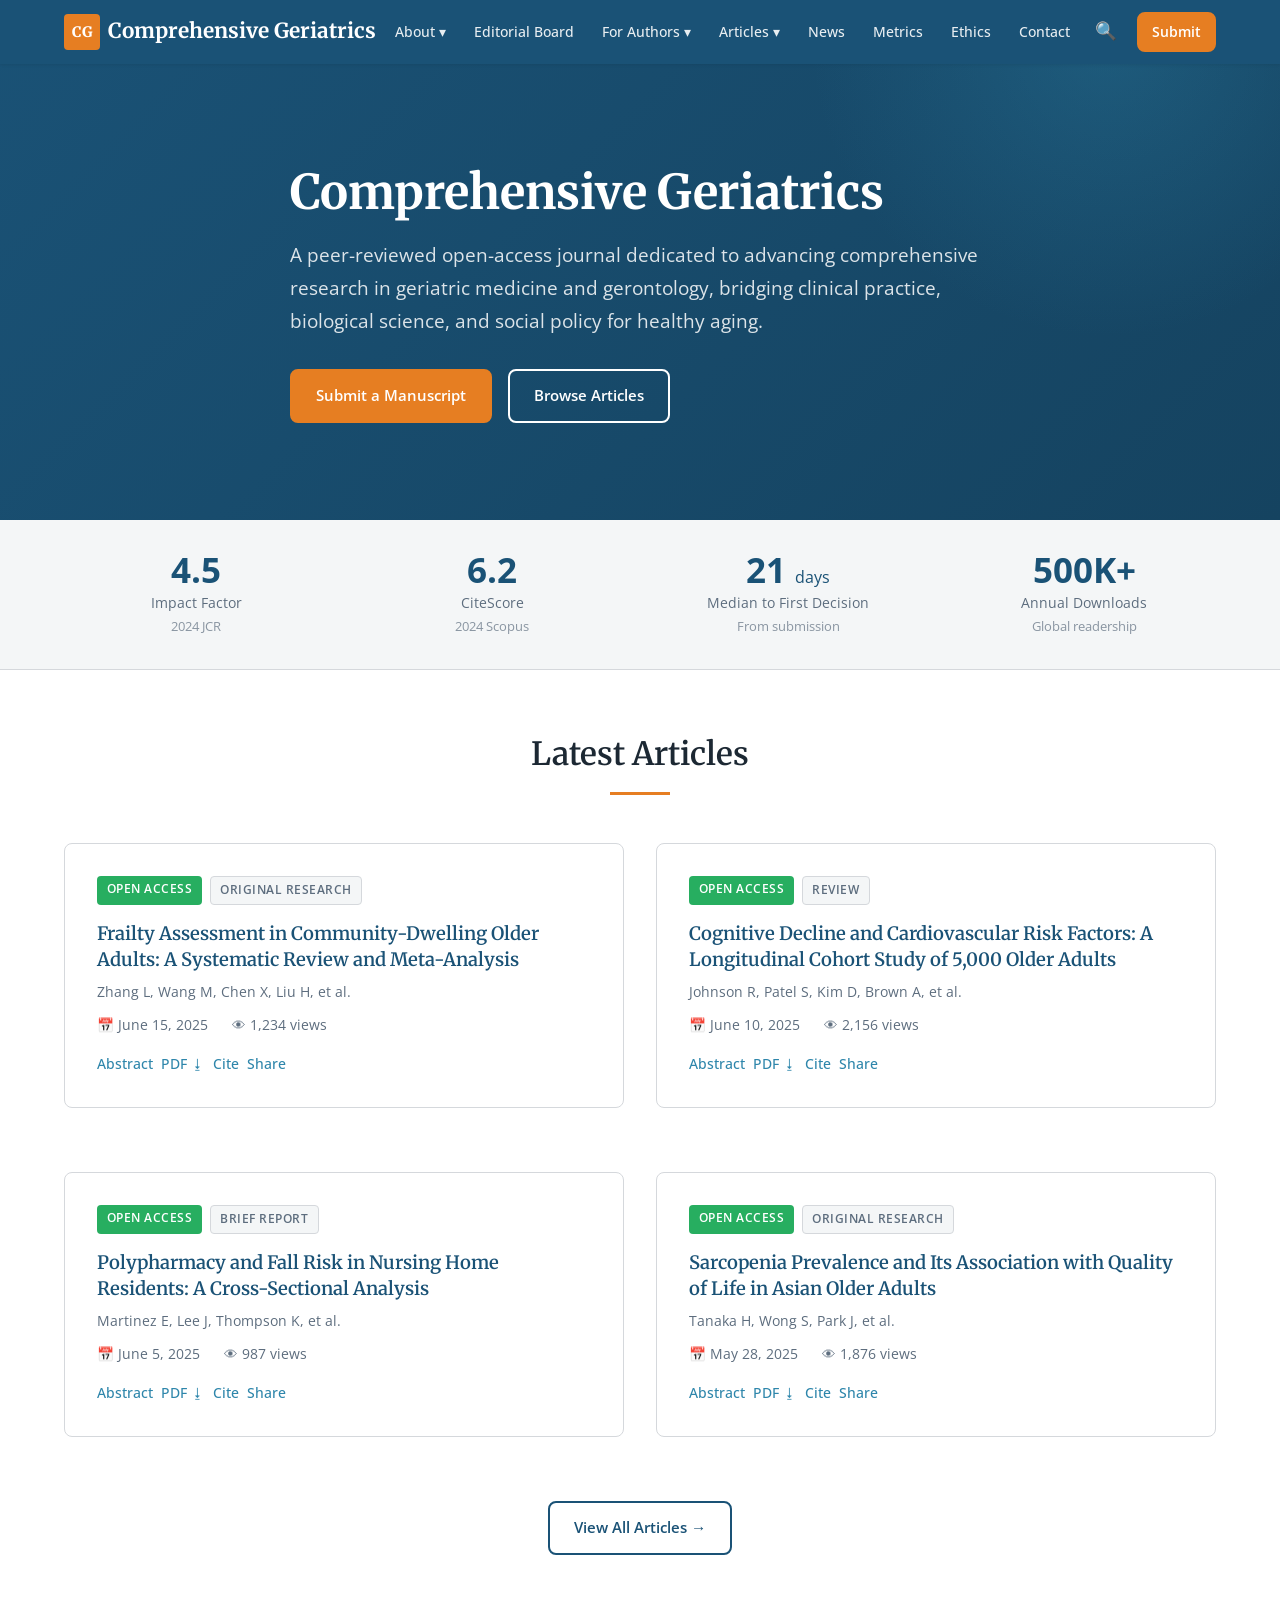
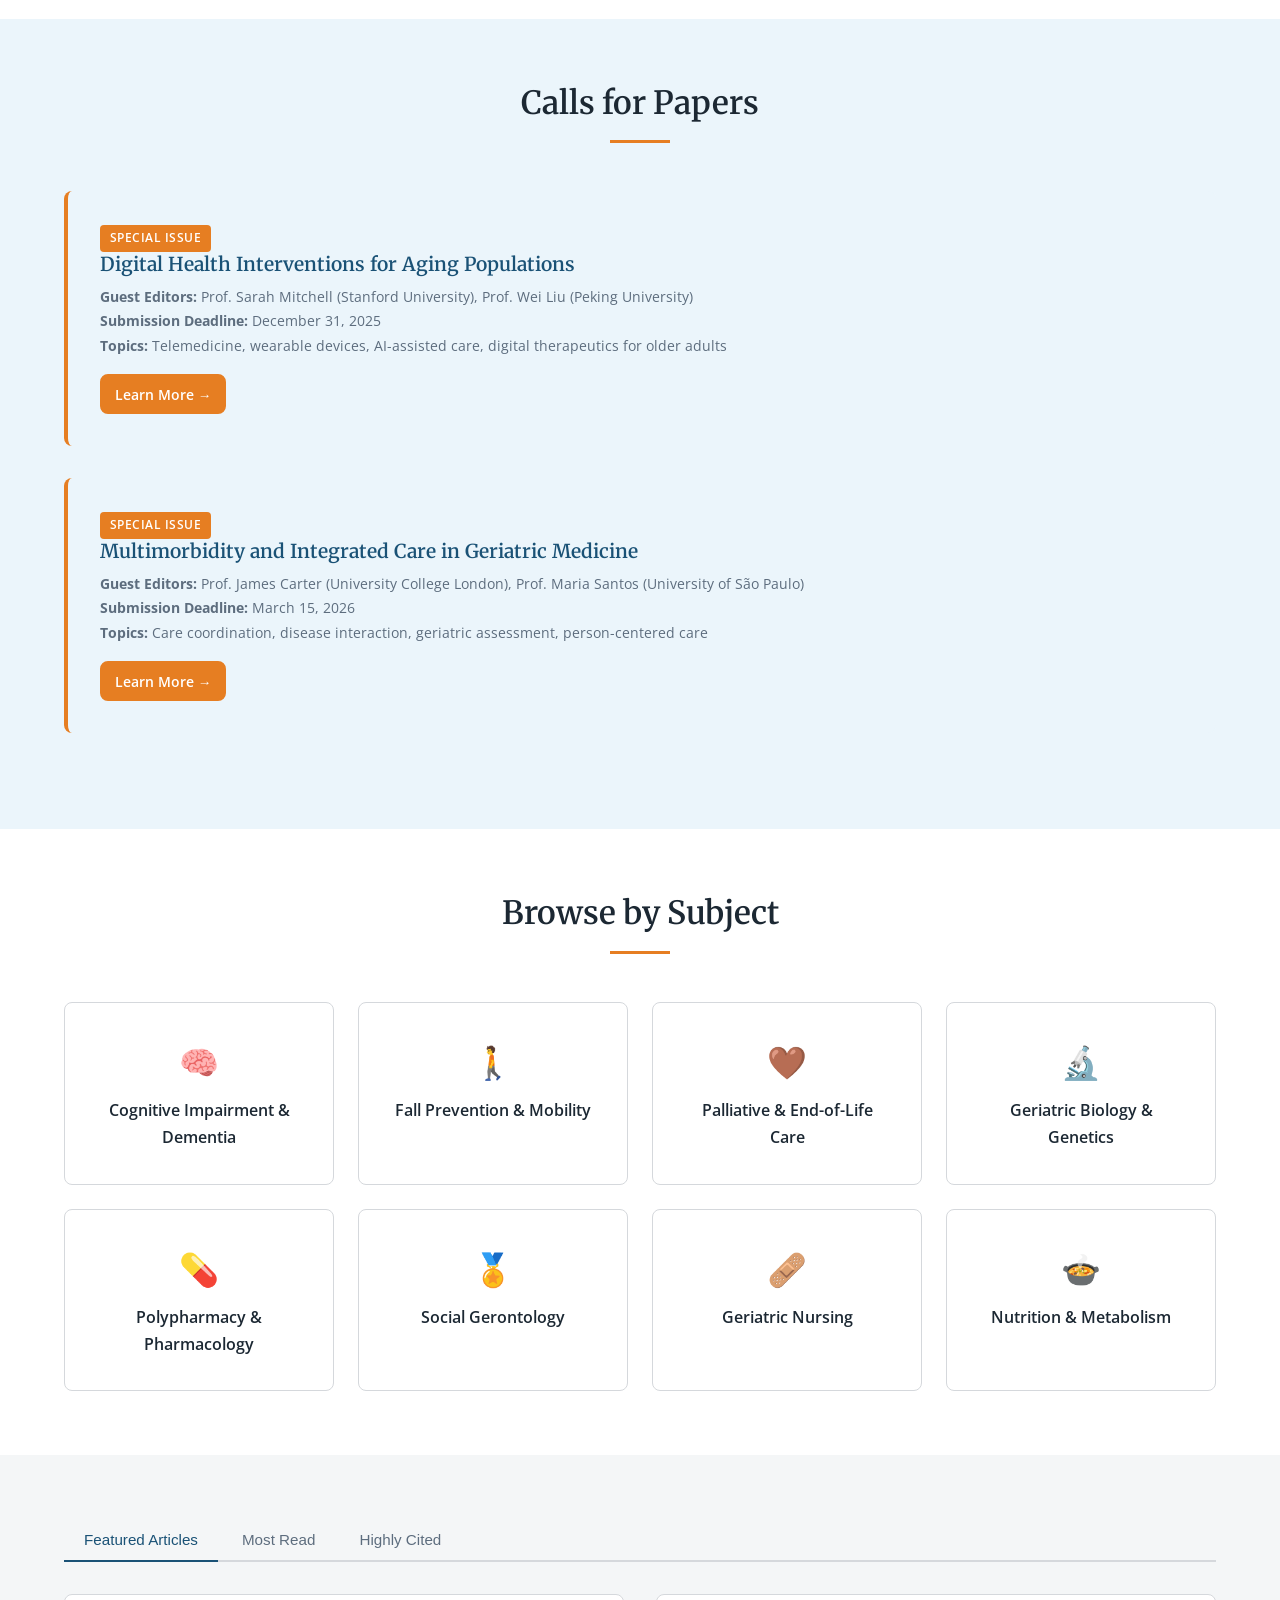
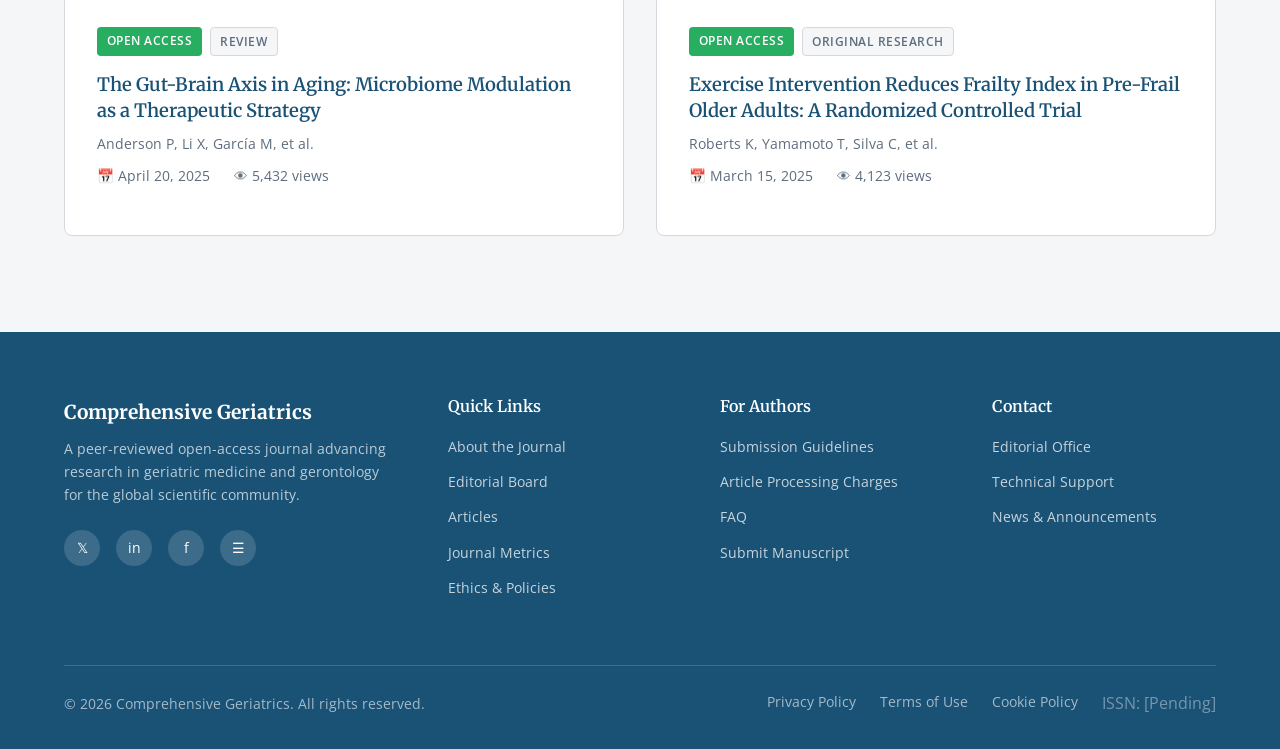
<file: index.html>
<!DOCTYPE html>
<html lang="en">
<head>
  <meta charset="UTF-8">
  <meta name="viewport" content="width=device-width, initial-scale=1.0">
  <title>Comprehensive Geriatrics | Peer-Reviewed Open Access Journal</title>
  <meta name="description" content="A peer-reviewed open-access journal dedicated to advancing comprehensive research in geriatric medicine and gerontology.">
  <link rel="preconnect" href="https://fonts.googleapis.com">
  <link href="https://fonts.googleapis.com/css2?family=Merriweather:wght@400;700&family=Open+Sans:wght@400;500;600;700&display=swap" rel="stylesheet">
  <link rel="stylesheet" href="css/style.css">
</head>
<body>

  <!-- Header -->
  <header class="header">
    <div class="header-inner">
      <a href="index.html" class="logo">
        <div class="logo-icon">CG</div>
        <span>Comprehensive Geriatrics</span>
      </a>

      <nav class="nav-main">
        <div class="has-dropdown">
          <a href="about.html">About &#9662;</a>
          <div class="dropdown">
            <a href="about.html#aims">Aims &amp; Scope</a>
            <a href="about.html#history">Journal History</a>
            <a href="about.html#open-access">Open Access Policy</a>
            <a href="about.html#peer-review">Peer Review</a>
          </div>
        </div>
        <a href="editorial-board.html">Editorial Board</a>
        <div class="has-dropdown">
          <a href="authors.html">For Authors &#9662;</a>
          <div class="dropdown">
            <a href="authors.html#guidelines">Submission Guidelines</a>
            <a href="authors.html#types">Article Types</a>
            <a href="authors.html#apc">Article Processing Charges</a>
            <a href="authors.html#faq">FAQ</a>
          </div>
        </div>
        <div class="has-dropdown">
          <a href="articles.html">Articles &#9662;</a>
          <div class="dropdown">
            <a href="articles.html">Latest Articles</a>
            <a href="articles.html">By Issue</a>
            <a href="articles.html">By Category</a>
            <a href="articles.html">Featured</a>
          </div>
        </div>
        <a href="news.html">News</a>
        <a href="metrics.html">Metrics</a>
        <a href="ethics.html">Ethics</a>
        <a href="contact.html">Contact</a>
      </nav>

      <div class="nav-actions">
        <button class="search-btn" aria-label="Search">&#128269;</button>
        <a href="authors.html" class="btn btn-primary btn-sm">Submit</a>
        <button class="mobile-toggle" aria-label="Menu">&#9776;</button>
      </div>
    </div>
  </header>

  <!-- Mobile Menu -->
  <div class="mobile-menu">
    <a href="about.html">About the Journal</a>
    <div class="submenu">
      <a href="about.html#aims">Aims &amp; Scope</a>
      <a href="about.html#history">Journal History</a>
    </div>
    <a href="editorial-board.html">Editorial Board</a>
    <a href="authors.html">For Authors</a>
    <div class="submenu">
      <a href="authors.html#guidelines">Submission Guidelines</a>
      <a href="authors.html#apc">Article Processing Charges</a>
    </div>
    <a href="articles.html">Articles</a>
    <a href="news.html">News &amp; Announcements</a>
    <a href="metrics.html">Journal Metrics</a>
    <a href="ethics.html">Publication Ethics</a>
    <a href="contact.html">Contact Us</a>
  </div>

  <!-- Hero Section -->
  <section class="hero">
    <div class="container hero-content">
      <h1>Comprehensive Geriatrics</h1>
      <p class="subtitle">
        A peer-reviewed open-access journal dedicated to advancing comprehensive research in 
        geriatric medicine and gerontology, bridging clinical practice, biological science, 
        and social policy for healthy aging.
      </p>
      <div class="hero-actions">
        <a href="authors.html" class="btn btn-primary">Submit a Manuscript</a>
        <a href="articles.html" class="btn btn-outline">Browse Articles</a>
      </div>
    </div>
  </section>

  <!-- Metrics Bar -->
  <section class="metrics-bar">
    <div class="container">
      <div class="metrics-grid">
        <div class="metric-item">
          <div class="number">4.5</div>
          <div class="label">Impact Factor</div>
          <div class="sub">2024 JCR</div>
        </div>
        <div class="metric-item">
          <div class="number">6.2</div>
          <div class="label">CiteScore</div>
          <div class="sub">2024 Scopus</div>
        </div>
        <div class="metric-item">
          <div class="number">21 <span style="font-size:1rem; font-weight:400;">days</span></div>
          <div class="label">Median to First Decision</div>
          <div class="sub">From submission</div>
        </div>
        <div class="metric-item">
          <div class="number">500K+</div>
          <div class="label">Annual Downloads</div>
          <div class="sub">Global readership</div>
        </div>
      </div>
    </div>
  </section>

  <!-- Latest Articles -->
  <section class="section">
    <div class="container">
      <h2 class="section-title">Latest Articles</h2>
      <div class="row" style="gap: var(--space-xl) 0;">
        <div class="col-6" style="padding: 0 var(--space-md); margin-bottom: var(--space-xl);">
          <article class="article-card">
            <div class="tags">
              <span class="tag tag-oa">Open Access</span>
              <span class="tag tag-type">Original Research</span>
            </div>
            <h4><a href="articles.html">Frailty Assessment in Community-Dwelling Older Adults: A Systematic Review and Meta-Analysis</a></h4>
            <p class="authors">Zhang L, Wang M, Chen X, Liu H, et al.</p>
            <div class="meta">
              <span>&#128197; June 15, 2025</span>
              <span>&#128065; 1,234 views</span>
            </div>
            <div class="actions">
              <a href="articles.html">Abstract</a>
              <a href="articles.html">PDF &#11123;</a>
              <a href="articles.html">Cite</a>
              <a href="articles.html">Share</a>
            </div>
          </article>
        </div>
        <div class="col-6" style="padding: 0 var(--space-md); margin-bottom: var(--space-xl);">
          <article class="article-card">
            <div class="tags">
              <span class="tag tag-oa">Open Access</span>
              <span class="tag tag-type">Review</span>
            </div>
            <h4><a href="articles.html">Cognitive Decline and Cardiovascular Risk Factors: A Longitudinal Cohort Study of 5,000 Older Adults</a></h4>
            <p class="authors">Johnson R, Patel S, Kim D, Brown A, et al.</p>
            <div class="meta">
              <span>&#128197; June 10, 2025</span>
              <span>&#128065; 2,156 views</span>
            </div>
            <div class="actions">
              <a href="articles.html">Abstract</a>
              <a href="articles.html">PDF &#11123;</a>
              <a href="articles.html">Cite</a>
              <a href="articles.html">Share</a>
            </div>
          </article>
        </div>
        <div class="col-6" style="padding: 0 var(--space-md); margin-bottom: var(--space-xl);">
          <article class="article-card">
            <div class="tags">
              <span class="tag tag-oa">Open Access</span>
              <span class="tag tag-type">Brief Report</span>
            </div>
            <h4><a href="articles.html">Polypharmacy and Fall Risk in Nursing Home Residents: A Cross-Sectional Analysis</a></h4>
            <p class="authors">Martinez E, Lee J, Thompson K, et al.</p>
            <div class="meta">
              <span>&#128197; June 5, 2025</span>
              <span>&#128065; 987 views</span>
            </div>
            <div class="actions">
              <a href="articles.html">Abstract</a>
              <a href="articles.html">PDF &#11123;</a>
              <a href="articles.html">Cite</a>
              <a href="articles.html">Share</a>
            </div>
          </article>
        </div>
        <div class="col-6" style="padding: 0 var(--space-md); margin-bottom: var(--space-xl);">
          <article class="article-card">
            <div class="tags">
              <span class="tag tag-oa">Open Access</span>
              <span class="tag tag-type">Original Research</span>
            </div>
            <h4><a href="articles.html">Sarcopenia Prevalence and Its Association with Quality of Life in Asian Older Adults</a></h4>
            <p class="authors">Tanaka H, Wong S, Park J, et al.</p>
            <div class="meta">
              <span>&#128197; May 28, 2025</span>
              <span>&#128065; 1,876 views</span>
            </div>
            <div class="actions">
              <a href="articles.html">Abstract</a>
              <a href="articles.html">PDF &#11123;</a>
              <a href="articles.html">Cite</a>
              <a href="articles.html">Share</a>
            </div>
          </article>
        </div>
      </div>
      <div class="text-center" style="margin-top: var(--space-xl);">
        <a href="articles.html" class="btn btn-outline-dark">View All Articles &#8594;</a>
      </div>
    </div>
  </section>

  <!-- Call for Papers -->
  <section class="section bg-blue-tint">
    <div class="container">
      <h2 class="section-title">Calls for Papers</h2>
      <div class="cfp-banner">
        <span class="tag tag-cfp">Special Issue</span>
        <h3 class="cfp-title">Digital Health Interventions for Aging Populations</h3>
        <p class="cfp-meta">
          <strong>Guest Editors:</strong> Prof. Sarah Mitchell (Stanford University), Prof. Wei Liu (Peking University)<br>
          <strong>Submission Deadline:</strong> December 31, 2025<br>
          <strong>Topics:</strong> Telemedicine, wearable devices, AI-assisted care, digital therapeutics for older adults
        </p>
        <div style="margin-top: var(--space-md);">
          <a href="news.html" class="btn btn-primary btn-sm">Learn More &#8594;</a>
        </div>
      </div>
      <div class="cfp-banner">
        <span class="tag tag-cfp">Special Issue</span>
        <h3 class="cfp-title">Multimorbidity and Integrated Care in Geriatric Medicine</h3>
        <p class="cfp-meta">
          <strong>Guest Editors:</strong> Prof. James Carter (University College London), Prof. Maria Santos (University of S&#227;o Paulo)<br>
          <strong>Submission Deadline:</strong> March 15, 2026<br>
          <strong>Topics:</strong> Care coordination, disease interaction, geriatric assessment, person-centered care
        </p>
        <div style="margin-top: var(--space-md);">
          <a href="news.html" class="btn btn-primary btn-sm">Learn More &#8594;</a>
        </div>
      </div>
    </div>
  </section>

  <!-- Subject Categories -->
  <section class="section">
    <div class="container">
      <h2 class="section-title">Browse by Subject</h2>
      <div class="category-grid">
        <a href="articles.html" class="category-item">
          <div class="icon">&#129504;</div>
          <div class="name">Cognitive Impairment &amp; Dementia</div>
        </a>
        <a href="articles.html" class="category-item">
          <div class="icon">&#128694;</div>
          <div class="name">Fall Prevention &amp; Mobility</div>
        </a>
        <a href="articles.html" class="category-item">
          <div class="icon">&#129294;</div>
          <div class="name">Palliative &amp; End-of-Life Care</div>
        </a>
        <a href="articles.html" class="category-item">
          <div class="icon">&#128300;</div>
          <div class="name">Geriatric Biology &amp; Genetics</div>
        </a>
        <a href="articles.html" class="category-item">
          <div class="icon">&#128138;</div>
          <div class="name">Polypharmacy &amp; Pharmacology</div>
        </a>
        <a href="articles.html" class="category-item">
          <div class="icon">&#127941;</div>
          <div class="name">Social Gerontology</div>
        </a>
        <a href="articles.html" class="category-item">
          <div class="icon">&#129657;</div>
          <div class="name">Geriatric Nursing</div>
        </a>
        <a href="articles.html" class="category-item">
          <div class="icon">&#127858;</div>
          <div class="name">Nutrition &amp; Metabolism</div>
        </a>
      </div>
    </div>
  </section>

  <!-- Featured / Most Read -->
  <section class="section bg-light">
    <div class="container">
      <div class="tabs">
        <button class="tab-btn active" data-target="featured">Featured Articles</button>
        <button class="tab-btn" data-target="most-read">Most Read</button>
        <button class="tab-btn" data-target="highly-cited">Highly Cited</button>
      </div>

      <div id="featured" class="tab-pane">
        <div class="row" style="gap: var(--space-xl) 0;">
          <div class="col-6" style="padding: 0 var(--space-md); margin-bottom: var(--space-xl);">
            <article class="article-card">
              <div class="tags"><span class="tag tag-oa">Open Access</span><span class="tag tag-type">Review</span></div>
              <h4><a href="articles.html">The Gut-Brain Axis in Aging: Microbiome Modulation as a Therapeutic Strategy</a></h4>
              <p class="authors">Anderson P, Li X, Garc&#237;a M, et al.</p>
              <div class="meta"><span>&#128197; April 20, 2025</span><span>&#128065; 5,432 views</span></div>
            </article>
          </div>
          <div class="col-6" style="padding: 0 var(--space-md); margin-bottom: var(--space-xl);">
            <article class="article-card">
              <div class="tags"><span class="tag tag-oa">Open Access</span><span class="tag tag-type">Original Research</span></div>
              <h4><a href="articles.html">Exercise Intervention Reduces Frailty Index in Pre-Frail Older Adults: A Randomized Controlled Trial</a></h4>
              <p class="authors">Roberts K, Yamamoto T, Silva C, et al.</p>
              <div class="meta"><span>&#128197; March 15, 2025</span><span>&#128065; 4,123 views</span></div>
            </article>
          </div>
        </div>
      </div>

      <div id="most-read" class="tab-pane" style="display: none;">
        <div class="row" style="gap: var(--space-xl) 0;">
          <div class="col-6" style="padding: 0 var(--space-md); margin-bottom: var(--space-xl);">
            <article class="article-card">
              <div class="tags"><span class="tag tag-oa">Open Access</span><span class="tag tag-type">Original Research</span></div>
              <h4><a href="articles.html">Cognitive Decline and Cardiovascular Risk Factors: A Longitudinal Cohort Study</a></h4>
              <p class="authors">Johnson R, Patel S, Kim D, et al.</p>
              <div class="meta"><span>&#128197; June 10, 2025</span><span>&#128065; 2,156 views</span></div>
            </article>
          </div>
          <div class="col-6" style="padding: 0 var(--space-md); margin-bottom: var(--space-xl);">
            <article class="article-card">
              <div class="tags"><span class="tag tag-oa">Open Access</span><span class="tag tag-type">Review</span></div>
              <h4><a href="articles.html">The Gut-Brain Axis in Aging: Microbiome Modulation as a Therapeutic Strategy</a></h4>
              <p class="authors">Anderson P, Li X, Garc&#237;a M, et al.</p>
              <div class="meta"><span>&#128197; April 20, 2025</span><span>&#128065; 5,432 views</span></div>
            </article>
          </div>
        </div>
      </div>

      <div id="highly-cited" class="tab-pane" style="display: none;">
        <div class="row" style="gap: var(--space-xl) 0;">
          <div class="col-6" style="padding: 0 var(--space-md); margin-bottom: var(--space-xl);">
            <article class="article-card">
              <div class="tags"><span class="tag tag-oa">Open Access</span><span class="tag tag-type">Review</span></div>
              <h4><a href="articles.html">Inflammaging: The Role of Chronic Inflammation in Age-Related Diseases</a></h4>
              <p class="authors">Franceschi C, Garagnani P, et al. (Invited Review)</p>
              <div class="meta"><span>&#128197; January 15, 2025</span><span>&#128220; 89 citations</span></div>
            </article>
          </div>
          <div class="col-6" style="padding: 0 var(--space-md); margin-bottom: var(--space-xl);">
            <article class="article-card">
              <div class="tags"><span class="tag tag-oa">Open Access</span><span class="tag tag-type">Original Research</span></div>
              <h4><a href="articles.html">Social Isolation and Mortality Risk in Older Adults: A Meta-Analysis of 50 Studies</a></h4>
              <p class="authors">Holt-Lunstad J, Smith T, Baker M, et al.</p>
              <div class="meta"><span>&#128197; February 1, 2025</span><span>&#128220; 67 citations</span></div>
            </article>
          </div>
        </div>
      </div>
    </div>
  </section>

  <!-- Footer -->
  <footer class="footer">
    <div class="container">
      <div class="footer-grid">
        <div class="footer-col">
          <div class="footer-brand">Comprehensive Geriatrics</div>
          <p class="footer-desc">
            A peer-reviewed open-access journal advancing research in geriatric medicine 
            and gerontology for the global scientific community.
          </p>
          <div class="social-links" style="margin-top: var(--space-lg);">
            <a href="#" aria-label="Twitter">&#120143;</a>
            <a href="#" aria-label="LinkedIn">in</a>
            <a href="#" aria-label="Facebook">f</a>
            <a href="#" aria-label="RSS">&#9776;</a>
          </div>
        </div>
        <div class="footer-col">
          <h4>Quick Links</h4>
          <ul>
            <li><a href="about.html">About the Journal</a></li>
            <li><a href="editorial-board.html">Editorial Board</a></li>
            <li><a href="articles.html">Articles</a></li>
            <li><a href="metrics.html">Journal Metrics</a></li>
            <li><a href="ethics.html">Ethics &amp; Policies</a></li>
          </ul>
        </div>
        <div class="footer-col">
          <h4>For Authors</h4>
          <ul>
            <li><a href="authors.html">Submission Guidelines</a></li>
            <li><a href="authors.html#apc">Article Processing Charges</a></li>
            <li><a href="authors.html#faq">FAQ</a></li>
            <li><a href="authors.html">Submit Manuscript</a></li>
          </ul>
        </div>
        <div class="footer-col">
          <h4>Contact</h4>
          <ul>
            <li><a href="contact.html">Editorial Office</a></li>
            <li><a href="contact.html">Technical Support</a></li>
            <li><a href="news.html">News &amp; Announcements</a></li>
          </ul>
        </div>
      </div>
      <div class="footer-bottom">
        <p>&copy; <span class="current-year">2025</span> Comprehensive Geriatrics. All rights reserved.</p>
        <div class="footer-bottom-links">
          <a href="#">Privacy Policy</a>
          <a href="#">Terms of Use</a>
          <a href="#">Cookie Policy</a>
          <span style="color: rgba(255,255,255,0.4);">ISSN: [Pending]</span>
        </div>
      </div>
    </div>
  </footer>

  <button class="back-to-top" aria-label="Back to top">&#9650;</button>

  <script src="js/main.js"></script>
</body>
</html>
</file>
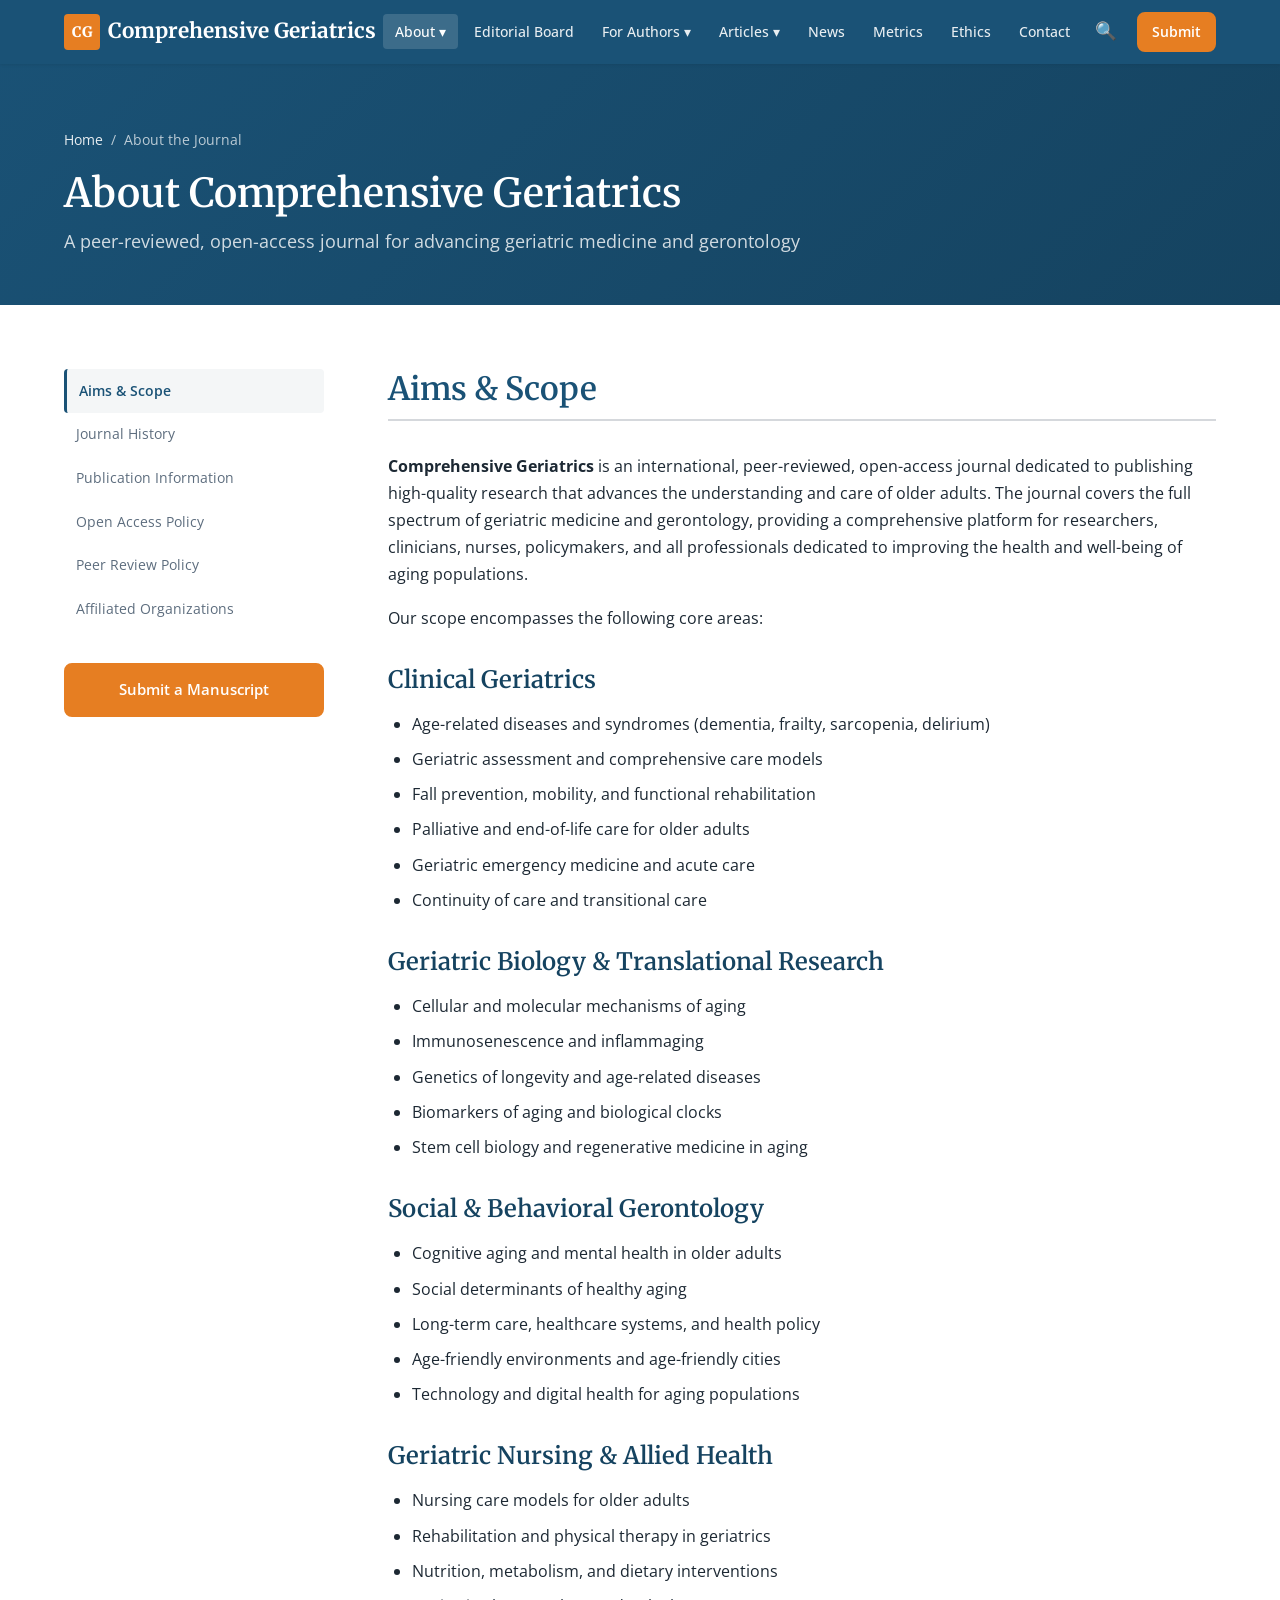
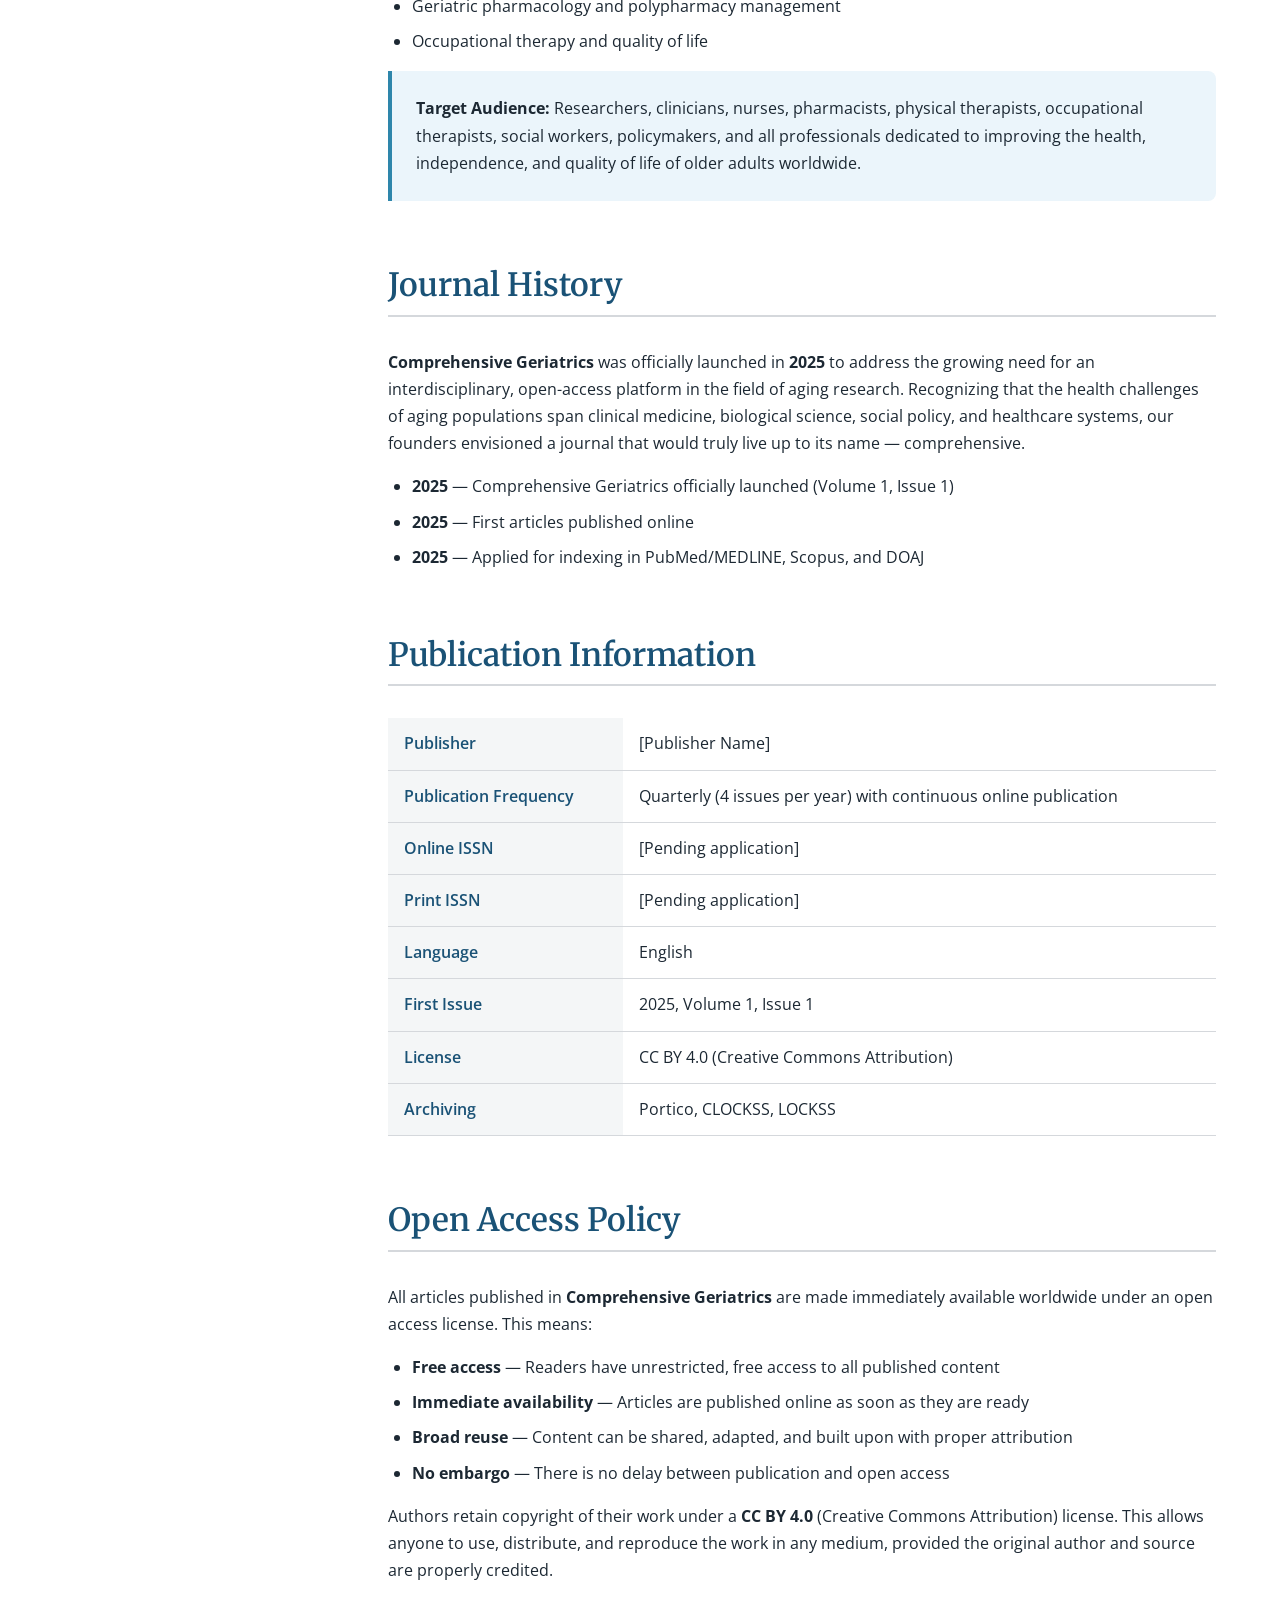
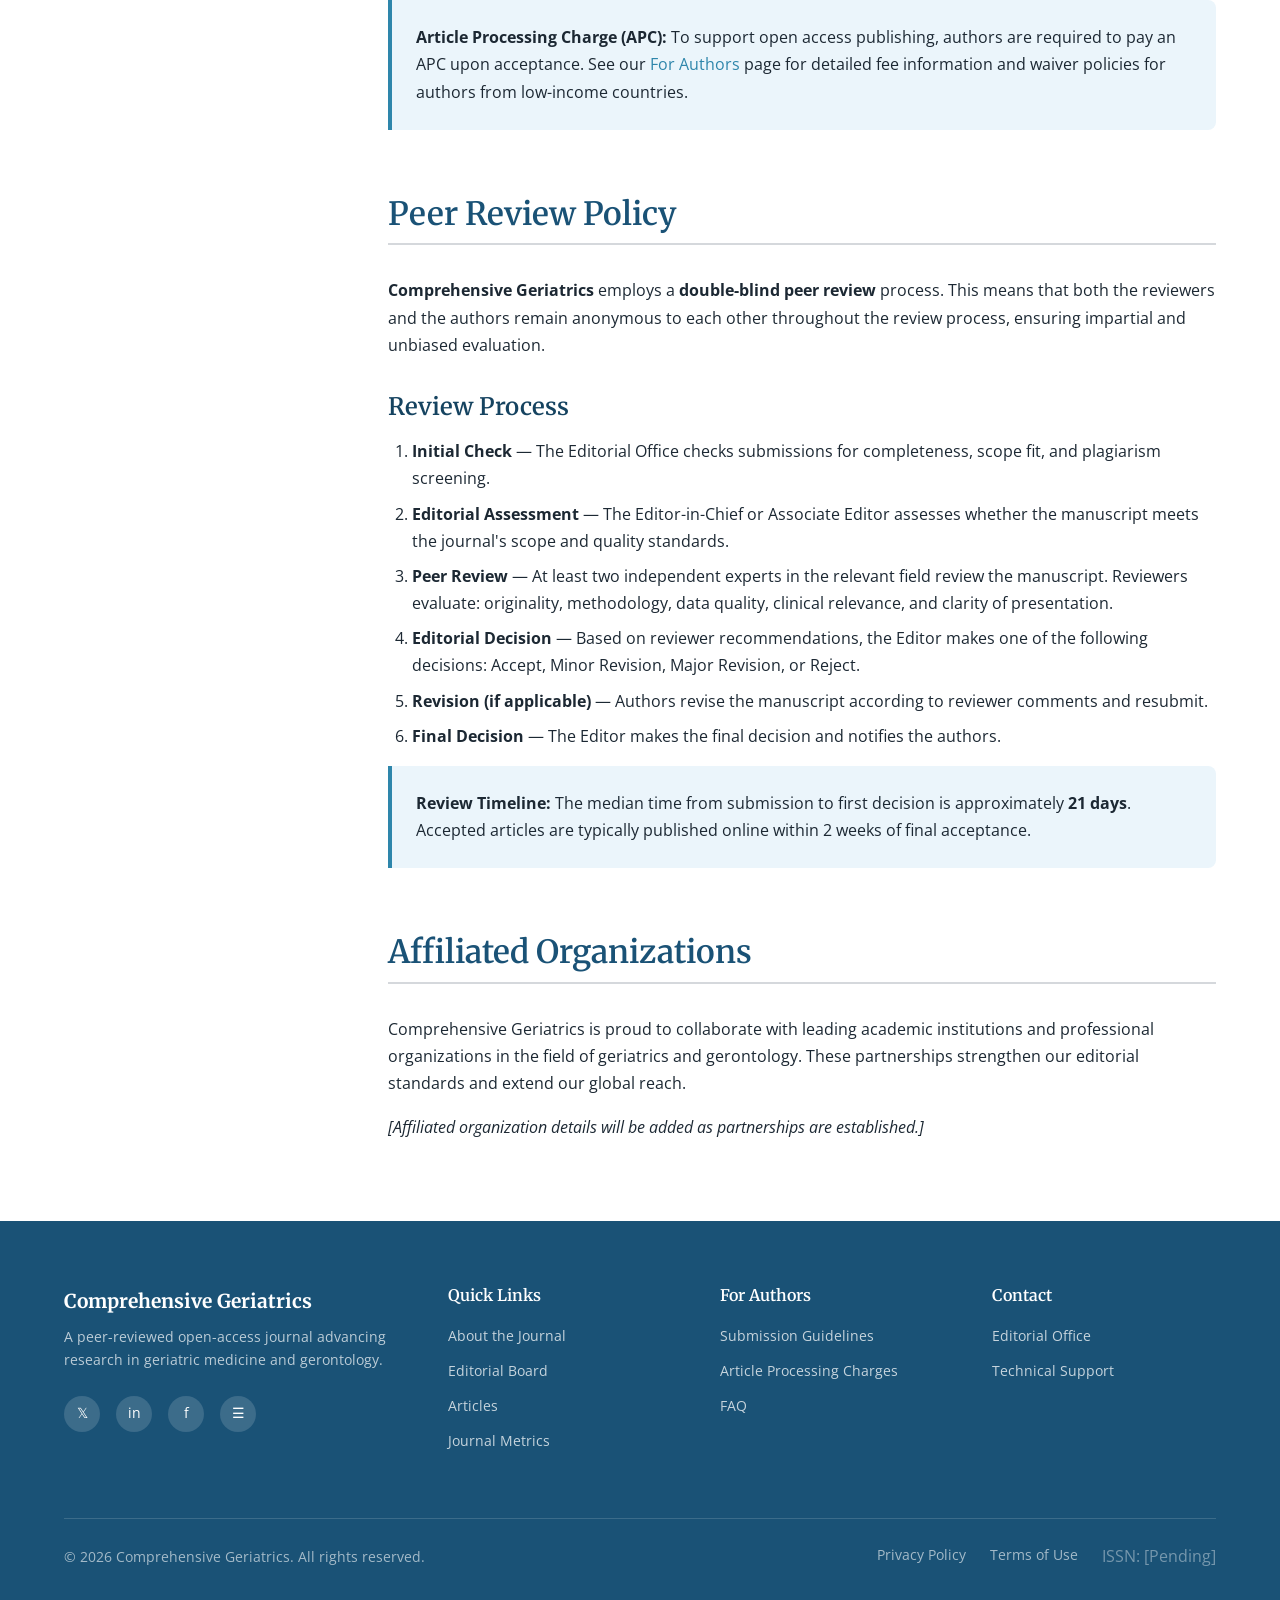
<file: about.html>
<!DOCTYPE html>
<html lang="en">
<head>
  <meta charset="UTF-8">
  <meta name="viewport" content="width=device-width, initial-scale=1.0">
  <title>About the Journal | Comprehensive Geriatrics</title>
  <meta name="description" content="Learn about Comprehensive Geriatrics - aims, scope, open access policy, and peer review process.">
  <link rel="preconnect" href="https://fonts.googleapis.com">
  <link href="https://fonts.googleapis.com/css2?family=Merriweather:wght@400;700&family=Open+Sans:wght@400;500;600;700&display=swap" rel="stylesheet">
  <link rel="stylesheet" href="css/style.css">
</head>
<body>

  <!-- Header -->
  <header class="header">
    <div class="header-inner">
      <a href="index.html" class="logo">
        <div class="logo-icon">CG</div>
        <span>Comprehensive Geriatrics</span>
      </a>
      <nav class="nav-main">
        <div class="has-dropdown">
          <a href="about.html" class="active">About &#9662;</a>
          <div class="dropdown">
            <a href="about.html#aims">Aims &amp; Scope</a>
            <a href="about.html#history">Journal History</a>
            <a href="about.html#open-access">Open Access Policy</a>
            <a href="about.html#peer-review">Peer Review</a>
          </div>
        </div>
        <a href="editorial-board.html">Editorial Board</a>
        <div class="has-dropdown">
          <a href="authors.html">For Authors &#9662;</a>
          <div class="dropdown">
            <a href="authors.html#guidelines">Submission Guidelines</a>
            <a href="authors.html#types">Article Types</a>
            <a href="authors.html#apc">Article Processing Charges</a>
          </div>
        </div>
        <div class="has-dropdown">
          <a href="articles.html">Articles &#9662;</a>
          <div class="dropdown">
            <a href="articles.html">Latest Articles</a>
            <a href="articles.html">By Issue</a>
            <a href="articles.html">By Category</a>
          </div>
        </div>
        <a href="news.html">News</a>
        <a href="metrics.html">Metrics</a>
        <a href="ethics.html">Ethics</a>
        <a href="contact.html">Contact</a>
      </nav>
      <div class="nav-actions">
        <button class="search-btn" aria-label="Search">&#128269;</button>
        <a href="authors.html" class="btn btn-primary btn-sm">Submit</a>
        <button class="mobile-toggle" aria-label="Menu">&#9776;</button>
      </div>
    </div>
  </header>

  <div class="mobile-menu">
    <a href="about.html">About the Journal</a>
    <a href="editorial-board.html">Editorial Board</a>
    <a href="authors.html">For Authors</a>
    <a href="articles.html">Articles</a>
    <a href="news.html">News &amp; Announcements</a>
    <a href="metrics.html">Journal Metrics</a>
    <a href="ethics.html">Publication Ethics</a>
    <a href="contact.html">Contact Us</a>
  </div>

  <!-- Page Header -->
  <section class="page-header">
    <div class="container page-header-content">
      <nav class="breadcrumb">
        <a href="index.html">Home</a>
        <span>/</span>
        <span>About the Journal</span>
      </nav>
      <h1>About Comprehensive Geriatrics</h1>
      <p>A peer-reviewed, open-access journal for advancing geriatric medicine and gerontology</p>
    </div>
  </section>

  <!-- Main Content -->
  <main class="section">
    <div class="container">
      <div class="sidebar-layout">
        <!-- Sidebar -->
        <aside class="sidebar">
          <nav>
            <ul class="sidebar-nav">
              <li><a href="#aims" class="active">Aims &amp; Scope</a></li>
              <li><a href="#history">Journal History</a></li>
              <li><a href="#publication">Publication Information</a></li>
              <li><a href="#open-access">Open Access Policy</a></li>
              <li><a href="#peer-review">Peer Review Policy</a></li>
              <li><a href="#affiliations">Affiliated Organizations</a></li>
            </ul>
          </nav>
          <div style="margin-top: var(--space-xl);">
            <a href="authors.html" class="btn btn-primary" style="width: 100%;">Submit a Manuscript</a>
          </div>
        </aside>

        <!-- Content -->
        <div class="content">
          <section id="aims" class="content-section">
            <h2>Aims &amp; Scope</h2>
            <p>
              <strong>Comprehensive Geriatrics</strong> is an international, peer-reviewed, open-access journal 
              dedicated to publishing high-quality research that advances the understanding and care of older adults. 
              The journal covers the full spectrum of geriatric medicine and gerontology, providing a comprehensive 
              platform for researchers, clinicians, nurses, policymakers, and all professionals dedicated to improving 
              the health and well-being of aging populations.
            </p>
            <p>Our scope encompasses the following core areas:</p>

            <h3>Clinical Geriatrics</h3>
            <ul>
              <li>Age-related diseases and syndromes (dementia, frailty, sarcopenia, delirium)</li>
              <li>Geriatric assessment and comprehensive care models</li>
              <li>Fall prevention, mobility, and functional rehabilitation</li>
              <li>Palliative and end-of-life care for older adults</li>
              <li>Geriatric emergency medicine and acute care</li>
              <li>Continuity of care and transitional care</li>
            </ul>

            <h3>Geriatric Biology &amp; Translational Research</h3>
            <ul>
              <li>Cellular and molecular mechanisms of aging</li>
              <li>Immunosenescence and inflammaging</li>
              <li>Genetics of longevity and age-related diseases</li>
              <li>Biomarkers of aging and biological clocks</li>
              <li>Stem cell biology and regenerative medicine in aging</li>
            </ul>

            <h3>Social &amp; Behavioral Gerontology</h3>
            <ul>
              <li>Cognitive aging and mental health in older adults</li>
              <li>Social determinants of healthy aging</li>
              <li>Long-term care, healthcare systems, and health policy</li>
              <li>Age-friendly environments and age-friendly cities</li>
              <li>Technology and digital health for aging populations</li>
            </ul>

            <h3>Geriatric Nursing &amp; Allied Health</h3>
            <ul>
              <li>Nursing care models for older adults</li>
              <li>Rehabilitation and physical therapy in geriatrics</li>
              <li>Nutrition, metabolism, and dietary interventions</li>
              <li>Geriatric pharmacology and polypharmacy management</li>
              <li>Occupational therapy and quality of life</li>
            </ul>

            <div class="info-box">
              <p><strong>Target Audience:</strong> Researchers, clinicians, nurses, pharmacists, physical therapists, 
              occupational therapists, social workers, policymakers, and all professionals dedicated to improving 
              the health, independence, and quality of life of older adults worldwide.</p>
            </div>
          </section>

          <section id="history" class="content-section">
            <h2>Journal History</h2>
            <p>
              <strong>Comprehensive Geriatrics</strong> was officially launched in <strong>2025</strong> to address 
              the growing need for an interdisciplinary, open-access platform in the field of aging research. 
              Recognizing that the health challenges of aging populations span clinical medicine, biological science, 
              social policy, and healthcare systems, our founders envisioned a journal that would truly live up 
              to its name &mdash; comprehensive.
            </p>
            <ul>
              <li><strong>2025</strong> &mdash; Comprehensive Geriatrics officially launched (Volume 1, Issue 1)</li>
              <li><strong>2025</strong> &mdash; First articles published online</li>
              <li><strong>2025</strong> &mdash; Applied for indexing in PubMed/MEDLINE, Scopus, and DOAJ</li>
            </ul>
          </section>

          <section id="publication" class="content-section">
            <h2>Publication Information</h2>
            <table class="data-table">
              <tr>
                <th>Publisher</th>
                <td>[Publisher Name]</td>
              </tr>
              <tr>
                <th>Publication Frequency</th>
                <td>Quarterly (4 issues per year) with continuous online publication</td>
              </tr>
              <tr>
                <th>Online ISSN</th>
                <td>[Pending application]</td>
              </tr>
              <tr>
                <th>Print ISSN</th>
                <td>[Pending application]</td>
              </tr>
              <tr>
                <th>Language</th>
                <td>English</td>
              </tr>
              <tr>
                <th>First Issue</th>
                <td>2025, Volume 1, Issue 1</td>
              </tr>
              <tr>
                <th>License</th>
                <td>CC BY 4.0 (Creative Commons Attribution)</td>
              </tr>
              <tr>
                <th>Archiving</th>
                <td>Portico, CLOCKSS, LOCKSS</td>
              </tr>
            </table>
          </section>

          <section id="open-access" class="content-section">
            <h2>Open Access Policy</h2>
            <p>
              All articles published in <strong>Comprehensive Geriatrics</strong> are made immediately available 
              worldwide under an open access license. This means:
            </p>
            <ul>
              <li><strong>Free access</strong> &mdash; Readers have unrestricted, free access to all published content</li>
              <li><strong>Immediate availability</strong> &mdash; Articles are published online as soon as they are ready</li>
              <li><strong>Broad reuse</strong> &mdash; Content can be shared, adapted, and built upon with proper attribution</li>
              <li><strong>No embargo</strong> &mdash; There is no delay between publication and open access</li>
            </ul>
            <p>
              Authors retain copyright of their work under a <strong>CC BY 4.0</strong> (Creative Commons Attribution) 
              license. This allows anyone to use, distribute, and reproduce the work in any medium, provided the 
              original author and source are properly credited.
            </p>
            <div class="info-box">
              <p><strong>Article Processing Charge (APC):</strong> To support open access publishing, authors are 
              required to pay an APC upon acceptance. See our <a href="authors.html#apc">For Authors</a> page 
              for detailed fee information and waiver policies for authors from low-income countries.</p>
            </div>
          </section>

          <section id="peer-review" class="content-section">
            <h2>Peer Review Policy</h2>
            <p>
              <strong>Comprehensive Geriatrics</strong> employs a <strong>double-blind peer review</strong> process. 
              This means that both the reviewers and the authors remain anonymous to each other throughout the 
              review process, ensuring impartial and unbiased evaluation.
            </p>
            <h3>Review Process</h3>
            <ol>
              <li><strong>Initial Check</strong> &mdash; The Editorial Office checks submissions for completeness, 
              scope fit, and plagiarism screening.</li>
              <li><strong>Editorial Assessment</strong> &mdash; The Editor-in-Chief or Associate Editor assesses 
              whether the manuscript meets the journal's scope and quality standards.</li>
              <li><strong>Peer Review</strong> &mdash; At least two independent experts in the relevant field review 
              the manuscript. Reviewers evaluate: originality, methodology, data quality, clinical relevance, and 
              clarity of presentation.</li>
              <li><strong>Editorial Decision</strong> &mdash; Based on reviewer recommendations, the Editor makes one 
              of the following decisions: Accept, Minor Revision, Major Revision, or Reject.</li>
              <li><strong>Revision (if applicable)</strong> &mdash; Authors revise the manuscript according to 
              reviewer comments and resubmit.</li>
              <li><strong>Final Decision</strong> &mdash; The Editor makes the final decision and notifies the authors.</li>
            </ol>
            <div class="info-box">
              <p><strong>Review Timeline:</strong> The median time from submission to first decision is approximately 
              <strong>21 days</strong>. Accepted articles are typically published online within 2 weeks of final acceptance.</p>
            </div>
          </section>

          <section id="affiliations" class="content-section">
            <h2>Affiliated Organizations</h2>
            <p>
              Comprehensive Geriatrics is proud to collaborate with leading academic institutions and professional 
              organizations in the field of geriatrics and gerontology. These partnerships strengthen our editorial 
              standards and extend our global reach.
            </p>
            <p><em>[Affiliated organization details will be added as partnerships are established.]</em></p>
          </section>
        </div>
      </div>
    </div>
  </main>

  <!-- Footer -->
  <footer class="footer">
    <div class="container">
      <div class="footer-grid">
        <div class="footer-col">
          <div class="footer-brand">Comprehensive Geriatrics</div>
          <p class="footer-desc">A peer-reviewed open-access journal advancing research in geriatric medicine and gerontology.</p>
          <div class="social-links" style="margin-top: var(--space-lg);">
            <a href="#" aria-label="Twitter">&#120143;</a>
            <a href="#" aria-label="LinkedIn">in</a>
            <a href="#" aria-label="Facebook">f</a>
            <a href="#" aria-label="RSS">&#9776;</a>
          </div>
        </div>
        <div class="footer-col">
          <h4>Quick Links</h4>
          <ul>
            <li><a href="about.html">About the Journal</a></li>
            <li><a href="editorial-board.html">Editorial Board</a></li>
            <li><a href="articles.html">Articles</a></li>
            <li><a href="metrics.html">Journal Metrics</a></li>
          </ul>
        </div>
        <div class="footer-col">
          <h4>For Authors</h4>
          <ul>
            <li><a href="authors.html">Submission Guidelines</a></li>
            <li><a href="authors.html#apc">Article Processing Charges</a></li>
            <li><a href="authors.html#faq">FAQ</a></li>
          </ul>
        </div>
        <div class="footer-col">
          <h4>Contact</h4>
          <ul>
            <li><a href="contact.html">Editorial Office</a></li>
            <li><a href="contact.html">Technical Support</a></li>
          </ul>
        </div>
      </div>
      <div class="footer-bottom">
        <p>&copy; <span class="current-year">2025</span> Comprehensive Geriatrics. All rights reserved.</p>
        <div class="footer-bottom-links">
          <a href="#">Privacy Policy</a>
          <a href="#">Terms of Use</a>
          <span style="color: rgba(255,255,255,0.4);">ISSN: [Pending]</span>
        </div>
      </div>
    </div>
  </footer>

  <button class="back-to-top" aria-label="Back to top">&#9650;</button>
  <script src="js/main.js"></script>
</body>
</html>
</file>
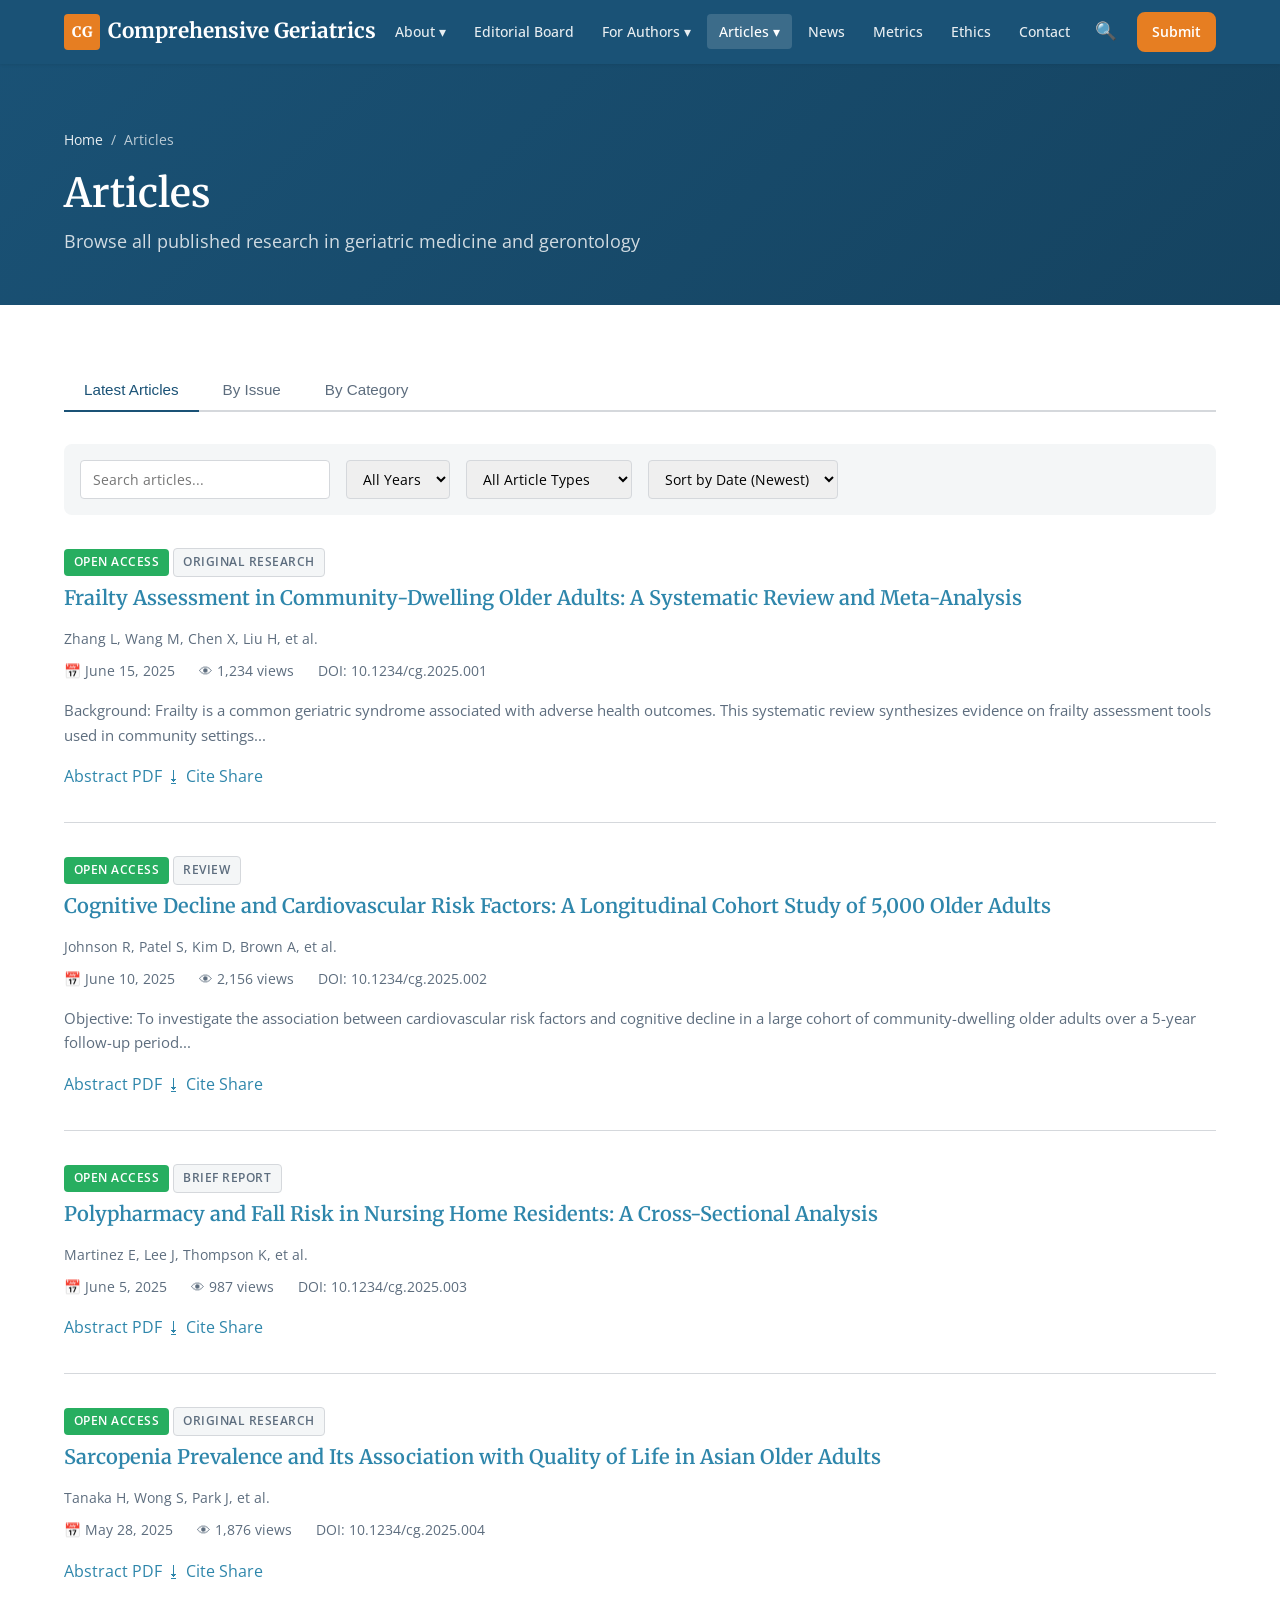
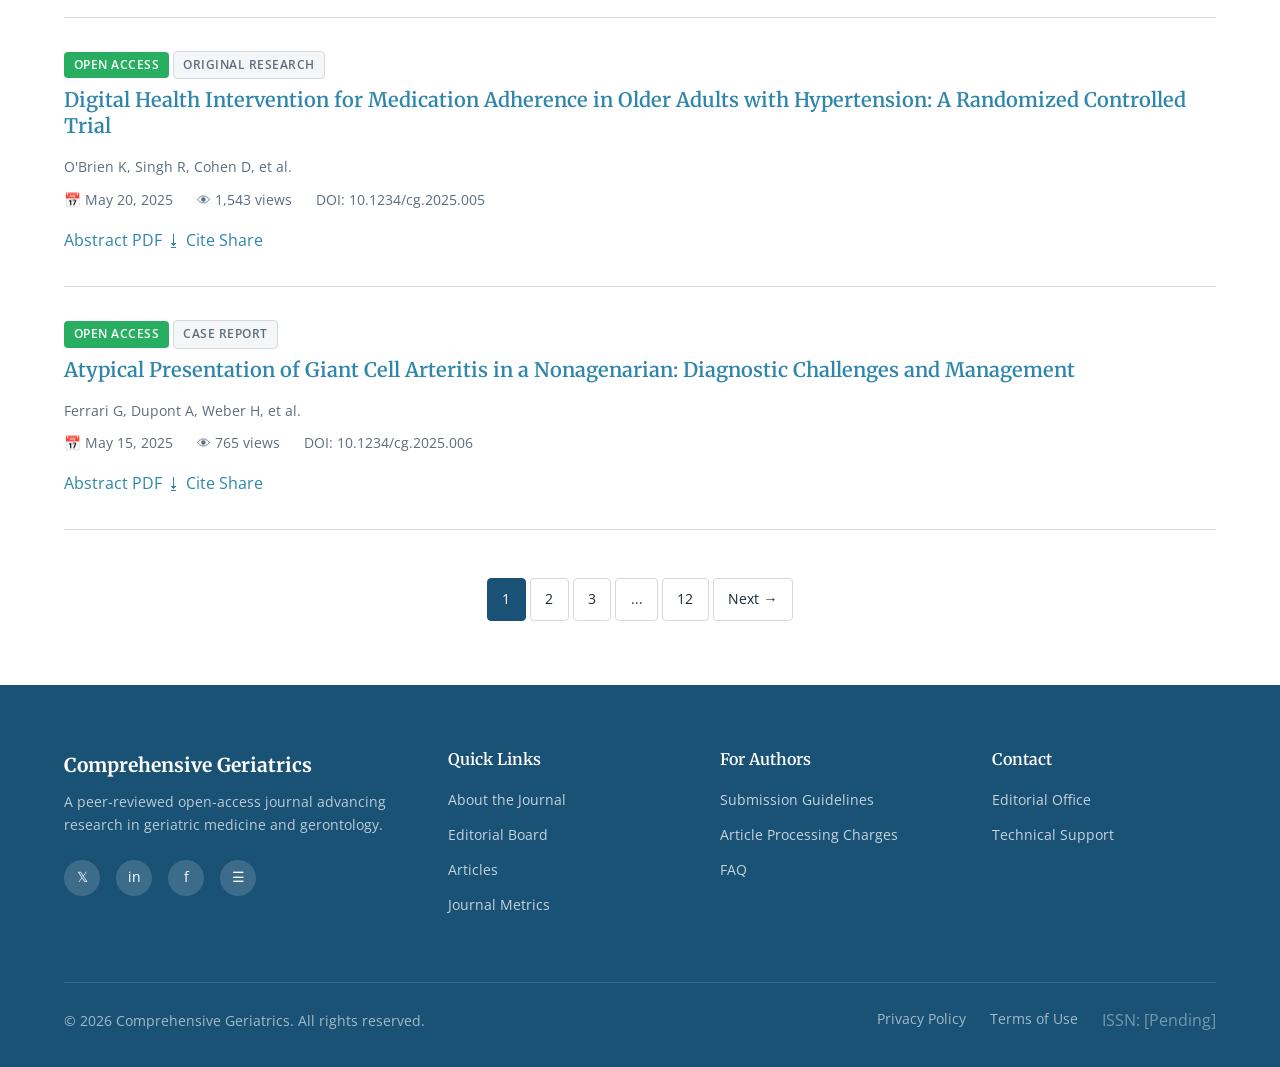
<file: articles.html>
<!DOCTYPE html>
<html lang="en">
<head>
  <meta charset="UTF-8">
  <meta name="viewport" content="width=device-width, initial-scale=1.0">
  <title>Articles | Comprehensive Geriatrics</title>
  <meta name="description" content="Browse the latest articles published in Comprehensive Geriatrics - open access research in geriatric medicine and gerontology.">
  <link rel="preconnect" href="https://fonts.googleapis.com">
  <link href="https://fonts.googleapis.com/css2?family=Merriweather:wght@400;700&family=Open+Sans:wght@400;500;600;700&display=swap" rel="stylesheet">
  <link rel="stylesheet" href="css/style.css">
</head>
<body>

  <!-- Header -->
  <header class="header">
    <div class="header-inner">
      <a href="index.html" class="logo">
        <div class="logo-icon">CG</div>
        <span>Comprehensive Geriatrics</span>
      </a>
      <nav class="nav-main">
        <div class="has-dropdown">
          <a href="about.html">About &#9662;</a>
          <div class="dropdown">
            <a href="about.html#aims">Aims &amp; Scope</a>
            <a href="about.html#history">Journal History</a>
            <a href="about.html#open-access">Open Access Policy</a>
          </div>
        </div>
        <a href="editorial-board.html">Editorial Board</a>
        <div class="has-dropdown">
          <a href="authors.html">For Authors &#9662;</a>
          <div class="dropdown">
            <a href="authors.html#guidelines">Submission Guidelines</a>
            <a href="authors.html#types">Article Types</a>
            <a href="authors.html#apc">APC</a>
          </div>
        </div>
        <div class="has-dropdown">
          <a href="articles.html" class="active">Articles &#9662;</a>
          <div class="dropdown">
            <a href="articles.html">Latest Articles</a>
            <a href="articles.html">By Issue</a>
            <a href="articles.html">By Category</a>
            <a href="articles.html">Featured</a>
          </div>
        </div>
        <a href="news.html">News</a>
        <a href="metrics.html">Metrics</a>
        <a href="ethics.html">Ethics</a>
        <a href="contact.html">Contact</a>
      </nav>
      <div class="nav-actions">
        <button class="search-btn" aria-label="Search">&#128269;</button>
        <a href="authors.html" class="btn btn-primary btn-sm">Submit</a>
        <button class="mobile-toggle" aria-label="Menu">&#9776;</button>
      </div>
    </div>
  </header>

  <div class="mobile-menu">
    <a href="about.html">About the Journal</a>
    <a href="editorial-board.html">Editorial Board</a>
    <a href="authors.html">For Authors</a>
    <a href="articles.html">Articles</a>
    <a href="news.html">News &amp; Announcements</a>
    <a href="metrics.html">Journal Metrics</a>
    <a href="ethics.html">Publication Ethics</a>
    <a href="contact.html">Contact Us</a>
  </div>

  <!-- Page Header -->
  <section class="page-header">
    <div class="container page-header-content">
      <nav class="breadcrumb">
        <a href="index.html">Home</a>
        <span>/</span>
        <span>Articles</span>
      </nav>
      <h1>Articles</h1>
      <p>Browse all published research in geriatric medicine and gerontology</p>
    </div>
  </section>

  <!-- Main Content -->
  <main class="section">
    <div class="container">
      <!-- Tabs -->
      <div class="tabs">
        <button class="tab-btn active" data-target="latest">Latest Articles</button>
        <button class="tab-btn" data-target="by-issue">By Issue</button>
        <button class="tab-btn" data-target="by-category">By Category</button>
      </div>

      <!-- Filter Bar -->
      <div class="filter-bar">
        <input type="text" placeholder="Search articles...">
        <select>
          <option>All Years</option>
          <option>2025</option>
          <option>2024</option>
        </select>
        <select>
          <option>All Article Types</option>
          <option>Original Research</option>
          <option>Review</option>
          <option>Brief Report</option>
          <option>Case Report</option>
        </select>
        <select>
          <option>Sort by Date (Newest)</option>
          <option>Sort by Date (Oldest)</option>
          <option>Most Cited</option>
          <option>Most Read</option>
        </select>
      </div>

      <!-- Latest Articles -->
      <div id="latest" class="tab-pane">
        <div class="article-list">
          <article class="article-item">
            <div class="tags" style="margin-bottom: var(--space-sm);">
              <span class="tag tag-oa">Open Access</span>
              <span class="tag tag-type">Original Research</span>
            </div>
            <h4><a href="#">Frailty Assessment in Community-Dwelling Older Adults: A Systematic Review and Meta-Analysis</a></h4>
            <p class="authors" style="color: var(--color-text-muted); font-size: 0.9rem; margin-bottom: var(--space-sm);">Zhang L, Wang M, Chen X, Liu H, et al.</p>
            <div style="display: flex; gap: var(--space-lg); color: var(--color-text-muted); font-size: 0.85rem; margin-bottom: var(--space-md);">
              <span>&#128197; June 15, 2025</span>
              <span>&#128065; 1,234 views</span>
              <span>DOI: 10.1234/cg.2025.001</span>
            </div>
            <p style="color: var(--color-text-muted); font-size: 0.95rem; line-height: 1.6; margin-bottom: var(--space-md);">
              Background: Frailty is a common geriatric syndrome associated with adverse health outcomes. 
              This systematic review synthesizes evidence on frailty assessment tools used in community settings...
            </p>
            <div class="actions">
              <a href="#">Abstract</a>
              <a href="#">PDF &#11123;</a>
              <a href="#">Cite</a>
              <a href="#">Share</a>
            </div>
          </article>

          <article class="article-item">
            <div class="tags" style="margin-bottom: var(--space-sm);">
              <span class="tag tag-oa">Open Access</span>
              <span class="tag tag-type">Review</span>
            </div>
            <h4><a href="#">Cognitive Decline and Cardiovascular Risk Factors: A Longitudinal Cohort Study of 5,000 Older Adults</a></h4>
            <p class="authors" style="color: var(--color-text-muted); font-size: 0.9rem; margin-bottom: var(--space-sm);">Johnson R, Patel S, Kim D, Brown A, et al.</p>
            <div style="display: flex; gap: var(--space-lg); color: var(--color-text-muted); font-size: 0.85rem; margin-bottom: var(--space-md);">
              <span>&#128197; June 10, 2025</span>
              <span>&#128065; 2,156 views</span>
              <span>DOI: 10.1234/cg.2025.002</span>
            </div>
            <p style="color: var(--color-text-muted); font-size: 0.95rem; line-height: 1.6; margin-bottom: var(--space-md);">
              Objective: To investigate the association between cardiovascular risk factors and cognitive 
              decline in a large cohort of community-dwelling older adults over a 5-year follow-up period...
            </p>
            <div class="actions">
              <a href="#">Abstract</a>
              <a href="#">PDF &#11123;</a>
              <a href="#">Cite</a>
              <a href="#">Share</a>
            </div>
          </article>

          <article class="article-item">
            <div class="tags" style="margin-bottom: var(--space-sm);">
              <span class="tag tag-oa">Open Access</span>
              <span class="tag tag-type">Brief Report</span>
            </div>
            <h4><a href="#">Polypharmacy and Fall Risk in Nursing Home Residents: A Cross-Sectional Analysis</a></h4>
            <p class="authors" style="color: var(--color-text-muted); font-size: 0.9rem; margin-bottom: var(--space-sm);">Martinez E, Lee J, Thompson K, et al.</p>
            <div style="display: flex; gap: var(--space-lg); color: var(--color-text-muted); font-size: 0.85rem; margin-bottom: var(--space-md);">
              <span>&#128197; June 5, 2025</span>
              <span>&#128065; 987 views</span>
              <span>DOI: 10.1234/cg.2025.003</span>
            </div>
            <div class="actions">
              <a href="#">Abstract</a>
              <a href="#">PDF &#11123;</a>
              <a href="#">Cite</a>
              <a href="#">Share</a>
            </div>
          </article>

          <article class="article-item">
            <div class="tags" style="margin-bottom: var(--space-sm);">
              <span class="tag tag-oa">Open Access</span>
              <span class="tag tag-type">Original Research</span>
            </div>
            <h4><a href="#">Sarcopenia Prevalence and Its Association with Quality of Life in Asian Older Adults</a></h4>
            <p class="authors" style="color: var(--color-text-muted); font-size: 0.9rem; margin-bottom: var(--space-sm);">Tanaka H, Wong S, Park J, et al.</p>
            <div style="display: flex; gap: var(--space-lg); color: var(--color-text-muted); font-size: 0.85rem; margin-bottom: var(--space-md);">
              <span>&#128197; May 28, 2025</span>
              <span>&#128065; 1,876 views</span>
              <span>DOI: 10.1234/cg.2025.004</span>
            </div>
            <div class="actions">
              <a href="#">Abstract</a>
              <a href="#">PDF &#11123;</a>
              <a href="#">Cite</a>
              <a href="#">Share</a>
            </div>
          </article>

          <article class="article-item">
            <div class="tags" style="margin-bottom: var(--space-sm);">
              <span class="tag tag-oa">Open Access</span>
              <span class="tag tag-type">Original Research</span>
            </div>
            <h4><a href="#">Digital Health Intervention for Medication Adherence in Older Adults with Hypertension: A Randomized Controlled Trial</a></h4>
            <p class="authors" style="color: var(--color-text-muted); font-size: 0.9rem; margin-bottom: var(--space-sm);">O'Brien K, Singh R, Cohen D, et al.</p>
            <div style="display: flex; gap: var(--space-lg); color: var(--color-text-muted); font-size: 0.85rem; margin-bottom: var(--space-md);">
              <span>&#128197; May 20, 2025</span>
              <span>&#128065; 1,543 views</span>
              <span>DOI: 10.1234/cg.2025.005</span>
            </div>
            <div class="actions">
              <a href="#">Abstract</a>
              <a href="#">PDF &#11123;</a>
              <a href="#">Cite</a>
              <a href="#">Share</a>
            </div>
          </article>

          <article class="article-item">
            <div class="tags" style="margin-bottom: var(--space-sm);">
              <span class="tag tag-oa">Open Access</span>
              <span class="tag tag-type">Case Report</span>
            </div>
            <h4><a href="#">Atypical Presentation of Giant Cell Arteritis in a Nonagenarian: Diagnostic Challenges and Management</a></h4>
            <p class="authors" style="color: var(--color-text-muted); font-size: 0.9rem; margin-bottom: var(--space-sm);">Ferrari G, Dupont A, Weber H, et al.</p>
            <div style="display: flex; gap: var(--space-lg); color: var(--color-text-muted); font-size: 0.85rem; margin-bottom: var(--space-md);">
              <span>&#128197; May 15, 2025</span>
              <span>&#128065; 765 views</span>
              <span>DOI: 10.1234/cg.2025.006</span>
            </div>
            <div class="actions">
              <a href="#">Abstract</a>
              <a href="#">PDF &#11123;</a>
              <a href="#">Cite</a>
              <a href="#">Share</a>
            </div>
          </article>
        </div>

        <div class="pagination">
          <a href="#" class="current">1</a>
          <a href="#">2</a>
          <a href="#">3</a>
          <span>...</span>
          <a href="#">12</a>
          <a href="#">Next &#8594;</a>
        </div>
      </div>

      <!-- By Issue -->
      <div id="by-issue" class="tab-pane" style="display: none;">
        <h3 style="margin-bottom: var(--space-xl);">Volume 1 (2025)</h3>
        <div class="row" style="gap: var(--space-lg) 0;">
          <div class="col-4" style="padding: 0 var(--space-md);">
            <div class="card">
              <div class="card-title">Issue 1, March 2025</div>
              <p class="card-text">12 articles published</p>
              <a href="#" style="font-size: 0.9rem; font-weight: 500;">Browse Issue &#8594;</a>
            </div>
          </div>
          <div class="col-4" style="padding: 0 var(--space-md);">
            <div class="card">
              <div class="card-title">Issue 2, June 2025</div>
              <p class="card-text">15 articles published</p>
              <a href="#" style="font-size: 0.9rem; font-weight: 500;">Browse Issue &#8594;</a>
            </div>
          </div>
          <div class="col-4" style="padding: 0 var(--space-md);">
            <div class="card" style="opacity: 0.6;">
              <div class="card-title">Issue 3, September 2025</div>
              <p class="card-text">Forthcoming</p>
            </div>
          </div>
        </div>
      </div>

      <!-- By Category -->
      <div id="by-category" class="tab-pane" style="display: none;">
        <div class="category-grid" style="margin-bottom: var(--space-2xl);">
          <a href="#" class="category-item">
            <div class="icon">&#129504;</div>
            <div class="name">Cognitive Impairment &amp; Dementia</div>
            <div style="color: var(--color-text-muted); font-size: 0.85rem;">45 articles</div>
          </a>
          <a href="#" class="category-item">
            <div class="icon">&#128694;</div>
            <div class="name">Fall Prevention &amp; Mobility</div>
            <div style="color: var(--color-text-muted); font-size: 0.85rem;">32 articles</div>
          </a>
          <a href="#" class="category-item">
            <div class="icon">&#129294;</div>
            <div class="name">Palliative &amp; End-of-Life Care</div>
            <div style="color: var(--color-text-muted); font-size: 0.85rem;">28 articles</div>
          </a>
          <a href="#" class="category-item">
            <div class="icon">&#128300;</div>
            <div class="name">Geriatric Biology &amp; Genetics</div>
            <div style="color: var(--color-text-muted); font-size: 0.85rem;">21 articles</div>
          </a>
          <a href="#" class="category-item">
            <div class="icon">&#128138;</div>
            <div class="name">Polypharmacy &amp; Pharmacology</div>
            <div style="color: var(--color-text-muted); font-size: 0.85rem;">19 articles</div>
          </a>
          <a href="#" class="category-item">
            <div class="icon">&#127941;</div>
            <div class="name">Social Gerontology</div>
            <div style="color: var(--color-text-muted); font-size: 0.85rem;">15 articles</div>
          </a>
          <a href="#" class="category-item">
            <div class="icon">&#129657;</div>
            <div class="name">Geriatric Nursing</div>
            <div style="color: var(--color-text-muted); font-size: 0.85rem;">14 articles</div>
          </a>
          <a href="#" class="category-item">
            <div class="icon">&#127858;</div>
            <div class="name">Nutrition &amp; Metabolism</div>
            <div style="color: var(--color-text-muted); font-size: 0.85rem;">12 articles</div>
          </a>
        </div>
      </div>
    </div>
  </main>

  <!-- Footer -->
  <footer class="footer">
    <div class="container">
      <div class="footer-grid">
        <div class="footer-col">
          <div class="footer-brand">Comprehensive Geriatrics</div>
          <p class="footer-desc">A peer-reviewed open-access journal advancing research in geriatric medicine and gerontology.</p>
          <div class="social-links" style="margin-top: var(--space-lg);">
            <a href="#" aria-label="Twitter">&#120143;</a>
            <a href="#" aria-label="LinkedIn">in</a>
            <a href="#" aria-label="Facebook">f</a>
            <a href="#" aria-label="RSS">&#9776;</a>
          </div>
        </div>
        <div class="footer-col">
          <h4>Quick Links</h4>
          <ul>
            <li><a href="about.html">About the Journal</a></li>
            <li><a href="editorial-board.html">Editorial Board</a></li>
            <li><a href="articles.html">Articles</a></li>
            <li><a href="metrics.html">Journal Metrics</a></li>
          </ul>
        </div>
        <div class="footer-col">
          <h4>For Authors</h4>
          <ul>
            <li><a href="authors.html">Submission Guidelines</a></li>
            <li><a href="authors.html#apc">Article Processing Charges</a></li>
            <li><a href="authors.html#faq">FAQ</a></li>
          </ul>
        </div>
        <div class="footer-col">
          <h4>Contact</h4>
          <ul>
            <li><a href="contact.html">Editorial Office</a></li>
            <li><a href="contact.html">Technical Support</a></li>
          </ul>
        </div>
      </div>
      <div class="footer-bottom">
        <p>&copy; <span class="current-year">2025</span> Comprehensive Geriatrics. All rights reserved.</p>
        <div class="footer-bottom-links">
          <a href="#">Privacy Policy</a>
          <a href="#">Terms of Use</a>
          <span style="color: rgba(255,255,255,0.4);">ISSN: [Pending]</span>
        </div>
      </div>
    </div>
  </footer>

  <button class="back-to-top" aria-label="Back to top">&#9650;</button>
  <script src="js/main.js"></script>
</body>
</html>
</file>
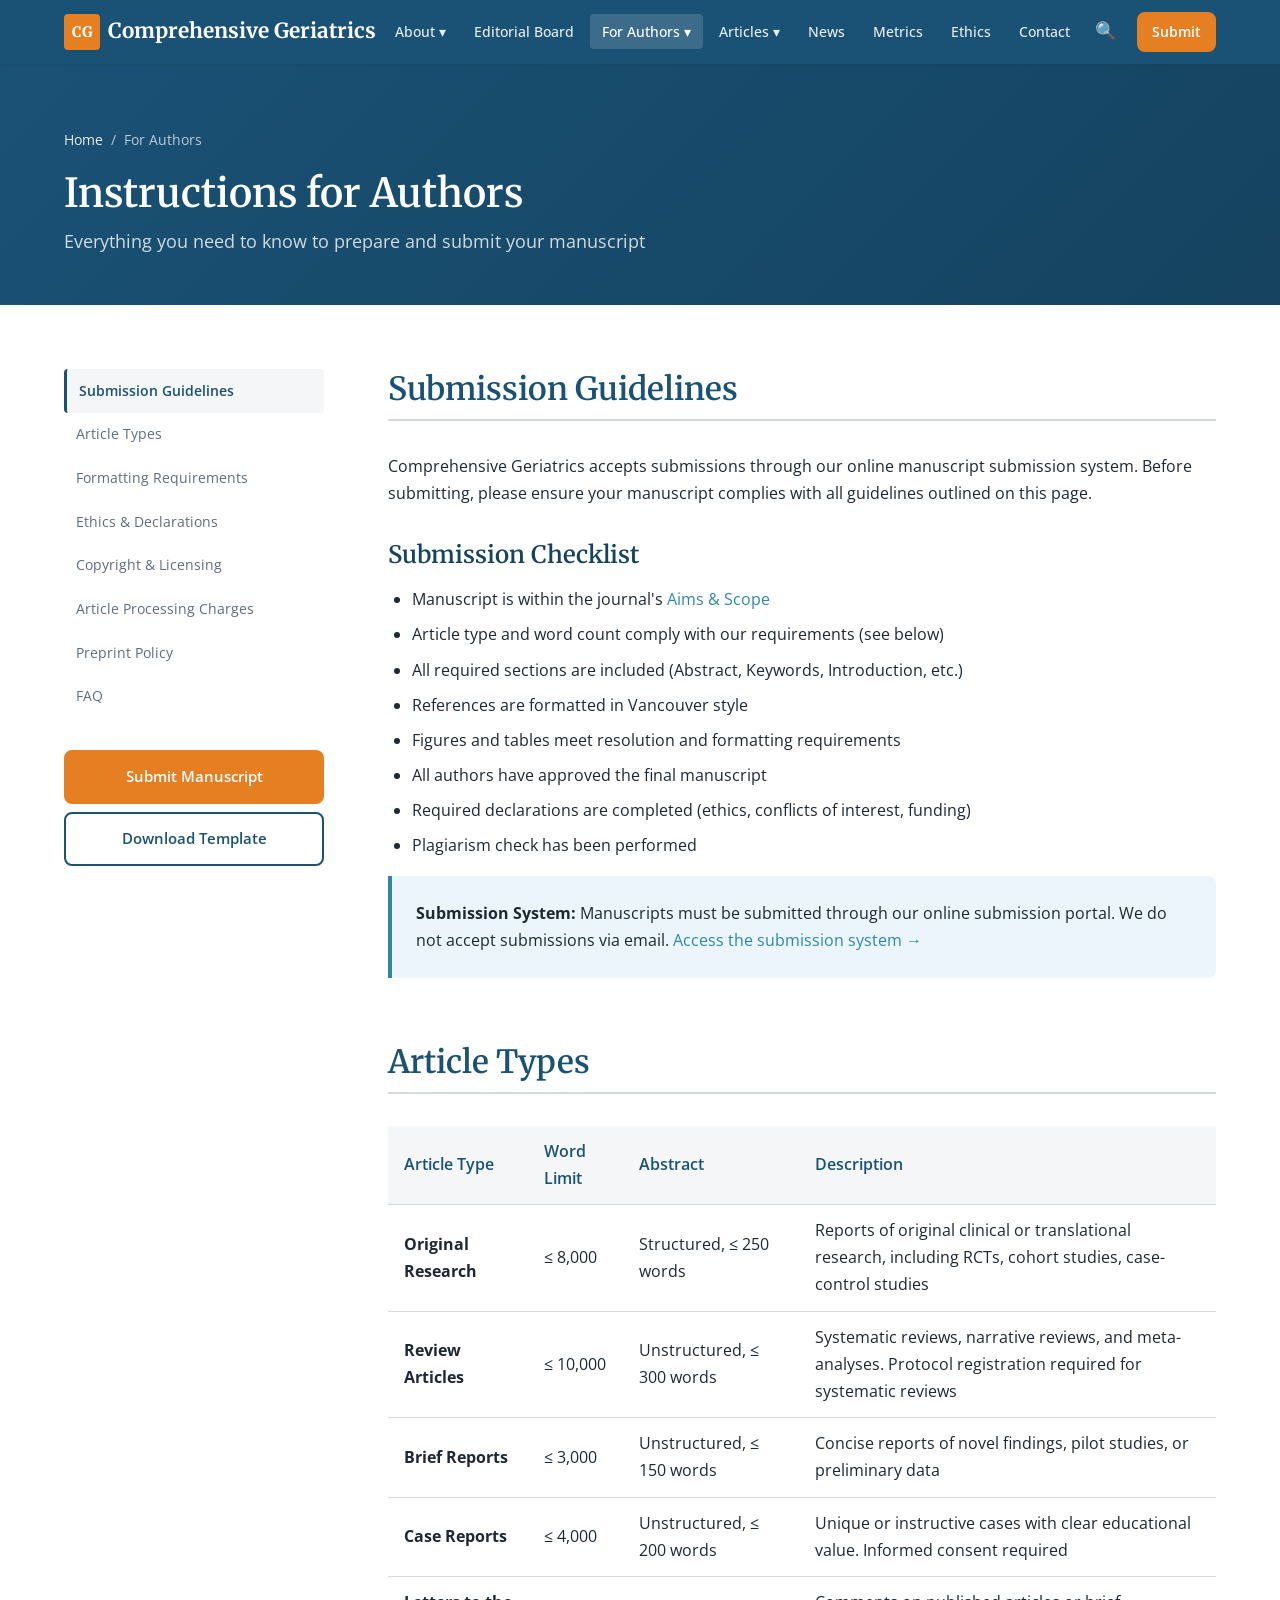
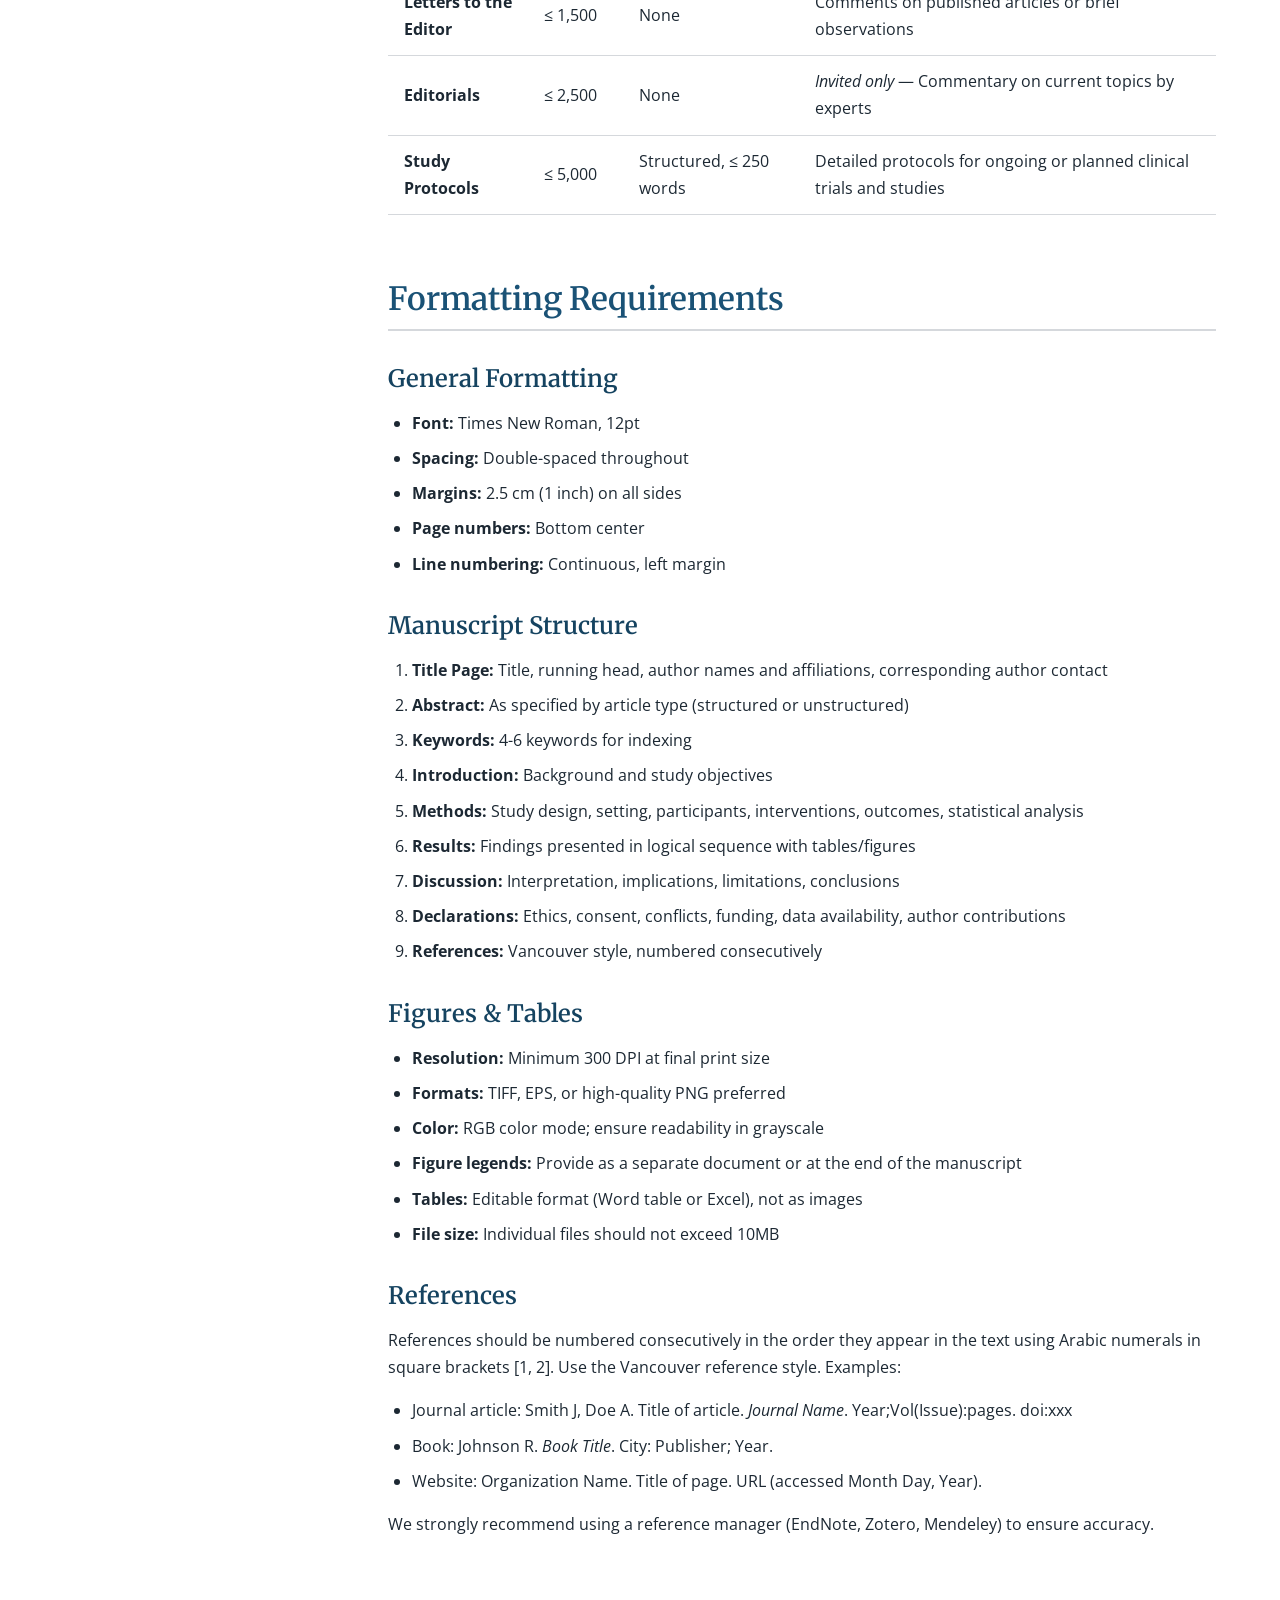
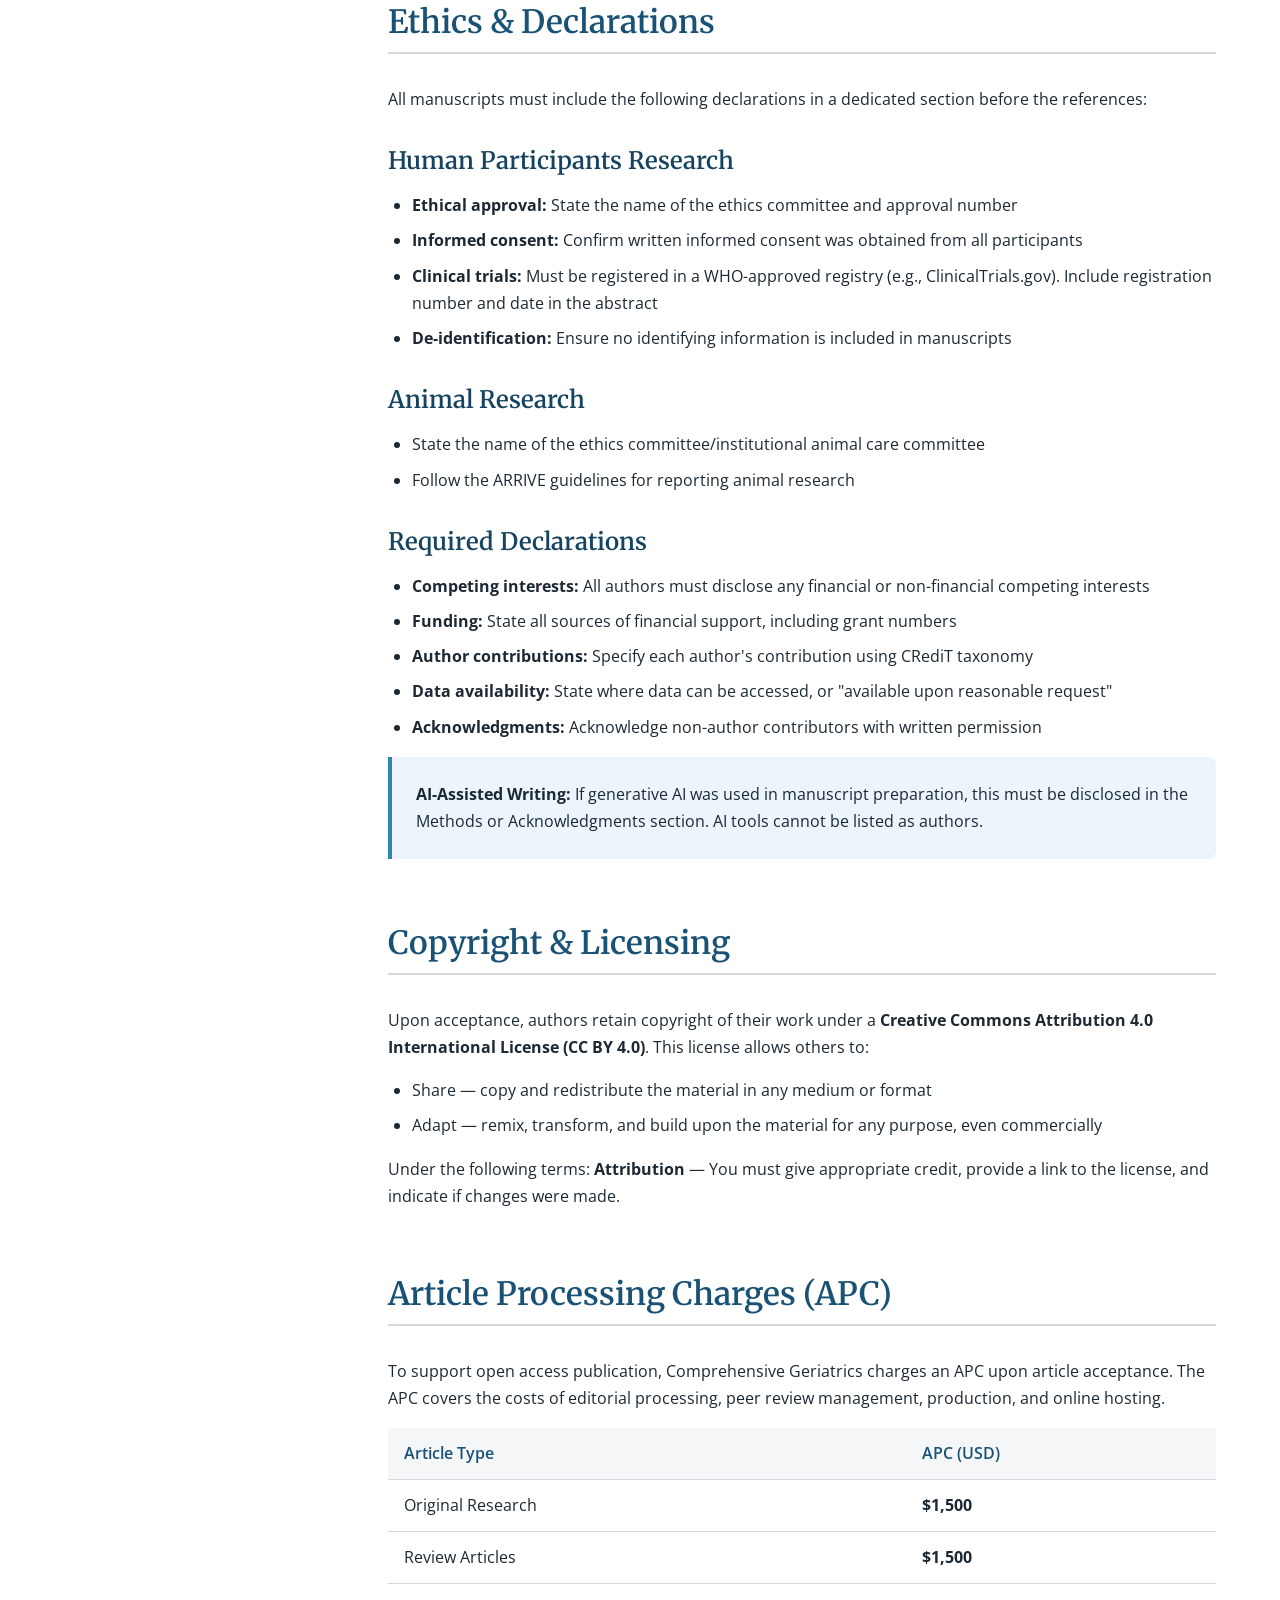
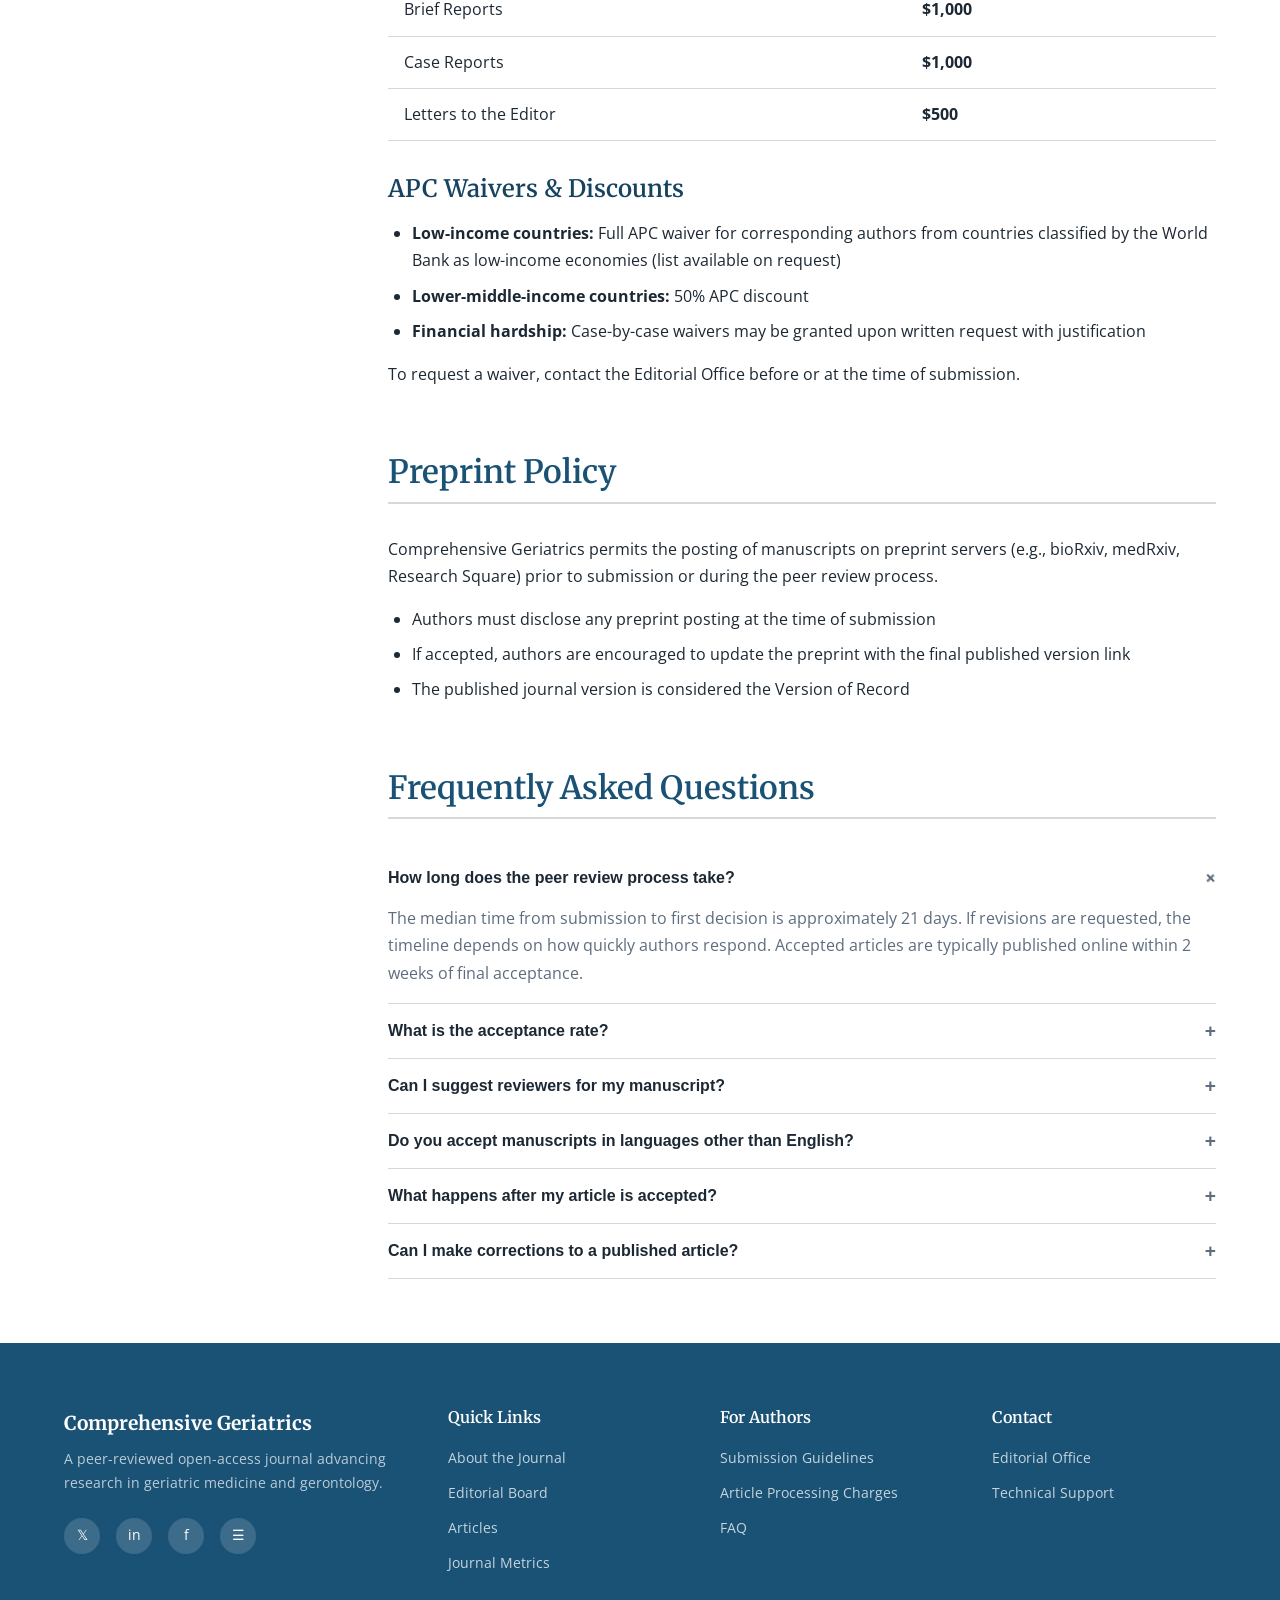
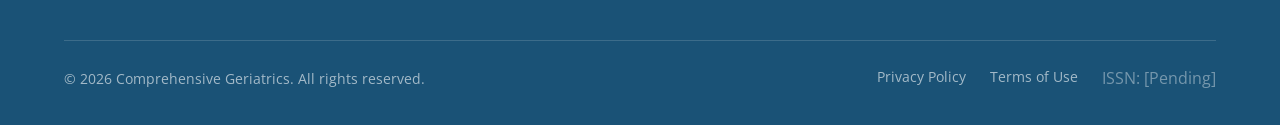
<file: authors.html>
<!DOCTYPE html>
<html lang="en">
<head>
  <meta charset="UTF-8">
  <meta name="viewport" content="width=device-width, initial-scale=1.0">
  <title>For Authors | Comprehensive Geriatrics</title>
  <meta name="description" content="Submission guidelines, article types, formatting requirements, and APC information for authors of Comprehensive Geriatrics.">
  <link rel="preconnect" href="https://fonts.googleapis.com">
  <link href="https://fonts.googleapis.com/css2?family=Merriweather:wght@400;700&family=Open+Sans:wght@400;500;600;700&display=swap" rel="stylesheet">
  <link rel="stylesheet" href="css/style.css">
</head>
<body>

  <!-- Header -->
  <header class="header">
    <div class="header-inner">
      <a href="index.html" class="logo">
        <div class="logo-icon">CG</div>
        <span>Comprehensive Geriatrics</span>
      </a>
      <nav class="nav-main">
        <div class="has-dropdown">
          <a href="about.html">About &#9662;</a>
          <div class="dropdown">
            <a href="about.html#aims">Aims &amp; Scope</a>
            <a href="about.html#history">Journal History</a>
            <a href="about.html#open-access">Open Access Policy</a>
          </div>
        </div>
        <a href="editorial-board.html">Editorial Board</a>
        <div class="has-dropdown">
          <a href="authors.html" class="active">For Authors &#9662;</a>
          <div class="dropdown">
            <a href="authors.html#guidelines">Submission Guidelines</a>
            <a href="authors.html#types">Article Types</a>
            <a href="authors.html#apc">Article Processing Charges</a>
          </div>
        </div>
        <div class="has-dropdown">
          <a href="articles.html">Articles &#9662;</a>
          <div class="dropdown">
            <a href="articles.html">Latest Articles</a>
            <a href="articles.html">By Issue</a>
            <a href="articles.html">By Category</a>
          </div>
        </div>
        <a href="news.html">News</a>
        <a href="metrics.html">Metrics</a>
        <a href="ethics.html">Ethics</a>
        <a href="contact.html">Contact</a>
      </nav>
      <div class="nav-actions">
        <button class="search-btn" aria-label="Search">&#128269;</button>
        <a href="authors.html" class="btn btn-primary btn-sm">Submit</a>
        <button class="mobile-toggle" aria-label="Menu">&#9776;</button>
      </div>
    </div>
  </header>

  <div class="mobile-menu">
    <a href="about.html">About the Journal</a>
    <a href="editorial-board.html">Editorial Board</a>
    <a href="authors.html">For Authors</a>
    <a href="articles.html">Articles</a>
    <a href="news.html">News &amp; Announcements</a>
    <a href="metrics.html">Journal Metrics</a>
    <a href="ethics.html">Publication Ethics</a>
    <a href="contact.html">Contact Us</a>
  </div>

  <!-- Page Header -->
  <section class="page-header">
    <div class="container page-header-content">
      <nav class="breadcrumb">
        <a href="index.html">Home</a>
        <span>/</span>
        <span>For Authors</span>
      </nav>
      <h1>Instructions for Authors</h1>
      <p>Everything you need to know to prepare and submit your manuscript</p>
    </div>
  </section>

  <!-- Main Content -->
  <main class="section">
    <div class="container">
      <div class="sidebar-layout">
        <!-- Sidebar -->
        <aside class="sidebar">
          <nav>
            <ul class="sidebar-nav">
              <li><a href="#guidelines" class="active">Submission Guidelines</a></li>
              <li><a href="#types">Article Types</a></li>
              <li><a href="#format">Formatting Requirements</a></li>
              <li><a href="#ethics">Ethics &amp; Declarations</a></li>
              <li><a href="#copyright">Copyright &amp; Licensing</a></li>
              <li><a href="#apc">Article Processing Charges</a></li>
              <li><a href="#preprint">Preprint Policy</a></li>
              <li><a href="#faq">FAQ</a></li>
            </ul>
          </nav>
          <div style="margin-top: var(--space-xl);">
            <a href="#" class="btn btn-primary" style="width: 100%; margin-bottom: var(--space-sm);">Submit Manuscript</a>
            <a href="#" class="btn btn-outline-dark" style="width: 100%;">Download Template</a>
          </div>
        </aside>

        <!-- Content -->
        <div class="content">
          <section id="guidelines" class="content-section">
            <h2>Submission Guidelines</h2>
            <p>
              Comprehensive Geriatrics accepts submissions through our online manuscript submission system. 
              Before submitting, please ensure your manuscript complies with all guidelines outlined on this page.
            </p>
            <h3>Submission Checklist</h3>
            <ul>
              <li>Manuscript is within the journal's <a href="about.html#aims">Aims &amp; Scope</a></li>
              <li>Article type and word count comply with our requirements (see below)</li>
              <li>All required sections are included (Abstract, Keywords, Introduction, etc.)</li>
              <li>References are formatted in Vancouver style</li>
              <li>Figures and tables meet resolution and formatting requirements</li>
              <li>All authors have approved the final manuscript</li>
              <li>Required declarations are completed (ethics, conflicts of interest, funding)</li>
              <li>Plagiarism check has been performed</li>
            </ul>
            <div class="info-box">
              <p><strong>Submission System:</strong> Manuscripts must be submitted through our online submission 
              portal. We do not accept submissions via email. <a href="#">Access the submission system &#8594;</a></p>
            </div>
          </section>

          <section id="types" class="content-section">
            <h2>Article Types</h2>
            <table class="data-table">
              <thead>
                <tr>
                  <th>Article Type</th>
                  <th>Word Limit</th>
                  <th>Abstract</th>
                  <th>Description</th>
                </tr>
              </thead>
              <tbody>
                <tr>
                  <td><strong>Original Research</strong></td>
                  <td>&#8804; 8,000</td>
                  <td>Structured, &#8804; 250 words</td>
                  <td>Reports of original clinical or translational research, including RCTs, cohort studies, case-control studies</td>
                </tr>
                <tr>
                  <td><strong>Review Articles</strong></td>
                  <td>&#8804; 10,000</td>
                  <td>Unstructured, &#8804; 300 words</td>
                  <td>Systematic reviews, narrative reviews, and meta-analyses. Protocol registration required for systematic reviews</td>
                </tr>
                <tr>
                  <td><strong>Brief Reports</strong></td>
                  <td>&#8804; 3,000</td>
                  <td>Unstructured, &#8804; 150 words</td>
                  <td>Concise reports of novel findings, pilot studies, or preliminary data</td>
                </tr>
                <tr>
                  <td><strong>Case Reports</strong></td>
                  <td>&#8804; 4,000</td>
                  <td>Unstructured, &#8804; 200 words</td>
                  <td>Unique or instructive cases with clear educational value. Informed consent required</td>
                </tr>
                <tr>
                  <td><strong>Letters to the Editor</strong></td>
                  <td>&#8804; 1,500</td>
                  <td>None</td>
                  <td>Comments on published articles or brief observations</td>
                </tr>
                <tr>
                  <td><strong>Editorials</strong></td>
                  <td>&#8804; 2,500</td>
                  <td>None</td>
                  <td><em>Invited only</em> &mdash; Commentary on current topics by experts</td>
                </tr>
                <tr>
                  <td><strong>Study Protocols</strong></td>
                  <td>&#8804; 5,000</td>
                  <td>Structured, &#8804; 250 words</td>
                  <td>Detailed protocols for ongoing or planned clinical trials and studies</td>
                </tr>
              </tbody>
            </table>
          </section>

          <section id="format" class="content-section">
            <h2>Formatting Requirements</h2>

            <h3>General Formatting</h3>
            <ul>
              <li><strong>Font:</strong> Times New Roman, 12pt</li>
              <li><strong>Spacing:</strong> Double-spaced throughout</li>
              <li><strong>Margins:</strong> 2.5 cm (1 inch) on all sides</li>
              <li><strong>Page numbers:</strong> Bottom center</li>
              <li><strong>Line numbering:</strong> Continuous, left margin</li>
            </ul>

            <h3>Manuscript Structure</h3>
            <ol>
              <li><strong>Title Page:</strong> Title, running head, author names and affiliations, corresponding author contact</li>
              <li><strong>Abstract:</strong> As specified by article type (structured or unstructured)</li>
              <li><strong>Keywords:</strong> 4-6 keywords for indexing</li>
              <li><strong>Introduction:</strong> Background and study objectives</li>
              <li><strong>Methods:</strong> Study design, setting, participants, interventions, outcomes, statistical analysis</li>
              <li><strong>Results:</strong> Findings presented in logical sequence with tables/figures</li>
              <li><strong>Discussion:</strong> Interpretation, implications, limitations, conclusions</li>
              <li><strong>Declarations:</strong> Ethics, consent, conflicts, funding, data availability, author contributions</li>
              <li><strong>References:</strong> Vancouver style, numbered consecutively</li>
            </ol>

            <h3>Figures &amp; Tables</h3>
            <ul>
              <li><strong>Resolution:</strong> Minimum 300 DPI at final print size</li>
              <li><strong>Formats:</strong> TIFF, EPS, or high-quality PNG preferred</li>
              <li><strong>Color:</strong> RGB color mode; ensure readability in grayscale</li>
              <li><strong>Figure legends:</strong> Provide as a separate document or at the end of the manuscript</li>
              <li><strong>Tables:</strong> Editable format (Word table or Excel), not as images</li>
              <li><strong>File size:</strong> Individual files should not exceed 10MB</li>
            </ul>

            <h3>References</h3>
            <p>
              References should be numbered consecutively in the order they appear in the text using Arabic numerals 
              in square brackets [1, 2]. Use the Vancouver reference style. Examples:
            </p>
            <ul>
              <li>Journal article: Smith J, Doe A. Title of article. <em>Journal Name</em>. Year;Vol(Issue):pages. doi:xxx</li>
              <li>Book: Johnson R. <em>Book Title</em>. City: Publisher; Year.</li>
              <li>Website: Organization Name. Title of page. URL (accessed Month Day, Year).</li>
            </ul>
            <p>We strongly recommend using a reference manager (EndNote, Zotero, Mendeley) to ensure accuracy.</p>
          </section>

          <section id="ethics" class="content-section">
            <h2>Ethics &amp; Declarations</h2>
            <p>All manuscripts must include the following declarations in a dedicated section before the references:</p>

            <h3>Human Participants Research</h3>
            <ul>
              <li><strong>Ethical approval:</strong> State the name of the ethics committee and approval number</li>
              <li><strong>Informed consent:</strong> Confirm written informed consent was obtained from all participants</li>
              <li><strong>Clinical trials:</strong> Must be registered in a WHO-approved registry (e.g., ClinicalTrials.gov). Include registration number and date in the abstract</li>
              <li><strong>De-identification:</strong> Ensure no identifying information is included in manuscripts</li>
            </ul>

            <h3>Animal Research</h3>
            <ul>
              <li>State the name of the ethics committee/institutional animal care committee</li>
              <li>Follow the ARRIVE guidelines for reporting animal research</li>
            </ul>

            <h3>Required Declarations</h3>
            <ul>
              <li><strong>Competing interests:</strong> All authors must disclose any financial or non-financial competing interests</li>
              <li><strong>Funding:</strong> State all sources of financial support, including grant numbers</li>
              <li><strong>Author contributions:</strong> Specify each author's contribution using CRediT taxonomy</li>
              <li><strong>Data availability:</strong> State where data can be accessed, or "available upon reasonable request"</li>
              <li><strong>Acknowledgments:</strong> Acknowledge non-author contributors with written permission</li>
            </ul>

            <div class="info-box">
              <p><strong>AI-Assisted Writing:</strong> If generative AI was used in manuscript preparation, this must 
              be disclosed in the Methods or Acknowledgments section. AI tools cannot be listed as authors.</p>
            </div>
          </section>

          <section id="copyright" class="content-section">
            <h2>Copyright &amp; Licensing</h2>
            <p>
              Upon acceptance, authors retain copyright of their work under a <strong>Creative Commons Attribution 
              4.0 International License (CC BY 4.0)</strong>. This license allows others to:
            </p>
            <ul>
              <li>Share &mdash; copy and redistribute the material in any medium or format</li>
              <li>Adapt &mdash; remix, transform, and build upon the material for any purpose, even commercially</li>
            </ul>
            <p>
              Under the following terms: <strong>Attribution</strong> &mdash; You must give appropriate credit, provide 
              a link to the license, and indicate if changes were made.
            </p>
          </section>

          <section id="apc" class="content-section">
            <h2>Article Processing Charges (APC)</h2>
            <p>
              To support open access publication, Comprehensive Geriatrics charges an APC upon article acceptance. 
              The APC covers the costs of editorial processing, peer review management, production, and online hosting.
            </p>

            <table class="data-table">
              <thead>
                <tr>
                  <th>Article Type</th>
                  <th>APC (USD)</th>
                </tr>
              </thead>
              <tbody>
                <tr>
                  <td>Original Research</td>
                  <td><strong>$1,500</strong></td>
                </tr>
                <tr>
                  <td>Review Articles</td>
                  <td><strong>$1,500</strong></td>
                </tr>
                <tr>
                  <td>Brief Reports</td>
                  <td><strong>$1,000</strong></td>
                </tr>
                <tr>
                  <td>Case Reports</td>
                  <td><strong>$1,000</strong></td>
                </tr>
                <tr>
                  <td>Letters to the Editor</td>
                  <td><strong>$500</strong></td>
                </tr>
              </tbody>
            </table>

            <h3>APC Waivers &amp; Discounts</h3>
            <ul>
              <li><strong>Low-income countries:</strong> Full APC waiver for corresponding authors from countries 
              classified by the World Bank as low-income economies (list available on request)</li>
              <li><strong>Lower-middle-income countries:</strong> 50% APC discount</li>
              <li><strong>Financial hardship:</strong> Case-by-case waivers may be granted upon written request 
              with justification</li>
            </ul>
            <p>To request a waiver, contact the Editorial Office before or at the time of submission.</p>
          </section>

          <section id="preprint" class="content-section">
            <h2>Preprint Policy</h2>
            <p>
              Comprehensive Geriatrics permits the posting of manuscripts on preprint servers (e.g., bioRxiv, 
              medRxiv, Research Square) prior to submission or during the peer review process.
            </p>
            <ul>
              <li>Authors must disclose any preprint posting at the time of submission</li>
              <li>If accepted, authors are encouraged to update the preprint with the final published version link</li>
              <li>The published journal version is considered the Version of Record</li>
            </ul>
          </section>

          <section id="faq" class="content-section">
            <h2>Frequently Asked Questions</h2>
            <div class="faq-item open">
              <button class="faq-question">
                How long does the peer review process take?
                <span class="toggle">+</span>
              </button>
              <div class="faq-answer">
                <div class="faq-answer-inner">
                  The median time from submission to first decision is approximately 21 days. If revisions are 
                  requested, the timeline depends on how quickly authors respond. Accepted articles are typically 
                  published online within 2 weeks of final acceptance.
                </div>
              </div>
            </div>
            <div class="faq-item">
              <button class="faq-question">
                What is the acceptance rate?
                <span class="toggle">+</span>
              </button>
              <div class="faq-answer">
                <div class="faq-answer-inner">
                  Our overall acceptance rate is approximately 25-30%. Many manuscripts are desk-rejected if they 
                  do not fit the journal's scope or fail to meet basic quality standards. We encourage authors to 
                  carefully review our Aims &amp; Scope before submitting.
                </div>
              </div>
            </div>
            <div class="faq-item">
              <button class="faq-question">
                Can I suggest reviewers for my manuscript?
                <span class="toggle">+</span>
              </button>
              <div class="faq-answer">
                <div class="faq-answer-inner">
                  Yes, you may suggest up to 5 potential reviewers during the submission process. Please provide 
                  their full names, affiliations, and email addresses. You may also identify up to 3 reviewers 
                  who should be excluded due to potential conflicts of interest.
                </div>
              </div>
            </div>
            <div class="faq-item">
              <button class="faq-question">
                Do you accept manuscripts in languages other than English?
                <span class="toggle">+</span>
              </button>
              <div class="faq-answer">
                <div class="faq-answer-inner">
                  No, Comprehensive Geriatrics publishes only in English. If English is not your first language, 
                  we strongly recommend having your manuscript professionally edited before submission. We partner 
                  with [Language Editing Service] to offer discounted editing services to our authors.
                </div>
              </div>
            </div>
            <div class="faq-item">
              <button class="faq-question">
                What happens after my article is accepted?
                <span class="toggle">+</span>
              </button>
              <div class="faq-answer">
                <div class="faq-answer-inner">
                  After acceptance, your manuscript enters the production phase. Our production team will copy-edit 
                  the manuscript, format it according to journal style, and send you proofs to review. Once proofs 
                  are approved and the APC is paid, your article is published online with a DOI assigned. It will 
                  later be assigned to a specific volume and issue.
                </div>
              </div>
            </div>
            <div class="faq-item">
              <button class="faq-question">
                Can I make corrections to a published article?
                <span class="toggle">+</span>
              </button>
              <div class="faq-answer">
                <div class="faq-answer-inner">
                  Minor corrections (typos, author affiliations) may be published as a Correction notice linked to 
                  the original article. For substantive errors affecting the conclusions, please contact the 
                  Editorial Office. See our <a href="ethics.html">Publication Ethics</a> page for more details.
                </div>
              </div>
            </div>
          </section>
        </div>
      </div>
    </div>
  </main>

  <!-- Footer -->
  <footer class="footer">
    <div class="container">
      <div class="footer-grid">
        <div class="footer-col">
          <div class="footer-brand">Comprehensive Geriatrics</div>
          <p class="footer-desc">A peer-reviewed open-access journal advancing research in geriatric medicine and gerontology.</p>
          <div class="social-links" style="margin-top: var(--space-lg);">
            <a href="#" aria-label="Twitter">&#120143;</a>
            <a href="#" aria-label="LinkedIn">in</a>
            <a href="#" aria-label="Facebook">f</a>
            <a href="#" aria-label="RSS">&#9776;</a>
          </div>
        </div>
        <div class="footer-col">
          <h4>Quick Links</h4>
          <ul>
            <li><a href="about.html">About the Journal</a></li>
            <li><a href="editorial-board.html">Editorial Board</a></li>
            <li><a href="articles.html">Articles</a></li>
            <li><a href="metrics.html">Journal Metrics</a></li>
          </ul>
        </div>
        <div class="footer-col">
          <h4>For Authors</h4>
          <ul>
            <li><a href="authors.html">Submission Guidelines</a></li>
            <li><a href="authors.html#apc">Article Processing Charges</a></li>
            <li><a href="authors.html#faq">FAQ</a></li>
          </ul>
        </div>
        <div class="footer-col">
          <h4>Contact</h4>
          <ul>
            <li><a href="contact.html">Editorial Office</a></li>
            <li><a href="contact.html">Technical Support</a></li>
          </ul>
        </div>
      </div>
      <div class="footer-bottom">
        <p>&copy; <span class="current-year">2025</span> Comprehensive Geriatrics. All rights reserved.</p>
        <div class="footer-bottom-links">
          <a href="#">Privacy Policy</a>
          <a href="#">Terms of Use</a>
          <span style="color: rgba(255,255,255,0.4);">ISSN: [Pending]</span>
        </div>
      </div>
    </div>
  </footer>

  <button class="back-to-top" aria-label="Back to top">&#9650;</button>
  <script src="js/main.js"></script>
</body>
</html>
</file>
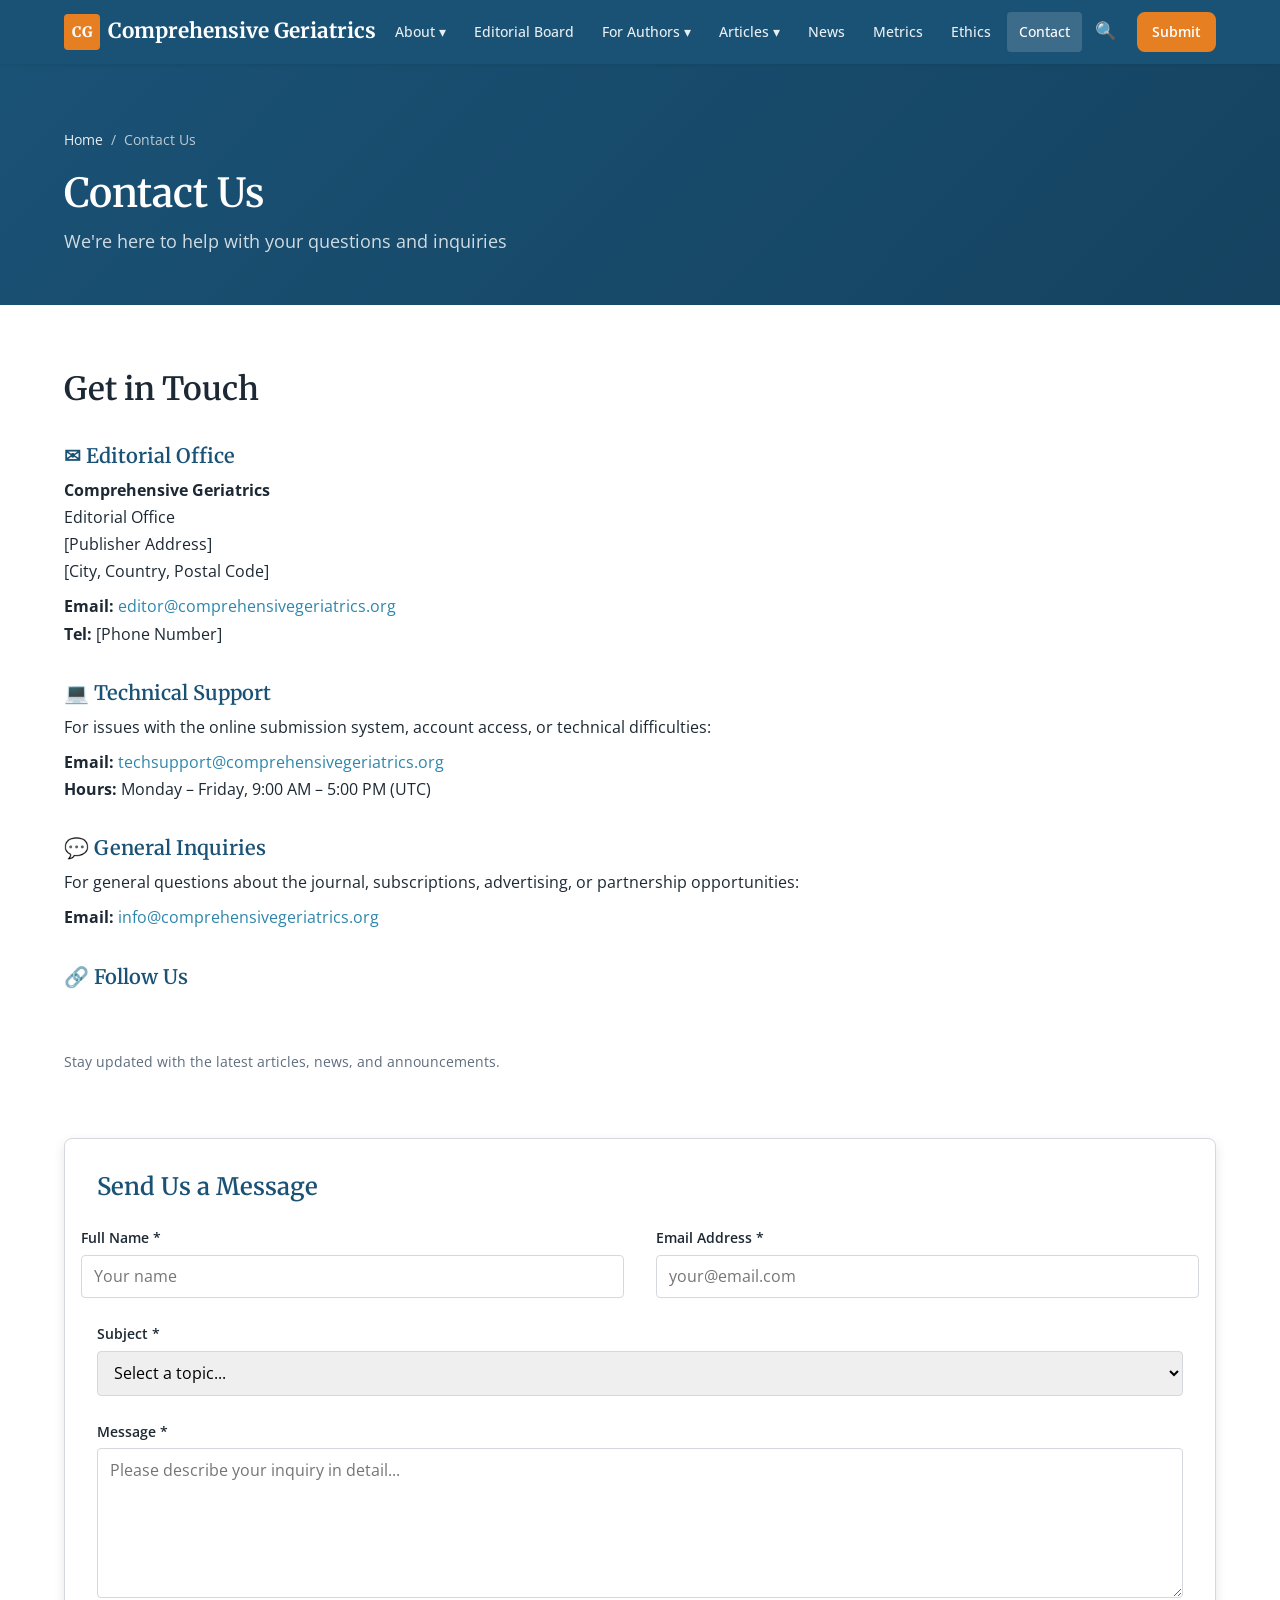
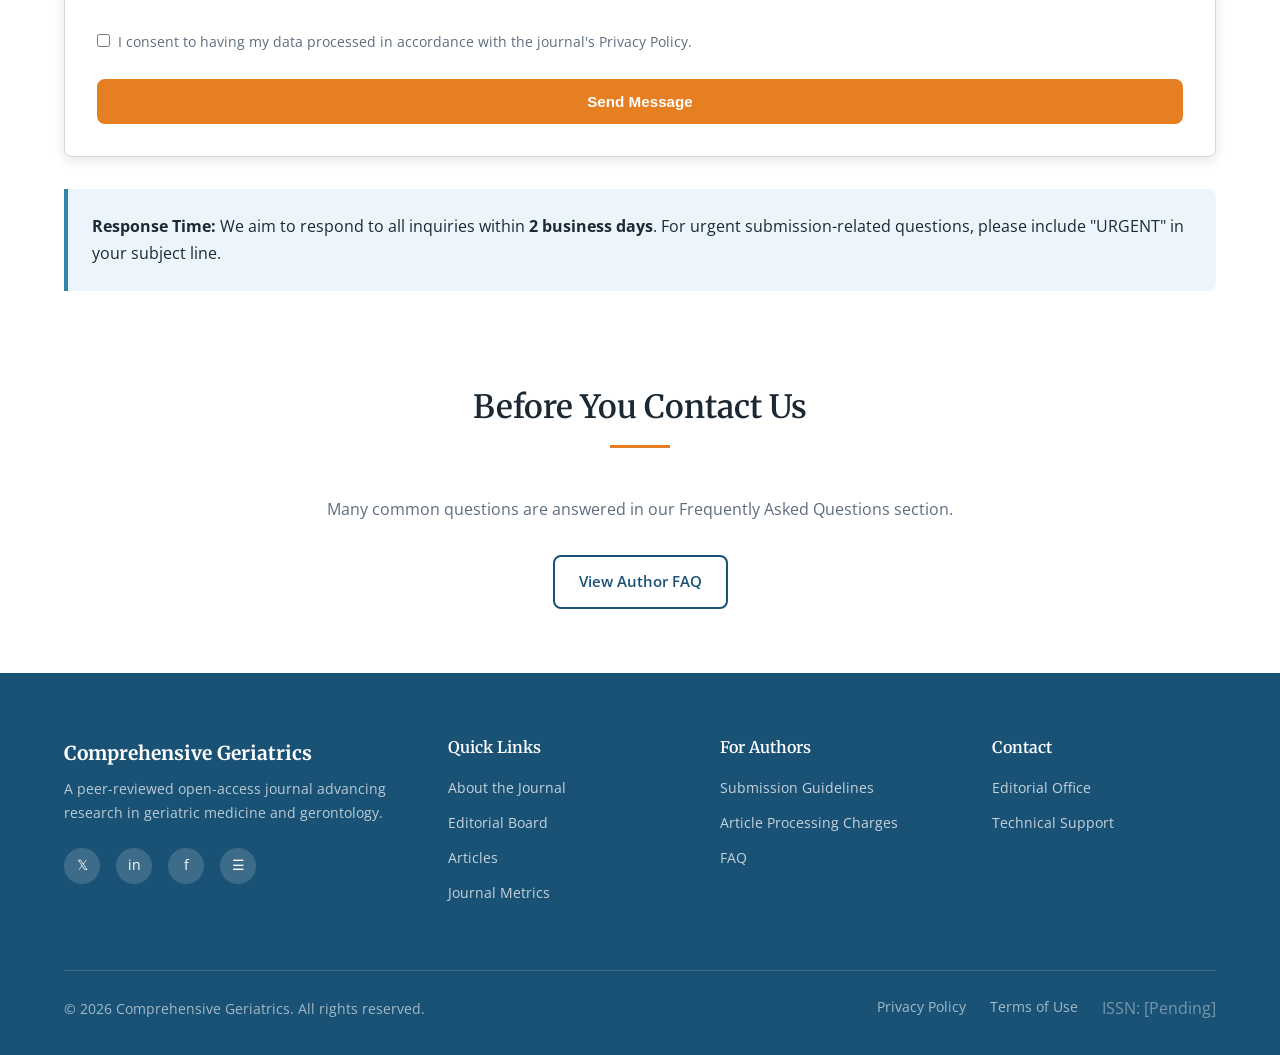
<file: contact.html>
<!DOCTYPE html>
<html lang="en">
<head>
  <meta charset="UTF-8">
  <meta name="viewport" content="width=device-width, initial-scale=1.0">
  <title>Contact Us | Comprehensive Geriatrics</title>
  <meta name="description" content="Contact the Editorial Office of Comprehensive Geriatrics for submission inquiries, technical support, and general questions.">
  <link rel="preconnect" href="https://fonts.googleapis.com">
  <link href="https://fonts.googleapis.com/css2?family=Merriweather:wght@400;700&family=Open+Sans:wght@400;500;600;700&display=swap" rel="stylesheet">
  <link rel="stylesheet" href="css/style.css">
</head>
<body>

  <!-- Header -->
  <header class="header">
    <div class="header-inner">
      <a href="index.html" class="logo">
        <div class="logo-icon">CG</div>
        <span>Comprehensive Geriatrics</span>
      </a>
      <nav class="nav-main">
        <div class="has-dropdown">
          <a href="about.html">About &#9662;</a>
          <div class="dropdown">
            <a href="about.html#aims">Aims &amp; Scope</a>
            <a href="about.html#history">Journal History</a>
            <a href="about.html#open-access">Open Access Policy</a>
          </div>
        </div>
        <a href="editorial-board.html">Editorial Board</a>
        <div class="has-dropdown">
          <a href="authors.html">For Authors &#9662;</a>
          <div class="dropdown">
            <a href="authors.html#guidelines">Submission Guidelines</a>
            <a href="authors.html#types">Article Types</a>
            <a href="authors.html#apc">APC</a>
          </div>
        </div>
        <div class="has-dropdown">
          <a href="articles.html">Articles &#9662;</a>
          <div class="dropdown">
            <a href="articles.html">Latest Articles</a>
            <a href="articles.html">By Issue</a>
            <a href="articles.html">By Category</a>
          </div>
        </div>
        <a href="news.html">News</a>
        <a href="metrics.html">Metrics</a>
        <a href="ethics.html">Ethics</a>
        <a href="contact.html" class="active">Contact</a>
      </nav>
      <div class="nav-actions">
        <button class="search-btn" aria-label="Search">&#128269;</button>
        <a href="authors.html" class="btn btn-primary btn-sm">Submit</a>
        <button class="mobile-toggle" aria-label="Menu">&#9776;</button>
      </div>
    </div>
  </header>

  <div class="mobile-menu">
    <a href="about.html">About the Journal</a>
    <a href="editorial-board.html">Editorial Board</a>
    <a href="authors.html">For Authors</a>
    <a href="articles.html">Articles</a>
    <a href="news.html">News &amp; Announcements</a>
    <a href="metrics.html">Journal Metrics</a>
    <a href="ethics.html">Publication Ethics</a>
    <a href="contact.html">Contact Us</a>
  </div>

  <!-- Page Header -->
  <section class="page-header">
    <div class="container page-header-content">
      <nav class="breadcrumb">
        <a href="index.html">Home</a>
        <span>/</span>
        <span>Contact Us</span>
      </nav>
      <h1>Contact Us</h1>
      <p>We're here to help with your questions and inquiries</p>
    </div>
  </section>

  <!-- Main Content -->
  <main class="section">
    <div class="container">
      <div class="row" style="gap: var(--space-2xl) 0;">
        <!-- Contact Info -->
        <div class="col-5" style="padding: 0 var(--space-md);">
          <h2 style="margin-bottom: var(--space-xl);">Get in Touch</h2>

          <div style="margin-bottom: var(--space-xl);">
            <h4 style="color: var(--color-primary); margin-bottom: var(--space-sm);">&#9993; Editorial Office</h4>
            <p style="margin-bottom: var(--space-sm);">
              <strong>Comprehensive Geriatrics</strong><br>
              Editorial Office<br>
              [Publisher Address]<br>
              [City, Country, Postal Code]
            </p>
            <p style="margin-bottom: 0;">
              <strong>Email:</strong> <a href="mailto:editor@comprehensivegeriatrics.org">editor@comprehensivegeriatrics.org</a><br>
              <strong>Tel:</strong> [Phone Number]
            </p>
          </div>

          <div style="margin-bottom: var(--space-xl);">
            <h4 style="color: var(--color-primary); margin-bottom: var(--space-sm);">&#128187; Technical Support</h4>
            <p style="margin-bottom: var(--space-sm);">
              For issues with the online submission system, account access, or technical difficulties:
            </p>
            <p style="margin-bottom: 0;">
              <strong>Email:</strong> <a href="mailto:techsupport@comprehensivegeriatrics.org">techsupport@comprehensivegeriatrics.org</a><br>
              <strong>Hours:</strong> Monday &ndash; Friday, 9:00 AM &ndash; 5:00 PM (UTC)
            </p>
          </div>

          <div style="margin-bottom: var(--space-xl);">
            <h4 style="color: var(--color-primary); margin-bottom: var(--space-sm);">&#128172; General Inquiries</h4>
            <p style="margin-bottom: var(--space-sm);">
              For general questions about the journal, subscriptions, advertising, or partnership opportunities:
            </p>
            <p style="margin-bottom: 0;">
              <strong>Email:</strong> <a href="mailto:info@comprehensivegeriatrics.org">info@comprehensivegeriatrics.org</a>
            </p>
          </div>

          <div>
            <h4 style="color: var(--color-primary); margin-bottom: var(--space-sm);">&#128279; Follow Us</h4>
            <div class="social-links" style="margin-top: var(--space-sm);">
              <a href="#" aria-label="Twitter">&#120143;</a>
              <a href="#" aria-label="LinkedIn">in</a>
              <a href="#" aria-label="Facebook">f</a>
              <a href="#" aria-label="RSS">&#9776;</a>
            </div>
            <p style="margin-top: var(--space-md); color: var(--color-text-muted); font-size: 0.9rem;">
              Stay updated with the latest articles, news, and announcements.
            </p>
          </div>
        </div>

        <!-- Contact Form -->
        <div class="col-7" style="padding: 0 var(--space-md);">
          <div class="card" style="border: 1px solid var(--color-border); box-shadow: var(--shadow-md);">
            <h3 style="margin-bottom: var(--space-lg); color: var(--color-primary);">Send Us a Message</h3>
            <form id="contactForm">
              <div class="row" style="gap: 0;">
                <div class="col-6" style="padding-right: var(--space-md);">
                  <div class="form-group">
                    <label for="name">Full Name *</label>
                    <input type="text" id="name" name="name" required placeholder="Your name">
                  </div>
                </div>
                <div class="col-6" style="padding-left: var(--space-md);">
                  <div class="form-group">
                    <label for="email">Email Address *</label>
                    <input type="email" id="email" name="email" required placeholder="your@email.com">
                  </div>
                </div>
              </div>
              <div class="form-group">
                <label for="subject">Subject *</label>
                <select id="subject" name="subject" required>
                  <option value="">Select a topic...</option>
                  <option value="submission">Submission Inquiry</option>
                  <option value="review">Peer Review Question</option>
                  <option value="technical">Technical Support</option>
                  <option value="apc">Article Processing Charge</option>
                  <option value="indexing">Indexing / Abstracting</option>
                  <option value="advertising">Advertising</option>
                  <option value="partnership">Partnership / Collaboration</option>
                  <option value="other">Other</option>
                </select>
              </div>
              <div class="form-group">
                <label for="message">Message *</label>
                <textarea id="message" name="message" required placeholder="Please describe your inquiry in detail..."></textarea>
              </div>
              <div class="form-group">
                <label style="display: flex; align-items: flex-start; gap: var(--space-sm); font-weight: 400; cursor: pointer;">
                  <input type="checkbox" required style="width: auto; margin-top: 4px;">
                  <span style="font-size: 0.9rem; color: var(--color-text-muted);">I consent to having my data processed in accordance with the journal's Privacy Policy.</span>
                </label>
              </div>
              <button type="submit" class="btn btn-primary" style="width: 100%;">Send Message</button>
            </form>
          </div>

          <div class="info-box" style="margin-top: var(--space-xl);">
            <p><strong>Response Time:</strong> We aim to respond to all inquiries within <strong>2 business days</strong>. 
            For urgent submission-related questions, please include "URGENT" in your subject line.</p>
          </div>
        </div>
      </div>

      <!-- FAQ Teaser -->
      <section style="margin-top: var(--space-3xl);">
        <h2 class="section-title">Before You Contact Us</h2>
        <p class="text-center" style="margin-bottom: var(--space-xl); color: var(--color-text-muted);">
          Many common questions are answered in our Frequently Asked Questions section.
        </p>
        <div class="text-center">
          <a href="authors.html#faq" class="btn btn-outline-dark">View Author FAQ</a>
        </div>
      </section>
    </div>
  </main>

  <!-- Footer -->
  <footer class="footer">
    <div class="container">
      <div class="footer-grid">
        <div class="footer-col">
          <div class="footer-brand">Comprehensive Geriatrics</div>
          <p class="footer-desc">A peer-reviewed open-access journal advancing research in geriatric medicine and gerontology.</p>
          <div class="social-links" style="margin-top: var(--space-lg);">
            <a href="#" aria-label="Twitter">&#120143;</a>
            <a href="#" aria-label="LinkedIn">in</a>
            <a href="#" aria-label="Facebook">f</a>
            <a href="#" aria-label="RSS">&#9776;</a>
          </div>
        </div>
        <div class="footer-col">
          <h4>Quick Links</h4>
          <ul>
            <li><a href="about.html">About the Journal</a></li>
            <li><a href="editorial-board.html">Editorial Board</a></li>
            <li><a href="articles.html">Articles</a></li>
            <li><a href="metrics.html">Journal Metrics</a></li>
          </ul>
        </div>
        <div class="footer-col">
          <h4>For Authors</h4>
          <ul>
            <li><a href="authors.html">Submission Guidelines</a></li>
            <li><a href="authors.html#apc">Article Processing Charges</a></li>
            <li><a href="authors.html#faq">FAQ</a></li>
          </ul>
        </div>
        <div class="footer-col">
          <h4>Contact</h4>
          <ul>
            <li><a href="contact.html">Editorial Office</a></li>
            <li><a href="contact.html">Technical Support</a></li>
          </ul>
        </div>
      </div>
      <div class="footer-bottom">
        <p>&copy; <span class="current-year">2025</span> Comprehensive Geriatrics. All rights reserved.</p>
        <div class="footer-bottom-links">
          <a href="#">Privacy Policy</a>
          <a href="#">Terms of Use</a>
          <span style="color: rgba(255,255,255,0.4);">ISSN: [Pending]</span>
        </div>
      </div>
    </div>
  </footer>

  <button class="back-to-top" aria-label="Back to top">&#9650;</button>
  <script src="js/main.js"></script>
</body>
</html>
</file>
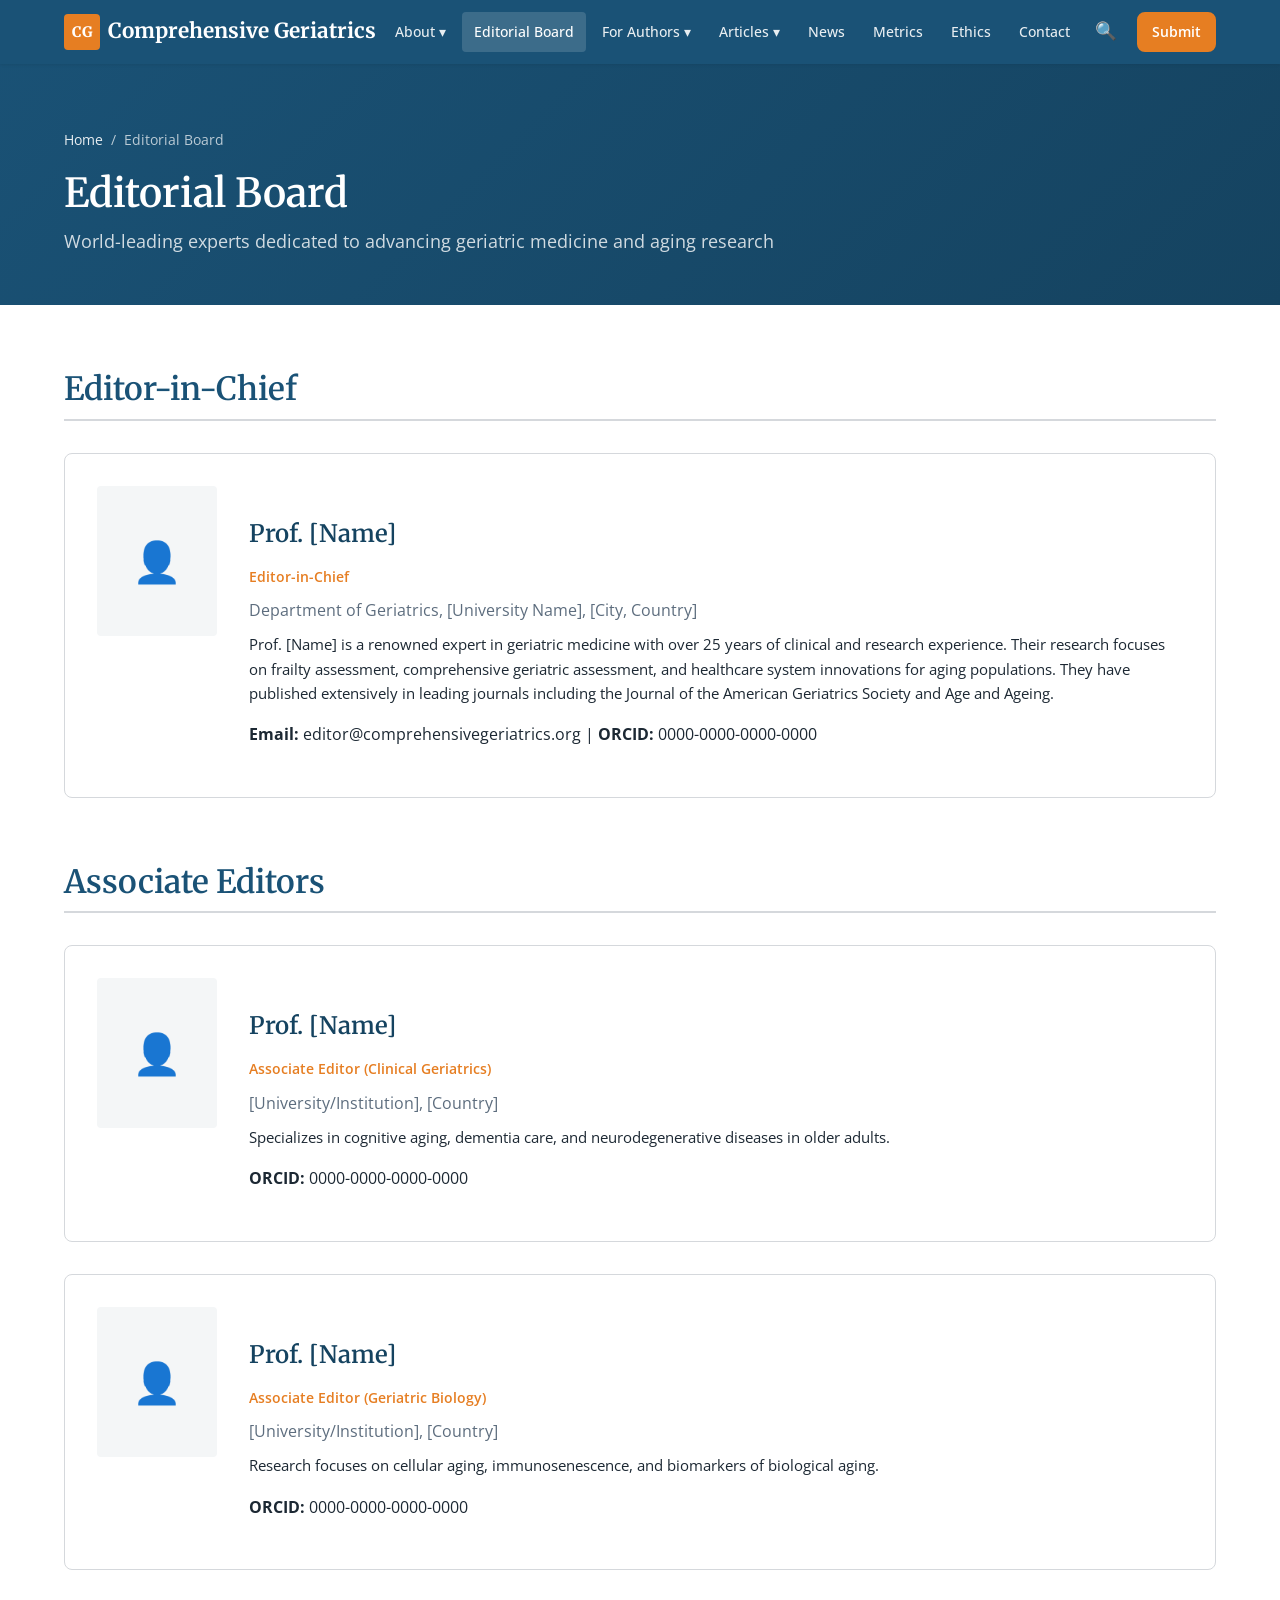
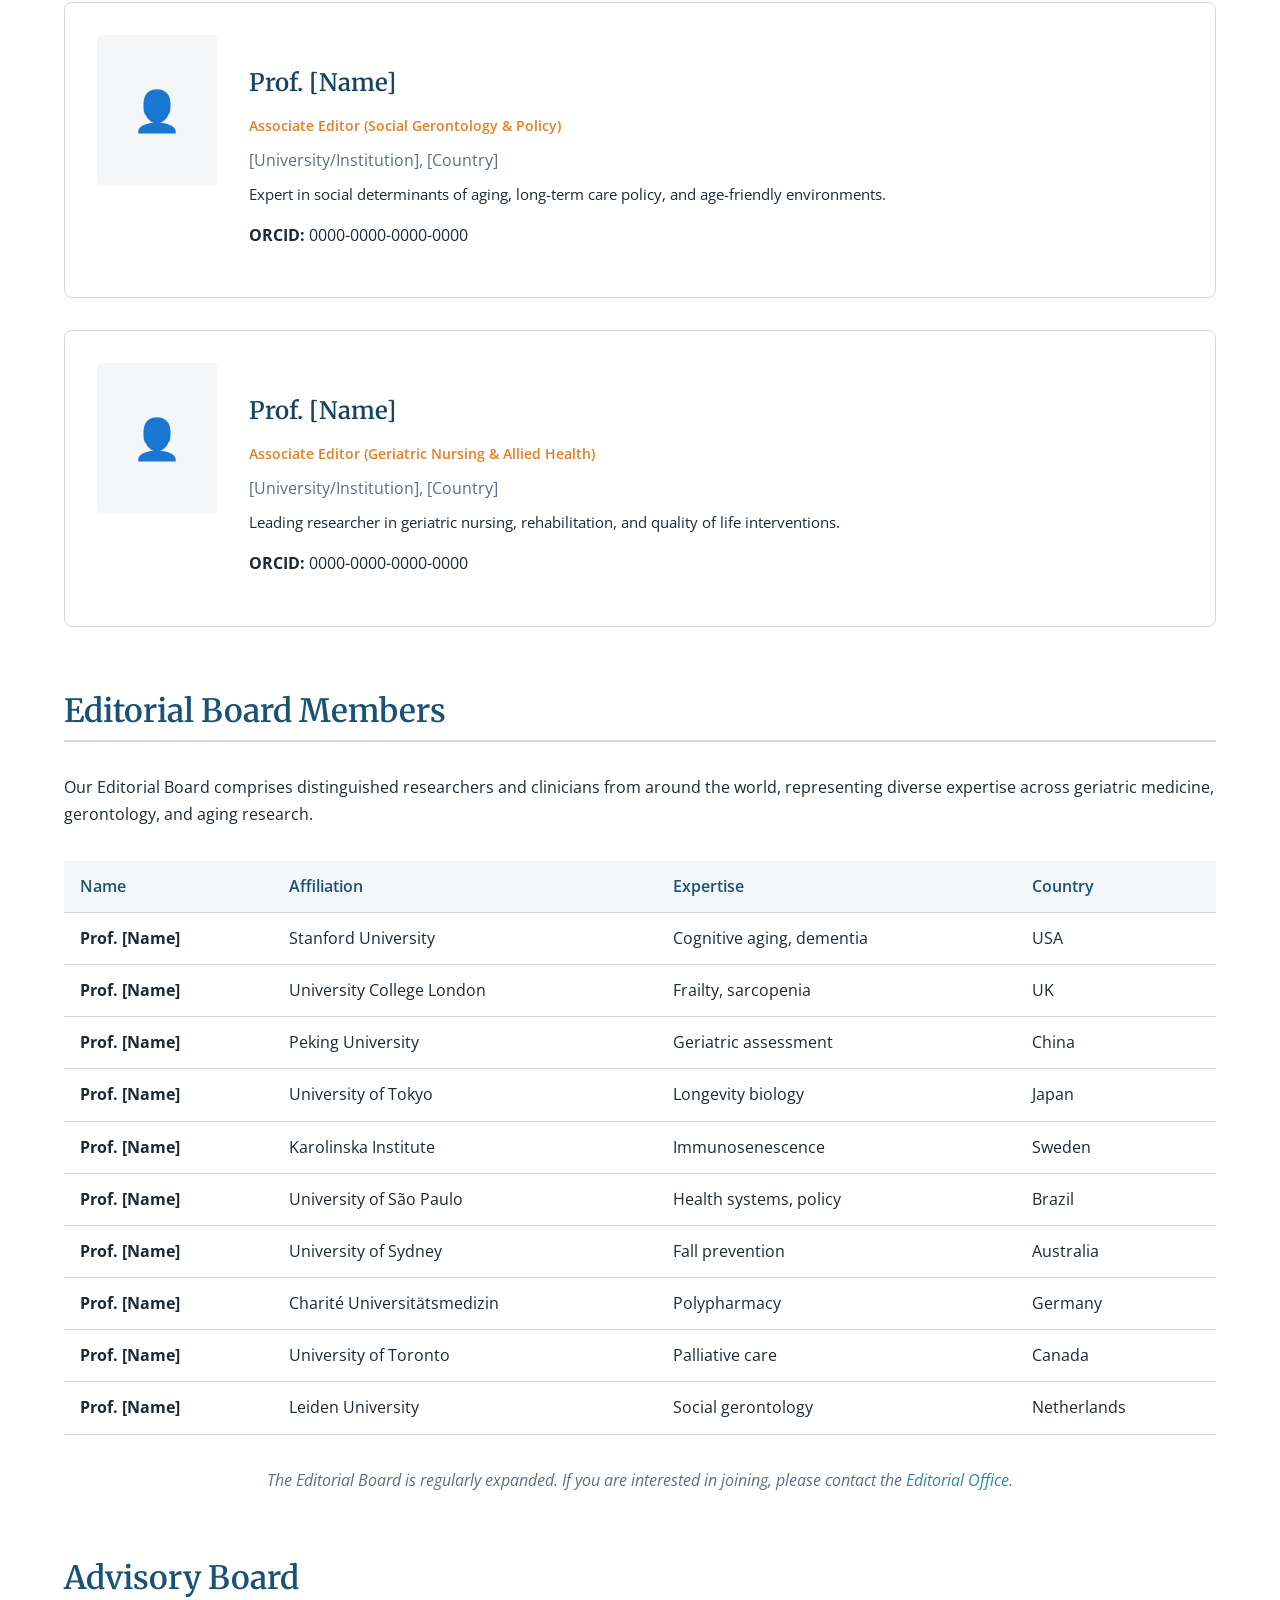
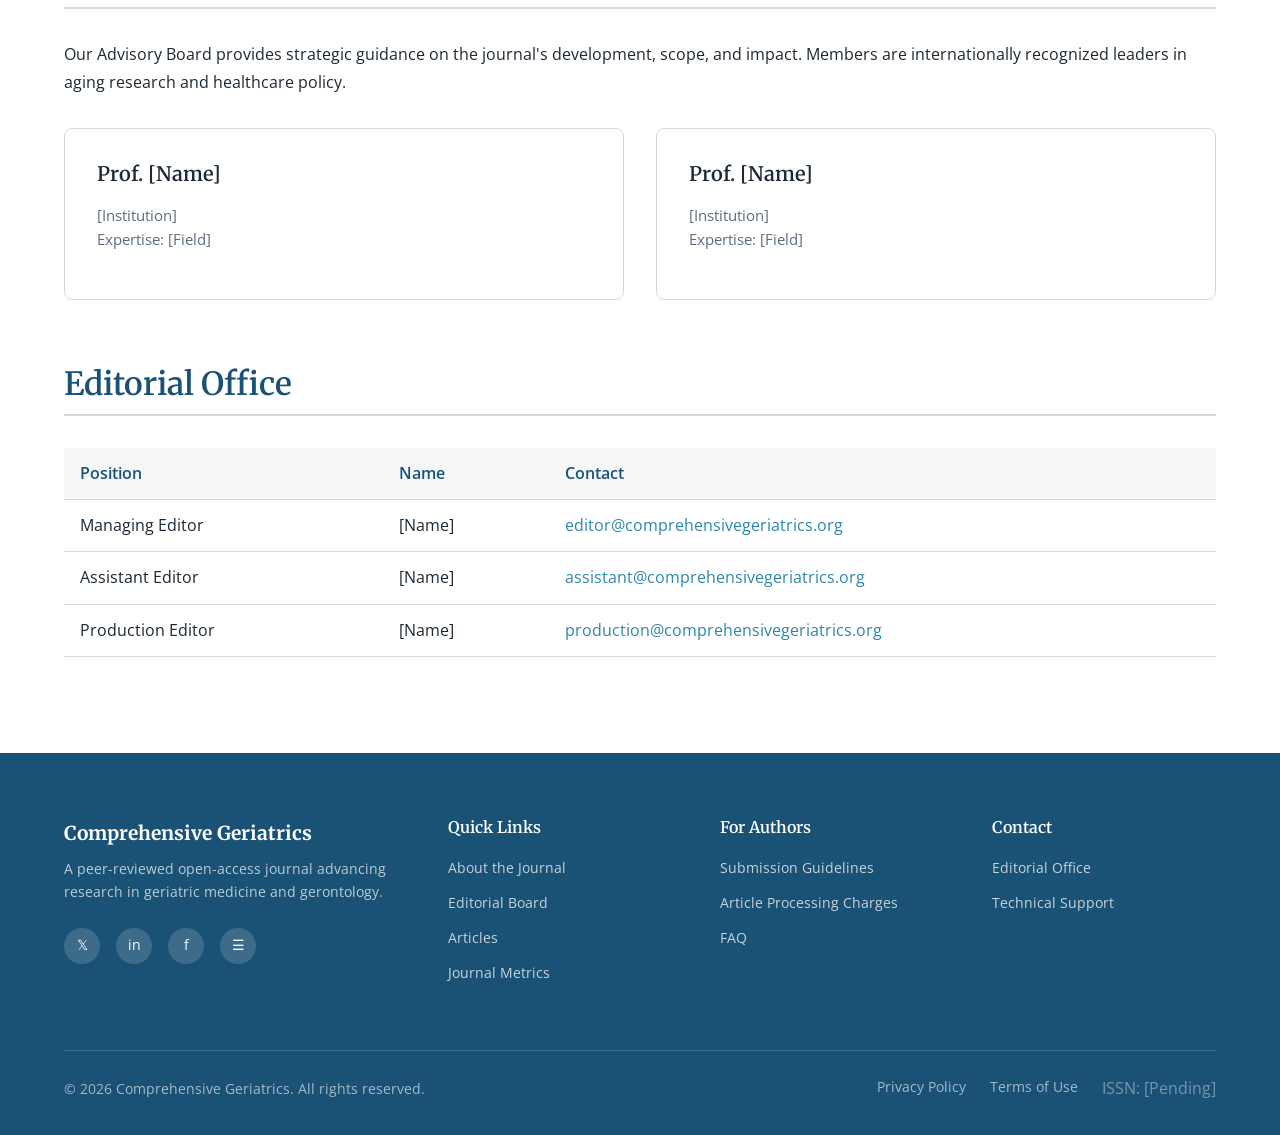
<file: editorial-board.html>
<!DOCTYPE html>
<html lang="en">
<head>
  <meta charset="UTF-8">
  <meta name="viewport" content="width=device-width, initial-scale=1.0">
  <title>Editorial Board | Comprehensive Geriatrics</title>
  <meta name="description" content="Meet the Editorial Board of Comprehensive Geriatrics - leading experts in geriatric medicine and gerontology.">
  <link rel="preconnect" href="https://fonts.googleapis.com">
  <link href="https://fonts.googleapis.com/css2?family=Merriweather:wght@400;700&family=Open+Sans:wght@400;500;600;700&display=swap" rel="stylesheet">
  <link rel="stylesheet" href="css/style.css">
</head>
<body>

  <!-- Header -->
  <header class="header">
    <div class="header-inner">
      <a href="index.html" class="logo">
        <div class="logo-icon">CG</div>
        <span>Comprehensive Geriatrics</span>
      </a>
      <nav class="nav-main">
        <div class="has-dropdown">
          <a href="about.html">About &#9662;</a>
          <div class="dropdown">
            <a href="about.html#aims">Aims &amp; Scope</a>
            <a href="about.html#history">Journal History</a>
            <a href="about.html#open-access">Open Access Policy</a>
          </div>
        </div>
        <a href="editorial-board.html" class="active">Editorial Board</a>
        <div class="has-dropdown">
          <a href="authors.html">For Authors &#9662;</a>
          <div class="dropdown">
            <a href="authors.html#guidelines">Submission Guidelines</a>
            <a href="authors.html#types">Article Types</a>
            <a href="authors.html#apc">APC</a>
          </div>
        </div>
        <div class="has-dropdown">
          <a href="articles.html">Articles &#9662;</a>
          <div class="dropdown">
            <a href="articles.html">Latest Articles</a>
            <a href="articles.html">By Issue</a>
            <a href="articles.html">By Category</a>
          </div>
        </div>
        <a href="news.html">News</a>
        <a href="metrics.html">Metrics</a>
        <a href="ethics.html">Ethics</a>
        <a href="contact.html">Contact</a>
      </nav>
      <div class="nav-actions">
        <button class="search-btn" aria-label="Search">&#128269;</button>
        <a href="authors.html" class="btn btn-primary btn-sm">Submit</a>
        <button class="mobile-toggle" aria-label="Menu">&#9776;</button>
      </div>
    </div>
  </header>

  <div class="mobile-menu">
    <a href="about.html">About the Journal</a>
    <a href="editorial-board.html">Editorial Board</a>
    <a href="authors.html">For Authors</a>
    <a href="articles.html">Articles</a>
    <a href="news.html">News &amp; Announcements</a>
    <a href="metrics.html">Journal Metrics</a>
    <a href="ethics.html">Publication Ethics</a>
    <a href="contact.html">Contact Us</a>
  </div>

  <!-- Page Header -->
  <section class="page-header">
    <div class="container page-header-content">
      <nav class="breadcrumb">
        <a href="index.html">Home</a>
        <span>/</span>
        <span>Editorial Board</span>
      </nav>
      <h1>Editorial Board</h1>
      <p>World-leading experts dedicated to advancing geriatric medicine and aging research</p>
    </div>
  </section>

  <!-- Main Content -->
  <main class="section">
    <div class="container">

      <!-- Editor-in-Chief -->
      <section class="content-section">
        <h2>Editor-in-Chief</h2>
        <div class="profile-card">
          <div class="profile-photo">&#128100;</div>
          <div class="profile-info">
            <h3>Prof. [Name]</h3>
            <div class="role">Editor-in-Chief</div>
            <div class="affiliation">Department of Geriatrics, [University Name], [City, Country]</div>
            <p class="bio">
              Prof. [Name] is a renowned expert in geriatric medicine with over 25 years of clinical and research 
              experience. Their research focuses on frailty assessment, comprehensive geriatric assessment, and 
              healthcare system innovations for aging populations. They have published extensively in leading 
              journals including the Journal of the American Geriatrics Society and Age and Ageing.
            </p>
            <p><strong>Email:</strong> editor@comprehensivegeriatrics.org | <strong>ORCID:</strong> 0000-0000-0000-0000</p>
          </div>
        </div>
      </section>

      <!-- Associate Editors -->
      <section class="content-section">
        <h2>Associate Editors</h2>

        <div class="profile-card">
          <div class="profile-photo">&#128100;</div>
          <div class="profile-info">
            <h3>Prof. [Name]</h3>
            <div class="role">Associate Editor (Clinical Geriatrics)</div>
            <div class="affiliation">[University/Institution], [Country]</div>
            <p class="bio">
              Specializes in cognitive aging, dementia care, and neurodegenerative diseases in older adults.
            </p>
            <p><strong>ORCID:</strong> 0000-0000-0000-0000</p>
          </div>
        </div>

        <div class="profile-card">
          <div class="profile-photo">&#128100;</div>
          <div class="profile-info">
            <h3>Prof. [Name]</h3>
            <div class="role">Associate Editor (Geriatric Biology)</div>
            <div class="affiliation">[University/Institution], [Country]</div>
            <p class="bio">
              Research focuses on cellular aging, immunosenescence, and biomarkers of biological aging.
            </p>
            <p><strong>ORCID:</strong> 0000-0000-0000-0000</p>
          </div>
        </div>

        <div class="profile-card">
          <div class="profile-photo">&#128100;</div>
          <div class="profile-info">
            <h3>Prof. [Name]</h3>
            <div class="role">Associate Editor (Social Gerontology &amp; Policy)</div>
            <div class="affiliation">[University/Institution], [Country]</div>
            <p class="bio">
              Expert in social determinants of aging, long-term care policy, and age-friendly environments.
            </p>
            <p><strong>ORCID:</strong> 0000-0000-0000-0000</p>
          </div>
        </div>

        <div class="profile-card">
          <div class="profile-photo">&#128100;</div>
          <div class="profile-info">
            <h3>Prof. [Name]</h3>
            <div class="role">Associate Editor (Geriatric Nursing &amp; Allied Health)</div>
            <div class="affiliation">[University/Institution], [Country]</div>
            <p class="bio">
              Leading researcher in geriatric nursing, rehabilitation, and quality of life interventions.
            </p>
            <p><strong>ORCID:</strong> 0000-0000-0000-0000</p>
          </div>
        </div>
      </section>

      <!-- Editorial Board Members -->
      <section class="content-section">
        <h2>Editorial Board Members</h2>
        <p style="margin-bottom: var(--space-xl);">
          Our Editorial Board comprises distinguished researchers and clinicians from around the world, 
          representing diverse expertise across geriatric medicine, gerontology, and aging research.
        </p>
        <table class="data-table">
          <thead>
            <tr>
              <th>Name</th>
              <th>Affiliation</th>
              <th>Expertise</th>
              <th>Country</th>
            </tr>
          </thead>
          <tbody>
            <tr>
              <td><strong>Prof. [Name]</strong></td>
              <td>Stanford University</td>
              <td>Cognitive aging, dementia</td>
              <td>USA</td>
            </tr>
            <tr>
              <td><strong>Prof. [Name]</strong></td>
              <td>University College London</td>
              <td>Frailty, sarcopenia</td>
              <td>UK</td>
            </tr>
            <tr>
              <td><strong>Prof. [Name]</strong></td>
              <td>Peking University</td>
              <td>Geriatric assessment</td>
              <td>China</td>
            </tr>
            <tr>
              <td><strong>Prof. [Name]</strong></td>
              <td>University of Tokyo</td>
              <td>Longevity biology</td>
              <td>Japan</td>
            </tr>
            <tr>
              <td><strong>Prof. [Name]</strong></td>
              <td>Karolinska Institute</td>
              <td>Immunosenescence</td>
              <td>Sweden</td>
            </tr>
            <tr>
              <td><strong>Prof. [Name]</strong></td>
              <td>University of S&#227;o Paulo</td>
              <td>Health systems, policy</td>
              <td>Brazil</td>
            </tr>
            <tr>
              <td><strong>Prof. [Name]</strong></td>
              <td>University of Sydney</td>
              <td>Fall prevention</td>
              <td>Australia</td>
            </tr>
            <tr>
              <td><strong>Prof. [Name]</strong></td>
              <td>Charit&#233; Universit&#228;tsmedizin</td>
              <td>Polypharmacy</td>
              <td>Germany</td>
            </tr>
            <tr>
              <td><strong>Prof. [Name]</strong></td>
              <td>University of Toronto</td>
              <td>Palliative care</td>
              <td>Canada</td>
            </tr>
            <tr>
              <td><strong>Prof. [Name]</strong></td>
              <td>Leiden University</td>
              <td>Social gerontology</td>
              <td>Netherlands</td>
            </tr>
          </tbody>
        </table>
        <p class="text-muted" style="text-align: center;">
          <em>The Editorial Board is regularly expanded. If you are interested in joining, please contact 
          the <a href="contact.html">Editorial Office</a>.</em>
        </p>
      </section>

      <!-- Advisory Board -->
      <section class="content-section">
        <h2>Advisory Board</h2>
        <p>
          Our Advisory Board provides strategic guidance on the journal's development, scope, and impact. 
          Members are internationally recognized leaders in aging research and healthcare policy.
        </p>
        <div class="row" style="gap: var(--space-lg) 0; margin-top: var(--space-xl);">
          <div class="col-6" style="padding: 0 var(--space-md);">
            <div class="card">
              <h4>Prof. [Name]</h4>
              <p class="card-text">[Institution]<br>Expertise: [Field]</p>
            </div>
          </div>
          <div class="col-6" style="padding: 0 var(--space-md);">
            <div class="card">
              <h4>Prof. [Name]</h4>
              <p class="card-text">[Institution]<br>Expertise: [Field]</p>
            </div>
          </div>
        </div>
      </section>

      <!-- Editorial Office -->
      <section class="content-section">
        <h2>Editorial Office</h2>
        <table class="data-table">
          <tr>
            <th>Position</th>
            <th>Name</th>
            <th>Contact</th>
          </tr>
          <tr>
            <td>Managing Editor</td>
            <td>[Name]</td>
            <td><a href="mailto:editor@comprehensivegeriatrics.org">editor@comprehensivegeriatrics.org</a></td>
          </tr>
          <tr>
            <td>Assistant Editor</td>
            <td>[Name]</td>
            <td><a href="mailto:assistant@comprehensivegeriatrics.org">assistant@comprehensivegeriatrics.org</a></td>
          </tr>
          <tr>
            <td>Production Editor</td>
            <td>[Name]</td>
            <td><a href="mailto:production@comprehensivegeriatrics.org">production@comprehensivegeriatrics.org</a></td>
          </tr>
        </table>
      </section>

    </div>
  </main>

  <!-- Footer -->
  <footer class="footer">
    <div class="container">
      <div class="footer-grid">
        <div class="footer-col">
          <div class="footer-brand">Comprehensive Geriatrics</div>
          <p class="footer-desc">A peer-reviewed open-access journal advancing research in geriatric medicine and gerontology.</p>
          <div class="social-links" style="margin-top: var(--space-lg);">
            <a href="#" aria-label="Twitter">&#120143;</a>
            <a href="#" aria-label="LinkedIn">in</a>
            <a href="#" aria-label="Facebook">f</a>
            <a href="#" aria-label="RSS">&#9776;</a>
          </div>
        </div>
        <div class="footer-col">
          <h4>Quick Links</h4>
          <ul>
            <li><a href="about.html">About the Journal</a></li>
            <li><a href="editorial-board.html">Editorial Board</a></li>
            <li><a href="articles.html">Articles</a></li>
            <li><a href="metrics.html">Journal Metrics</a></li>
          </ul>
        </div>
        <div class="footer-col">
          <h4>For Authors</h4>
          <ul>
            <li><a href="authors.html">Submission Guidelines</a></li>
            <li><a href="authors.html#apc">Article Processing Charges</a></li>
            <li><a href="authors.html#faq">FAQ</a></li>
          </ul>
        </div>
        <div class="footer-col">
          <h4>Contact</h4>
          <ul>
            <li><a href="contact.html">Editorial Office</a></li>
            <li><a href="contact.html">Technical Support</a></li>
          </ul>
        </div>
      </div>
      <div class="footer-bottom">
        <p>&copy; <span class="current-year">2025</span> Comprehensive Geriatrics. All rights reserved.</p>
        <div class="footer-bottom-links">
          <a href="#">Privacy Policy</a>
          <a href="#">Terms of Use</a>
          <span style="color: rgba(255,255,255,0.4);">ISSN: [Pending]</span>
        </div>
      </div>
    </div>
  </footer>

  <button class="back-to-top" aria-label="Back to top">&#9650;</button>
  <script src="js/main.js"></script>
</body>
</html>
</file>
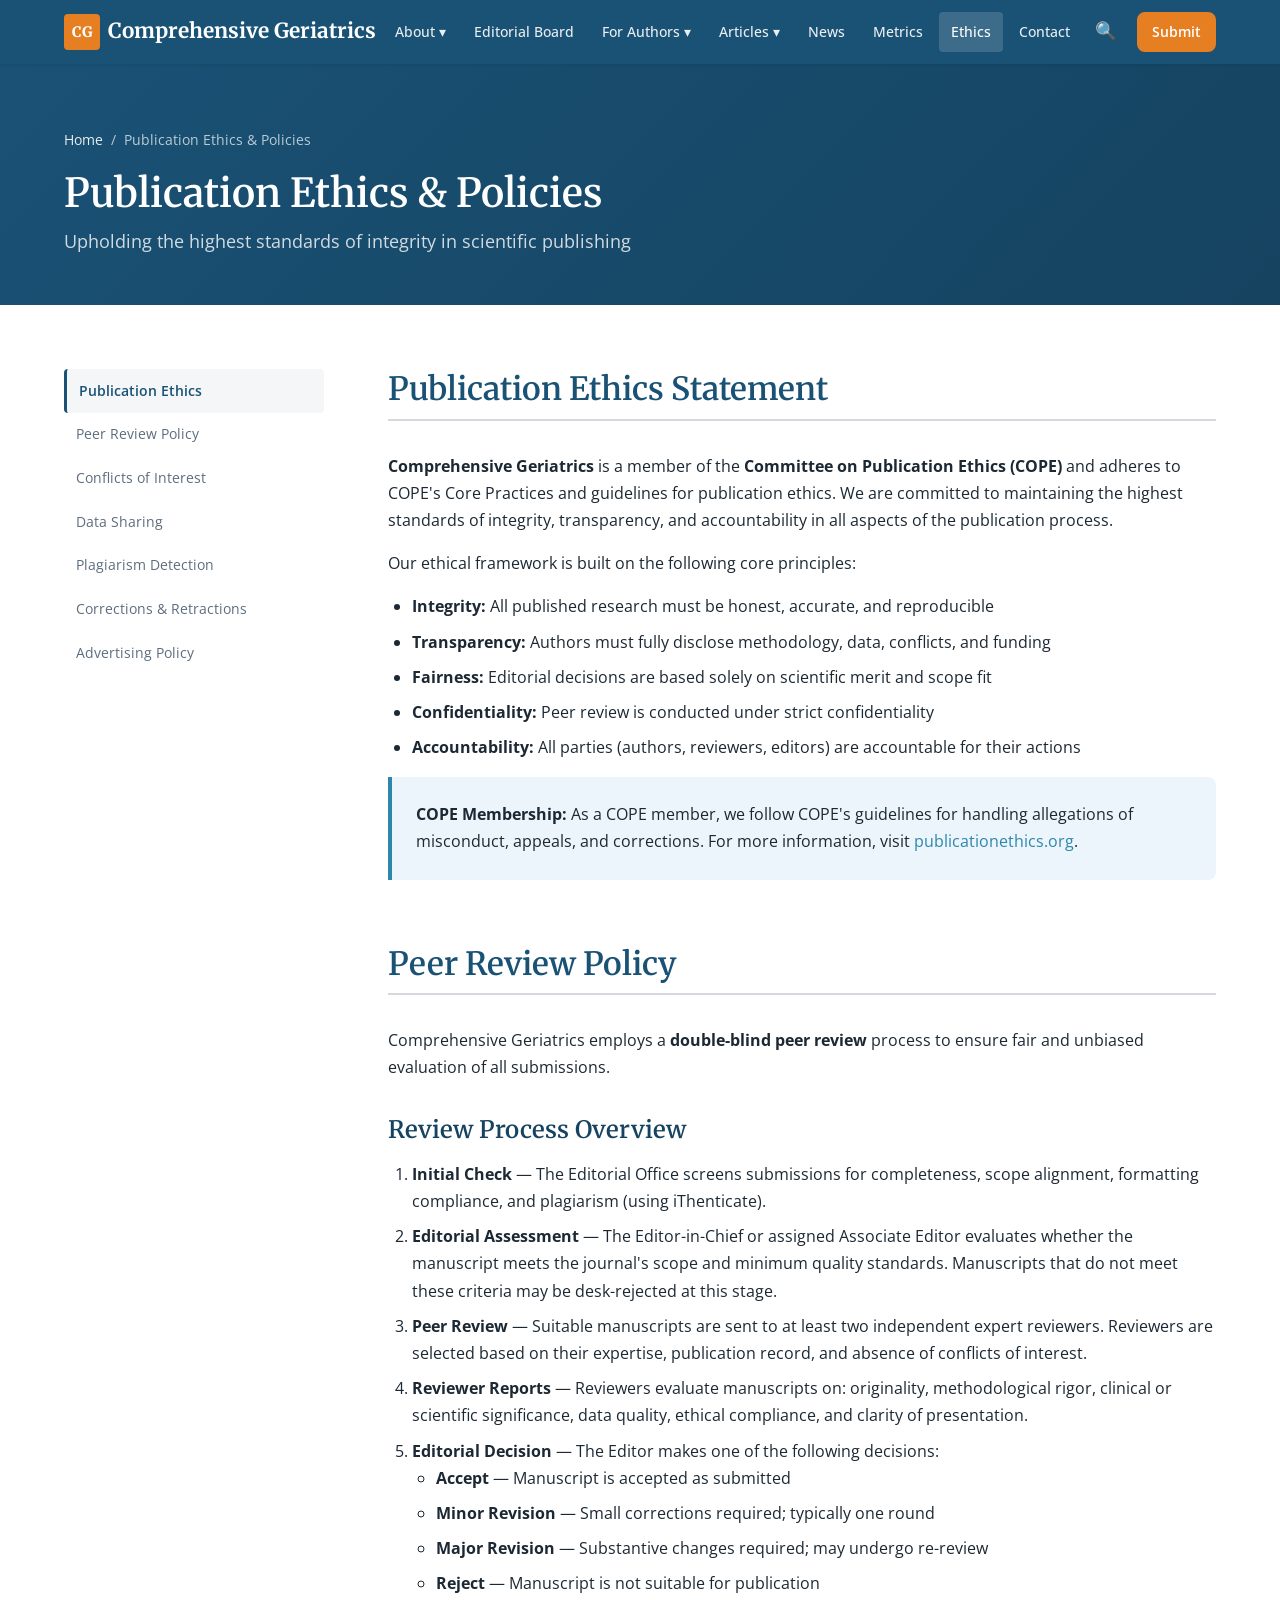
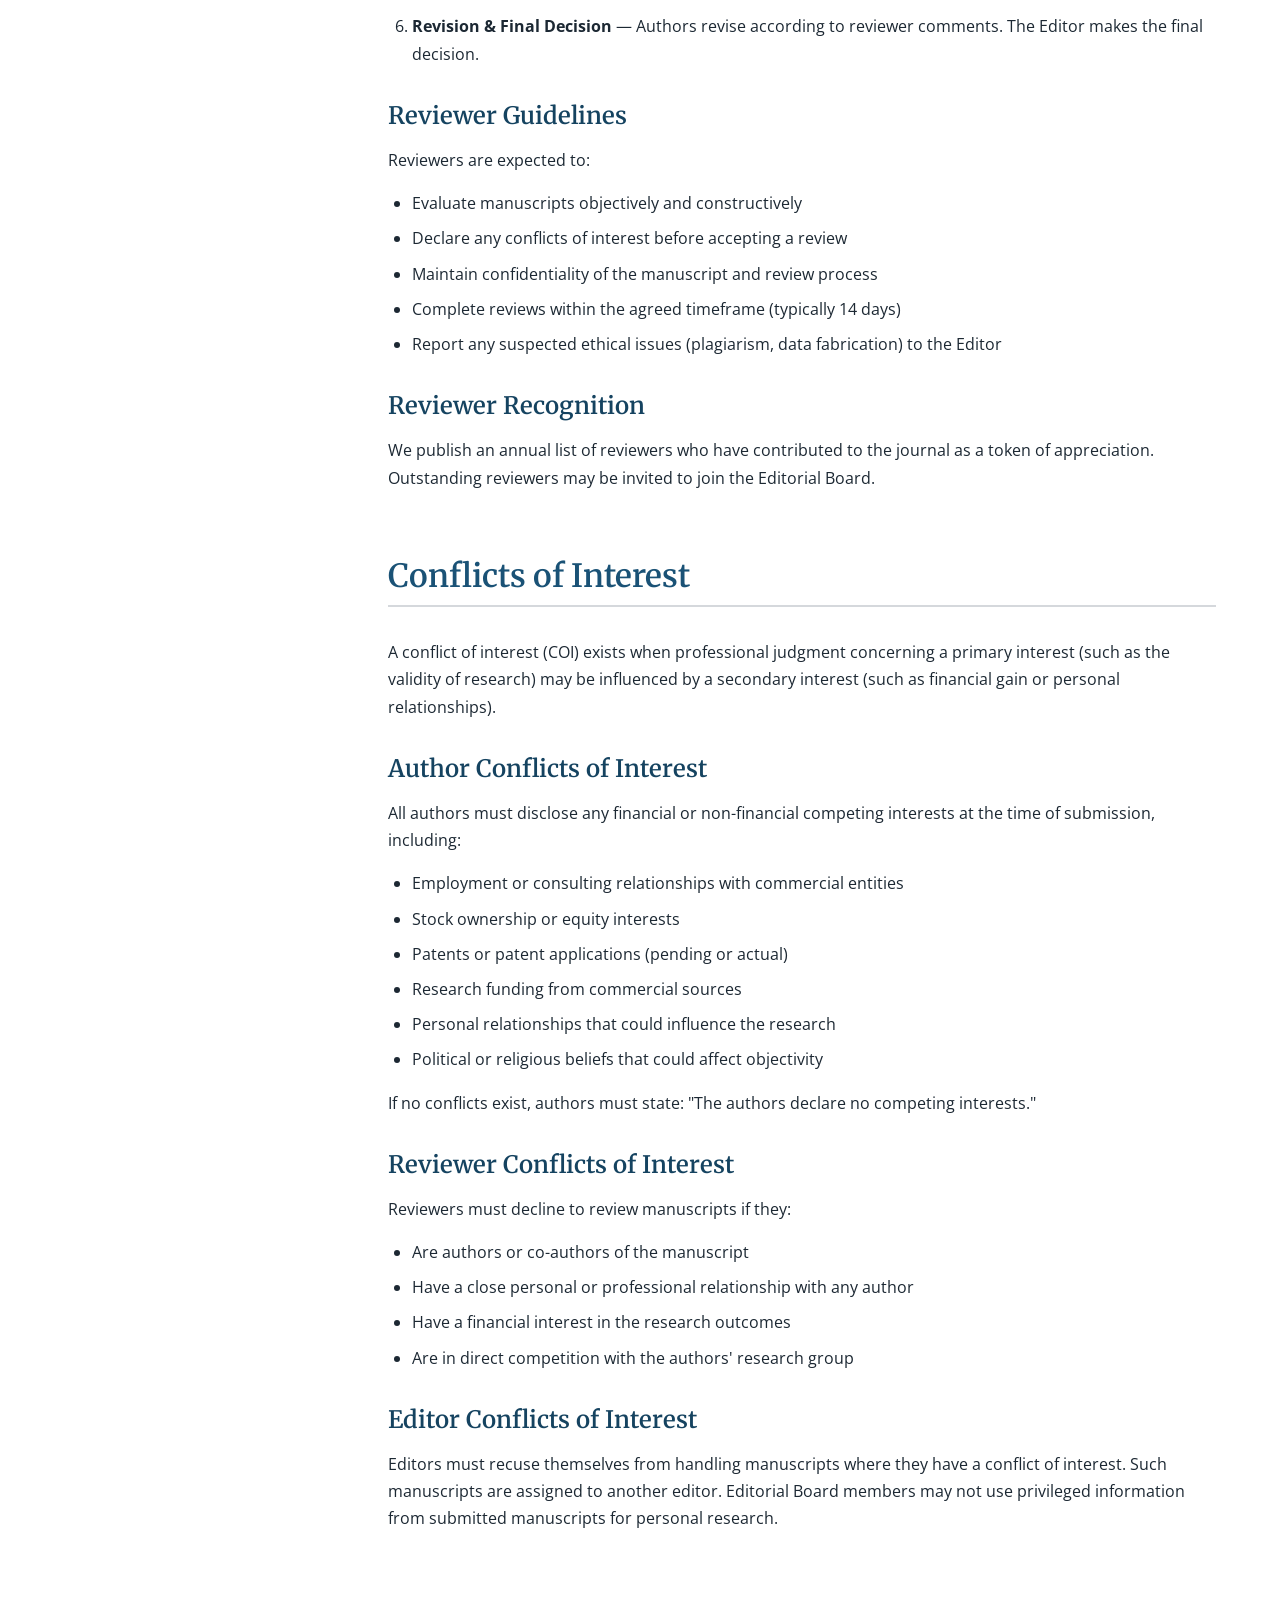
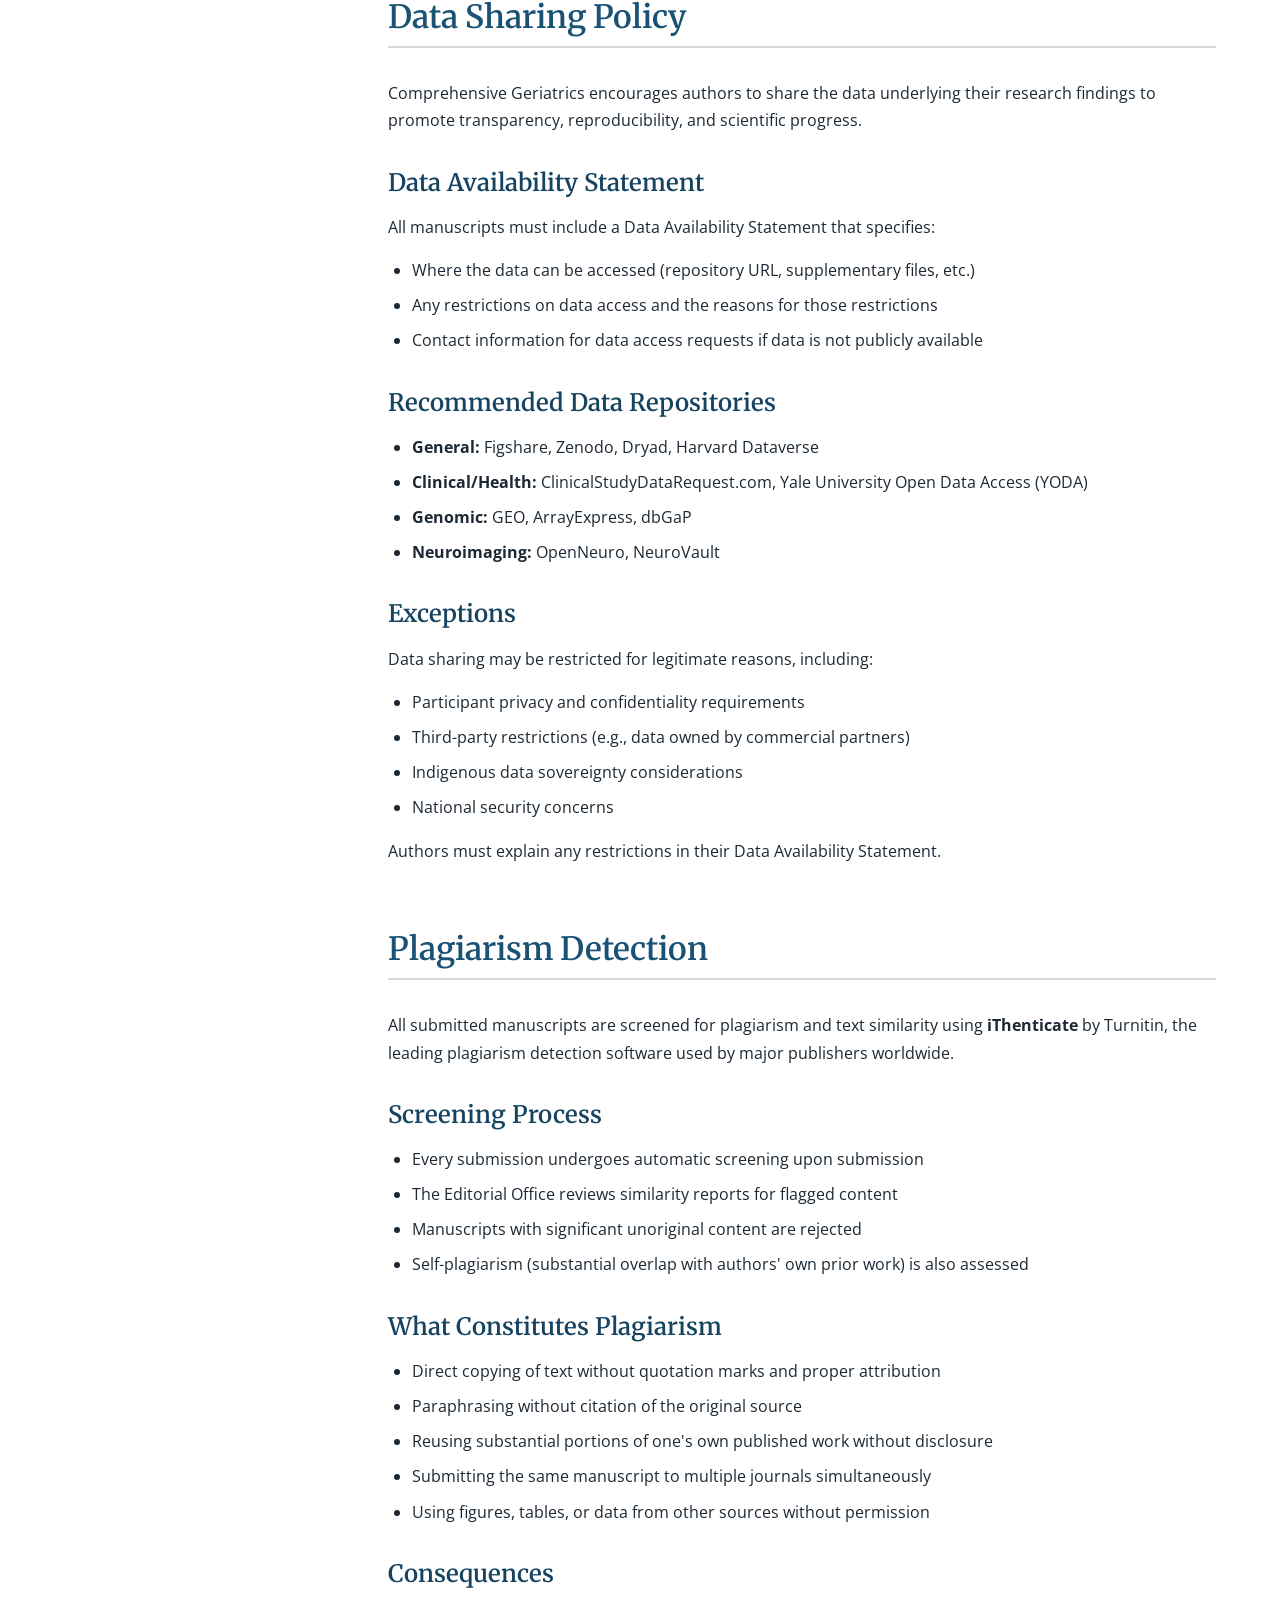
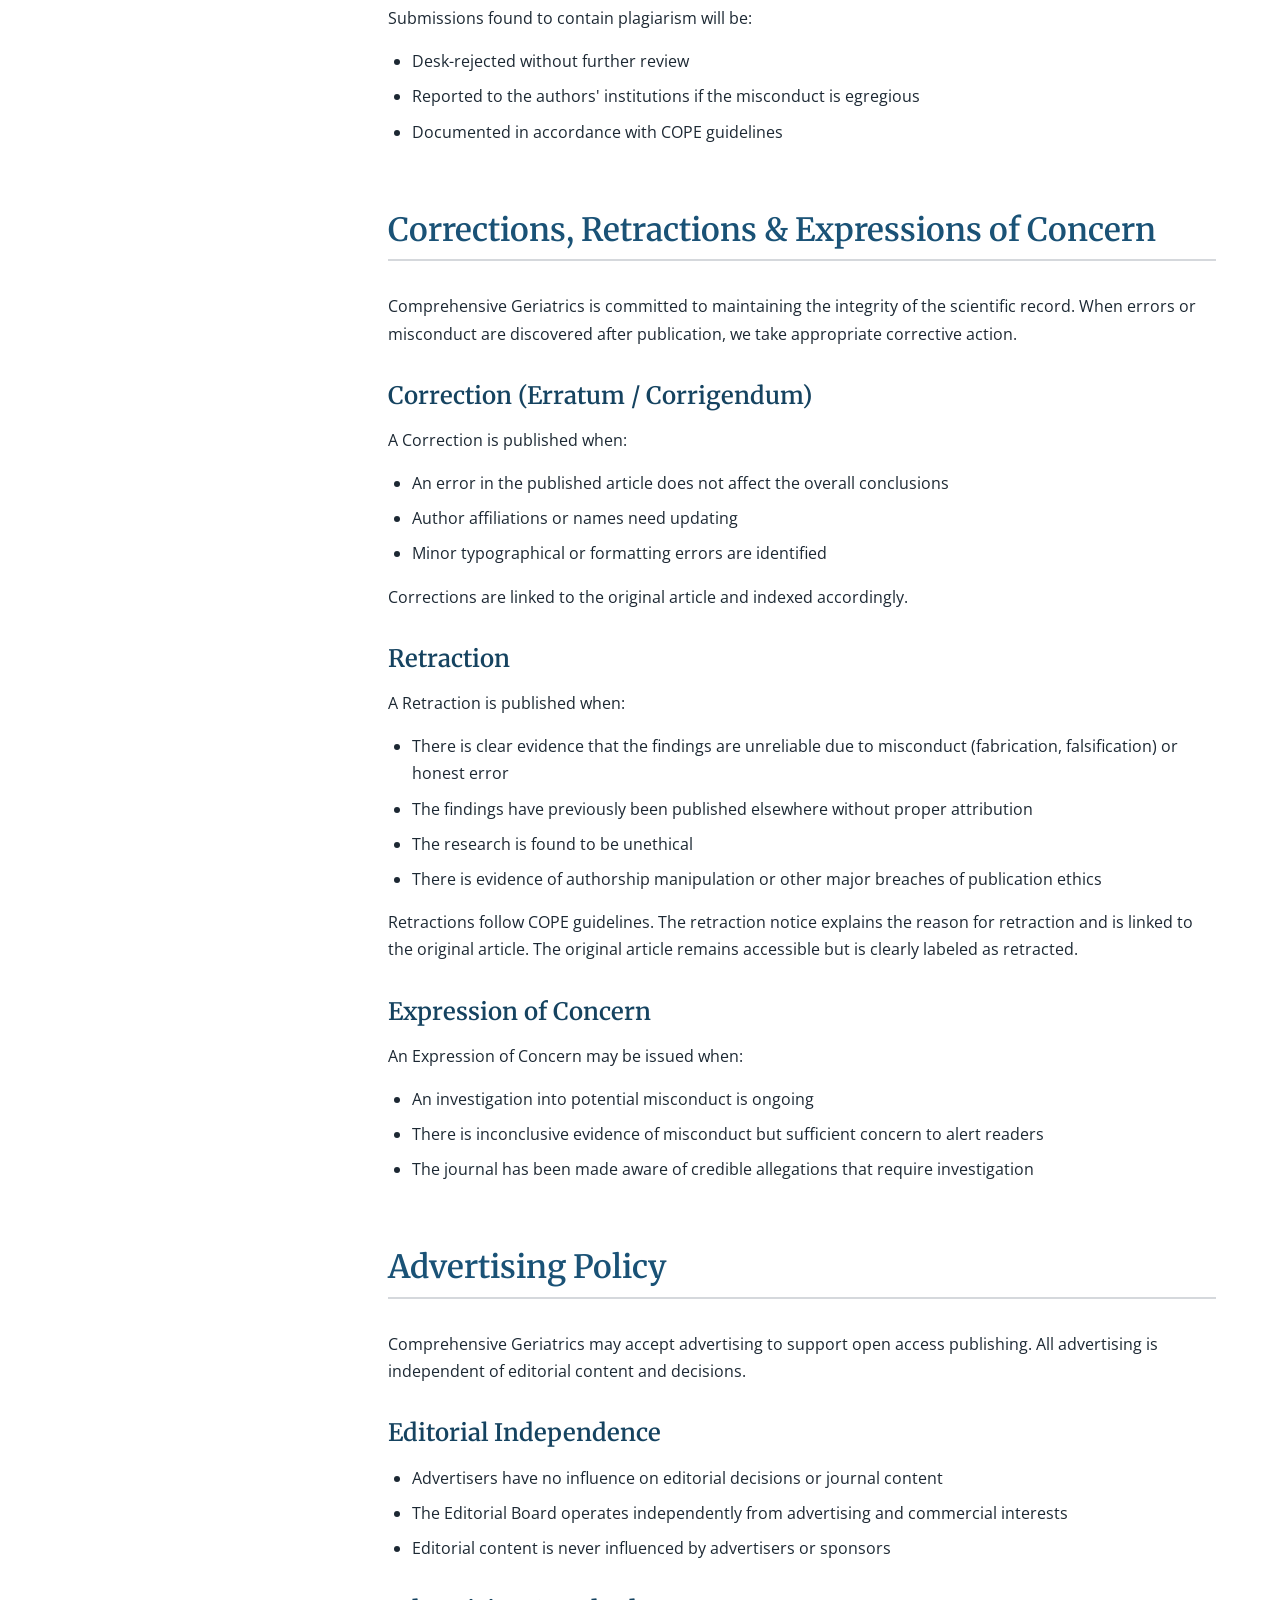
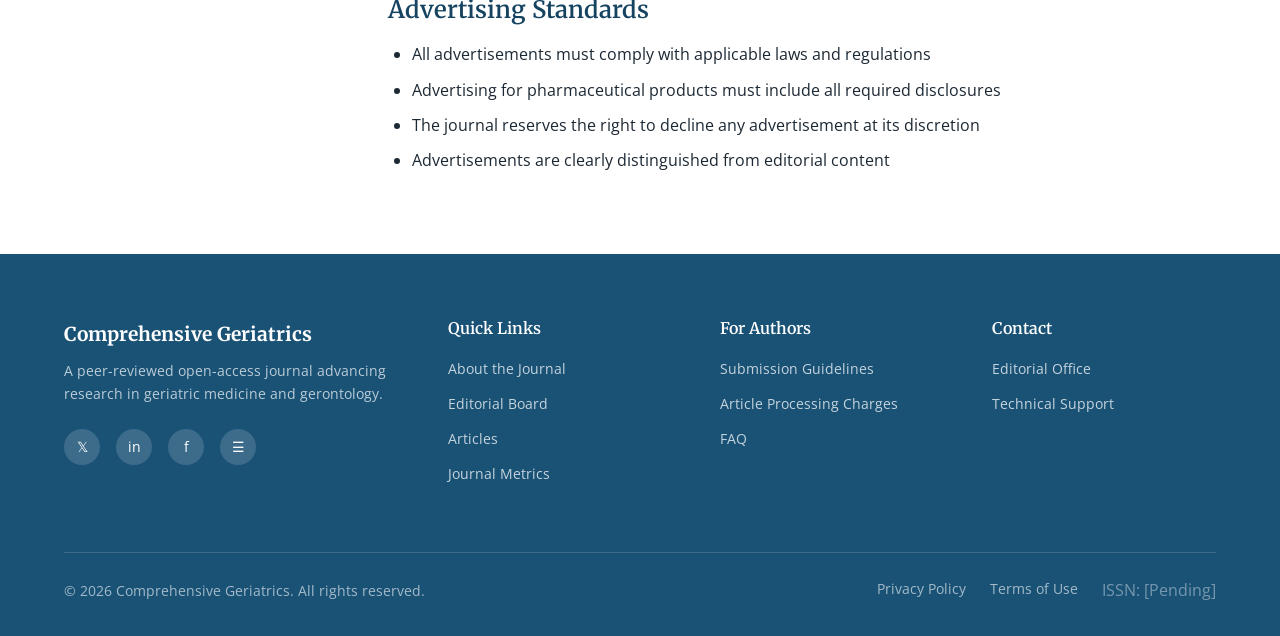
<file: ethics.html>
<!DOCTYPE html>
<html lang="en">
<head>
  <meta charset="UTF-8">
  <meta name="viewport" content="width=device-width, initial-scale=1.0">
  <title>Publication Ethics &amp; Policies | Comprehensive Geriatrics</title>
  <meta name="description" content="Publication ethics, peer review policy, conflicts of interest, and other policies of Comprehensive Geriatrics.">
  <link rel="preconnect" href="https://fonts.googleapis.com">
  <link href="https://fonts.googleapis.com/css2?family=Merriweather:wght@400;700&family=Open+Sans:wght@400;500;600;700&display=swap" rel="stylesheet">
  <link rel="stylesheet" href="css/style.css">
</head>
<body>

  <!-- Header -->
  <header class="header">
    <div class="header-inner">
      <a href="index.html" class="logo">
        <div class="logo-icon">CG</div>
        <span>Comprehensive Geriatrics</span>
      </a>
      <nav class="nav-main">
        <div class="has-dropdown">
          <a href="about.html">About &#9662;</a>
          <div class="dropdown">
            <a href="about.html#aims">Aims &amp; Scope</a>
            <a href="about.html#history">Journal History</a>
            <a href="about.html#open-access">Open Access Policy</a>
          </div>
        </div>
        <a href="editorial-board.html">Editorial Board</a>
        <div class="has-dropdown">
          <a href="authors.html">For Authors &#9662;</a>
          <div class="dropdown">
            <a href="authors.html#guidelines">Submission Guidelines</a>
            <a href="authors.html#types">Article Types</a>
            <a href="authors.html#apc">APC</a>
          </div>
        </div>
        <div class="has-dropdown">
          <a href="articles.html">Articles &#9662;</a>
          <div class="dropdown">
            <a href="articles.html">Latest Articles</a>
            <a href="articles.html">By Issue</a>
            <a href="articles.html">By Category</a>
          </div>
        </div>
        <a href="news.html">News</a>
        <a href="metrics.html">Metrics</a>
        <a href="ethics.html" class="active">Ethics</a>
        <a href="contact.html">Contact</a>
      </nav>
      <div class="nav-actions">
        <button class="search-btn" aria-label="Search">&#128269;</button>
        <a href="authors.html" class="btn btn-primary btn-sm">Submit</a>
        <button class="mobile-toggle" aria-label="Menu">&#9776;</button>
      </div>
    </div>
  </header>

  <div class="mobile-menu">
    <a href="about.html">About the Journal</a>
    <a href="editorial-board.html">Editorial Board</a>
    <a href="authors.html">For Authors</a>
    <a href="articles.html">Articles</a>
    <a href="news.html">News &amp; Announcements</a>
    <a href="metrics.html">Journal Metrics</a>
    <a href="ethics.html">Publication Ethics</a>
    <a href="contact.html">Contact Us</a>
  </div>

  <!-- Page Header -->
  <section class="page-header">
    <div class="container page-header-content">
      <nav class="breadcrumb">
        <a href="index.html">Home</a>
        <span>/</span>
        <span>Publication Ethics &amp; Policies</span>
      </nav>
      <h1>Publication Ethics &amp; Policies</h1>
      <p>Upholding the highest standards of integrity in scientific publishing</p>
    </div>
  </section>

  <!-- Main Content -->
  <main class="section">
    <div class="container">
      <div class="sidebar-layout">
        <!-- Sidebar -->
        <aside class="sidebar">
          <nav>
            <ul class="sidebar-nav">
              <li><a href="#ethics" class="active">Publication Ethics</a></li>
              <li><a href="#peer-review">Peer Review Policy</a></li>
              <li><a href="#conflict">Conflicts of Interest</a></li>
              <li><a href="#data-sharing">Data Sharing</a></li>
              <li><a href="#plagiarism">Plagiarism Detection</a></li>
              <li><a href="#corrections">Corrections &amp; Retractions</a></li>
              <li><a href="#advertising">Advertising Policy</a></li>
            </ul>
          </nav>
        </aside>

        <!-- Content -->
        <div class="content">
          <section id="ethics" class="content-section">
            <h2>Publication Ethics Statement</h2>
            <p>
              <strong>Comprehensive Geriatrics</strong> is a member of the <strong>Committee on Publication Ethics 
              (COPE)</strong> and adheres to COPE's Core Practices and guidelines for publication ethics. We are 
              committed to maintaining the highest standards of integrity, transparency, and accountability in 
              all aspects of the publication process.
            </p>
            <p>
              Our ethical framework is built on the following core principles:
            </p>
            <ul>
              <li><strong>Integrity:</strong> All published research must be honest, accurate, and reproducible</li>
              <li><strong>Transparency:</strong> Authors must fully disclose methodology, data, conflicts, and funding</li>
              <li><strong>Fairness:</strong> Editorial decisions are based solely on scientific merit and scope fit</li>
              <li><strong>Confidentiality:</strong> Peer review is conducted under strict confidentiality</li>
              <li><strong>Accountability:</strong> All parties (authors, reviewers, editors) are accountable for their actions</li>
            </ul>
            <div class="info-box">
              <p><strong>COPE Membership:</strong> As a COPE member, we follow COPE's guidelines for handling 
              allegations of misconduct, appeals, and corrections. For more information, visit 
              <a href="https://publicationethics.org" target="_blank">publicationethics.org</a>.</p>
            </div>
          </section>

          <section id="peer-review" class="content-section">
            <h2>Peer Review Policy</h2>
            <p>
              Comprehensive Geriatrics employs a <strong>double-blind peer review</strong> process to ensure 
              fair and unbiased evaluation of all submissions.
            </p>

            <h3>Review Process Overview</h3>
            <ol>
              <li><strong>Initial Check</strong> &mdash; The Editorial Office screens submissions for completeness, 
              scope alignment, formatting compliance, and plagiarism (using iThenticate).</li>
              <li><strong>Editorial Assessment</strong> &mdash; The Editor-in-Chief or assigned Associate Editor 
              evaluates whether the manuscript meets the journal's scope and minimum quality standards. 
              Manuscripts that do not meet these criteria may be desk-rejected at this stage.</li>
              <li><strong>Peer Review</strong> &mdash; Suitable manuscripts are sent to at least two independent 
              expert reviewers. Reviewers are selected based on their expertise, publication record, and absence 
              of conflicts of interest.</li>
              <li><strong>Reviewer Reports</strong> &mdash; Reviewers evaluate manuscripts on: originality, 
              methodological rigor, clinical or scientific significance, data quality, ethical compliance, and 
              clarity of presentation.</li>
              <li><strong>Editorial Decision</strong> &mdash; The Editor makes one of the following decisions:
                <ul>
                  <li><strong>Accept</strong> &mdash; Manuscript is accepted as submitted</li>
                  <li><strong>Minor Revision</strong> &mdash; Small corrections required; typically one round</li>
                  <li><strong>Major Revision</strong> &mdash; Substantive changes required; may undergo re-review</li>
                  <li><strong>Reject</strong> &mdash; Manuscript is not suitable for publication</li>
                </ul>
              </li>
              <li><strong>Revision &amp; Final Decision</strong> &mdash; Authors revise according to reviewer 
              comments. The Editor makes the final decision.</li>
            </ol>

            <h3>Reviewer Guidelines</h3>
            <p>Reviewers are expected to:</p>
            <ul>
              <li>Evaluate manuscripts objectively and constructively</li>
              <li>Declare any conflicts of interest before accepting a review</li>
              <li>Maintain confidentiality of the manuscript and review process</li>
              <li>Complete reviews within the agreed timeframe (typically 14 days)</li>
              <li>Report any suspected ethical issues (plagiarism, data fabrication) to the Editor</li>
            </ul>

            <h3>Reviewer Recognition</h3>
            <p>
              We publish an annual list of reviewers who have contributed to the journal as a token of appreciation. 
              Outstanding reviewers may be invited to join the Editorial Board.
            </p>
          </section>

          <section id="conflict" class="content-section">
            <h2>Conflicts of Interest</h2>
            <p>
              A conflict of interest (COI) exists when professional judgment concerning a primary interest 
              (such as the validity of research) may be influenced by a secondary interest (such as financial 
              gain or personal relationships).
            </p>

            <h3>Author Conflicts of Interest</h3>
            <p>All authors must disclose any financial or non-financial competing interests at the time of submission, including:</p>
            <ul>
              <li>Employment or consulting relationships with commercial entities</li>
              <li>Stock ownership or equity interests</li>
              <li>Patents or patent applications (pending or actual)</li>
              <li>Research funding from commercial sources</li>
              <li>Personal relationships that could influence the research</li>
              <li>Political or religious beliefs that could affect objectivity</li>
            </ul>
            <p>If no conflicts exist, authors must state: "The authors declare no competing interests."</p>

            <h3>Reviewer Conflicts of Interest</h3>
            <p>Reviewers must decline to review manuscripts if they:</p>
            <ul>
              <li>Are authors or co-authors of the manuscript</li>
              <li>Have a close personal or professional relationship with any author</li>
              <li>Have a financial interest in the research outcomes</li>
              <li>Are in direct competition with the authors' research group</li>
            </ul>

            <h3>Editor Conflicts of Interest</h3>
            <p>
              Editors must recuse themselves from handling manuscripts where they have a conflict of interest. 
              Such manuscripts are assigned to another editor. Editorial Board members may not use privileged 
              information from submitted manuscripts for personal research.
            </p>
          </section>

          <section id="data-sharing" class="content-section">
            <h2>Data Sharing Policy</h2>
            <p>
              Comprehensive Geriatrics encourages authors to share the data underlying their research findings 
              to promote transparency, reproducibility, and scientific progress.
            </p>

            <h3>Data Availability Statement</h3>
            <p>All manuscripts must include a Data Availability Statement that specifies:</p>
            <ul>
              <li>Where the data can be accessed (repository URL, supplementary files, etc.)</li>
              <li>Any restrictions on data access and the reasons for those restrictions</li>
              <li>Contact information for data access requests if data is not publicly available</li>
            </ul>

            <h3>Recommended Data Repositories</h3>
            <ul>
              <li><strong>General:</strong> Figshare, Zenodo, Dryad, Harvard Dataverse</li>
              <li><strong>Clinical/Health:</strong> ClinicalStudyDataRequest.com, Yale University Open Data Access (YODA)</li>
              <li><strong>Genomic:</strong> GEO, ArrayExpress, dbGaP</li>
              <li><strong>Neuroimaging:</strong> OpenNeuro, NeuroVault</li>
            </ul>

            <h3>Exceptions</h3>
            <p>Data sharing may be restricted for legitimate reasons, including:</p>
            <ul>
              <li>Participant privacy and confidentiality requirements</li>
              <li>Third-party restrictions (e.g., data owned by commercial partners)</li>
              <li>Indigenous data sovereignty considerations</li>
              <li>National security concerns</li>
            </ul>
            <p>Authors must explain any restrictions in their Data Availability Statement.</p>
          </section>

          <section id="plagiarism" class="content-section">
            <h2>Plagiarism Detection</h2>
            <p>
              All submitted manuscripts are screened for plagiarism and text similarity using 
              <strong>iThenticate</strong> by Turnitin, the leading plagiarism detection software used by 
              major publishers worldwide.
            </p>

            <h3>Screening Process</h3>
            <ul>
              <li>Every submission undergoes automatic screening upon submission</li>
              <li>The Editorial Office reviews similarity reports for flagged content</li>
              <li>Manuscripts with significant unoriginal content are rejected</li>
              <li>Self-plagiarism (substantial overlap with authors' own prior work) is also assessed</li>
            </ul>

            <h3>What Constitutes Plagiarism</h3>
            <ul>
              <li>Direct copying of text without quotation marks and proper attribution</li>
              <li>Paraphrasing without citation of the original source</li>
              <li>Reusing substantial portions of one's own published work without disclosure</li>
              <li>Submitting the same manuscript to multiple journals simultaneously</li>
              <li>Using figures, tables, or data from other sources without permission</li>
            </ul>

            <h3>Consequences</h3>
            <p>Submissions found to contain plagiarism will be:</p>
            <ul>
              <li>Desk-rejected without further review</li>
              <li>Reported to the authors' institutions if the misconduct is egregious</li>
              <li>Documented in accordance with COPE guidelines</li>
            </ul>
          </section>

          <section id="corrections" class="content-section">
            <h2>Corrections, Retractions &amp; Expressions of Concern</h2>
            <p>
              Comprehensive Geriatrics is committed to maintaining the integrity of the scientific record. 
              When errors or misconduct are discovered after publication, we take appropriate corrective action.
            </p>

            <h3>Correction (Erratum / Corrigendum)</h3>
            <p>A Correction is published when:</p>
            <ul>
              <li>An error in the published article does not affect the overall conclusions</li>
              <li>Author affiliations or names need updating</li>
              <li>Minor typographical or formatting errors are identified</li>
            </ul>
            <p>Corrections are linked to the original article and indexed accordingly.</p>

            <h3>Retraction</h3>
            <p>A Retraction is published when:</p>
            <ul>
              <li>There is clear evidence that the findings are unreliable due to misconduct (fabrication, falsification) or honest error</li>
              <li>The findings have previously been published elsewhere without proper attribution</li>
              <li>The research is found to be unethical</li>
              <li>There is evidence of authorship manipulation or other major breaches of publication ethics</li>
            </ul>
            <p>Retractions follow COPE guidelines. The retraction notice explains the reason for retraction and 
            is linked to the original article. The original article remains accessible but is clearly labeled as retracted.</p>

            <h3>Expression of Concern</h3>
            <p>An Expression of Concern may be issued when:</p>
            <ul>
              <li>An investigation into potential misconduct is ongoing</li>
              <li>There is inconclusive evidence of misconduct but sufficient concern to alert readers</li>
              <li>The journal has been made aware of credible allegations that require investigation</li>
            </ul>
          </section>

          <section id="advertising" class="content-section">
            <h2>Advertising Policy</h2>
            <p>
              Comprehensive Geriatrics may accept advertising to support open access publishing. All advertising 
              is independent of editorial content and decisions.
            </p>

            <h3>Editorial Independence</h3>
            <ul>
              <li>Advertisers have no influence on editorial decisions or journal content</li>
              <li>The Editorial Board operates independently from advertising and commercial interests</li>
              <li>Editorial content is never influenced by advertisers or sponsors</li>
            </ul>

            <h3>Advertising Standards</h3>
            <ul>
              <li>All advertisements must comply with applicable laws and regulations</li>
              <li>Advertising for pharmaceutical products must include all required disclosures</li>
              <li>The journal reserves the right to decline any advertisement at its discretion</li>
              <li>Advertisements are clearly distinguished from editorial content</li>
            </ul>
          </section>
        </div>
      </div>
    </div>
  </main>

  <!-- Footer -->
  <footer class="footer">
    <div class="container">
      <div class="footer-grid">
        <div class="footer-col">
          <div class="footer-brand">Comprehensive Geriatrics</div>
          <p class="footer-desc">A peer-reviewed open-access journal advancing research in geriatric medicine and gerontology.</p>
          <div class="social-links" style="margin-top: var(--space-lg);">
            <a href="#" aria-label="Twitter">&#120143;</a>
            <a href="#" aria-label="LinkedIn">in</a>
            <a href="#" aria-label="Facebook">f</a>
            <a href="#" aria-label="RSS">&#9776;</a>
          </div>
        </div>
        <div class="footer-col">
          <h4>Quick Links</h4>
          <ul>
            <li><a href="about.html">About the Journal</a></li>
            <li><a href="editorial-board.html">Editorial Board</a></li>
            <li><a href="articles.html">Articles</a></li>
            <li><a href="metrics.html">Journal Metrics</a></li>
          </ul>
        </div>
        <div class="footer-col">
          <h4>For Authors</h4>
          <ul>
            <li><a href="authors.html">Submission Guidelines</a></li>
            <li><a href="authors.html#apc">Article Processing Charges</a></li>
            <li><a href="authors.html#faq">FAQ</a></li>
          </ul>
        </div>
        <div class="footer-col">
          <h4>Contact</h4>
          <ul>
            <li><a href="contact.html">Editorial Office</a></li>
            <li><a href="contact.html">Technical Support</a></li>
          </ul>
        </div>
      </div>
      <div class="footer-bottom">
        <p>&copy; <span class="current-year">2025</span> Comprehensive Geriatrics. All rights reserved.</p>
        <div class="footer-bottom-links">
          <a href="#">Privacy Policy</a>
          <a href="#">Terms of Use</a>
          <span style="color: rgba(255,255,255,0.4);">ISSN: [Pending]</span>
        </div>
      </div>
    </div>
  </footer>

  <button class="back-to-top" aria-label="Back to top">&#9650;</button>
  <script src="js/main.js"></script>
</body>
</html>
</file>
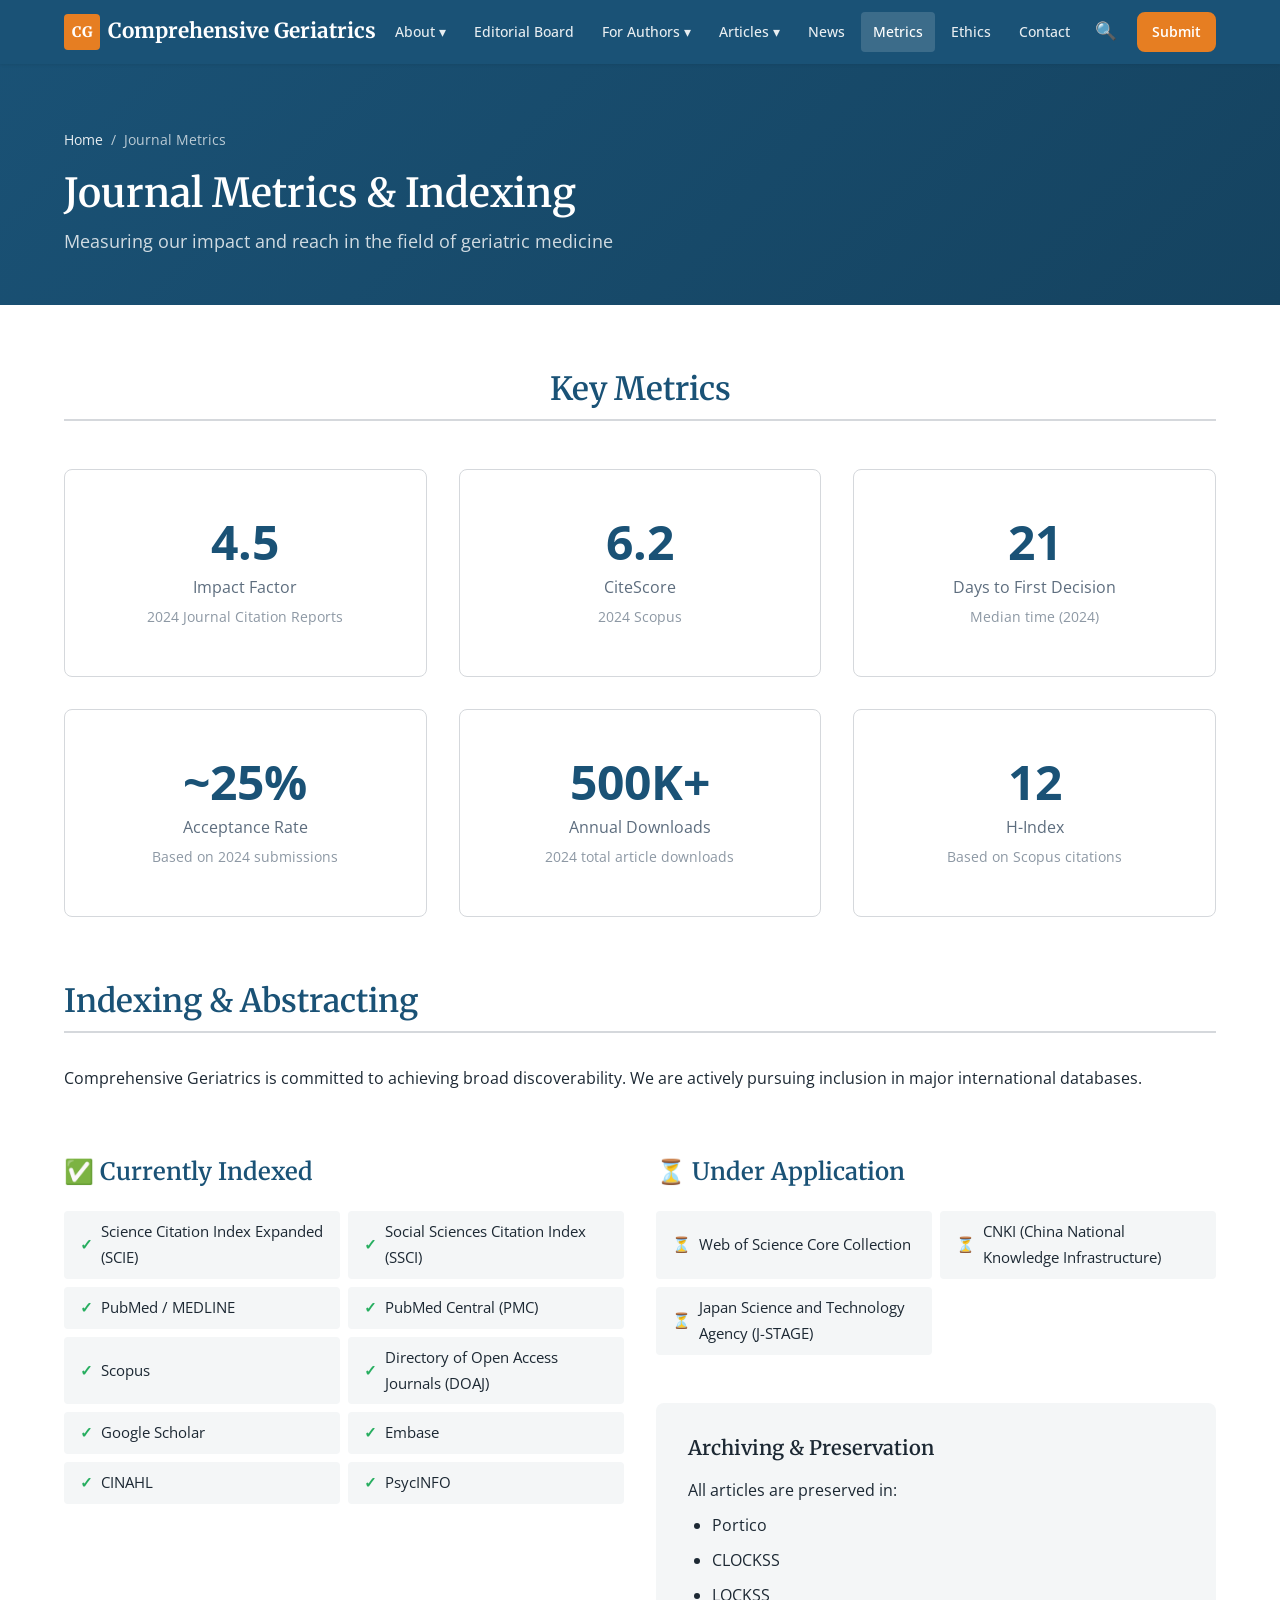
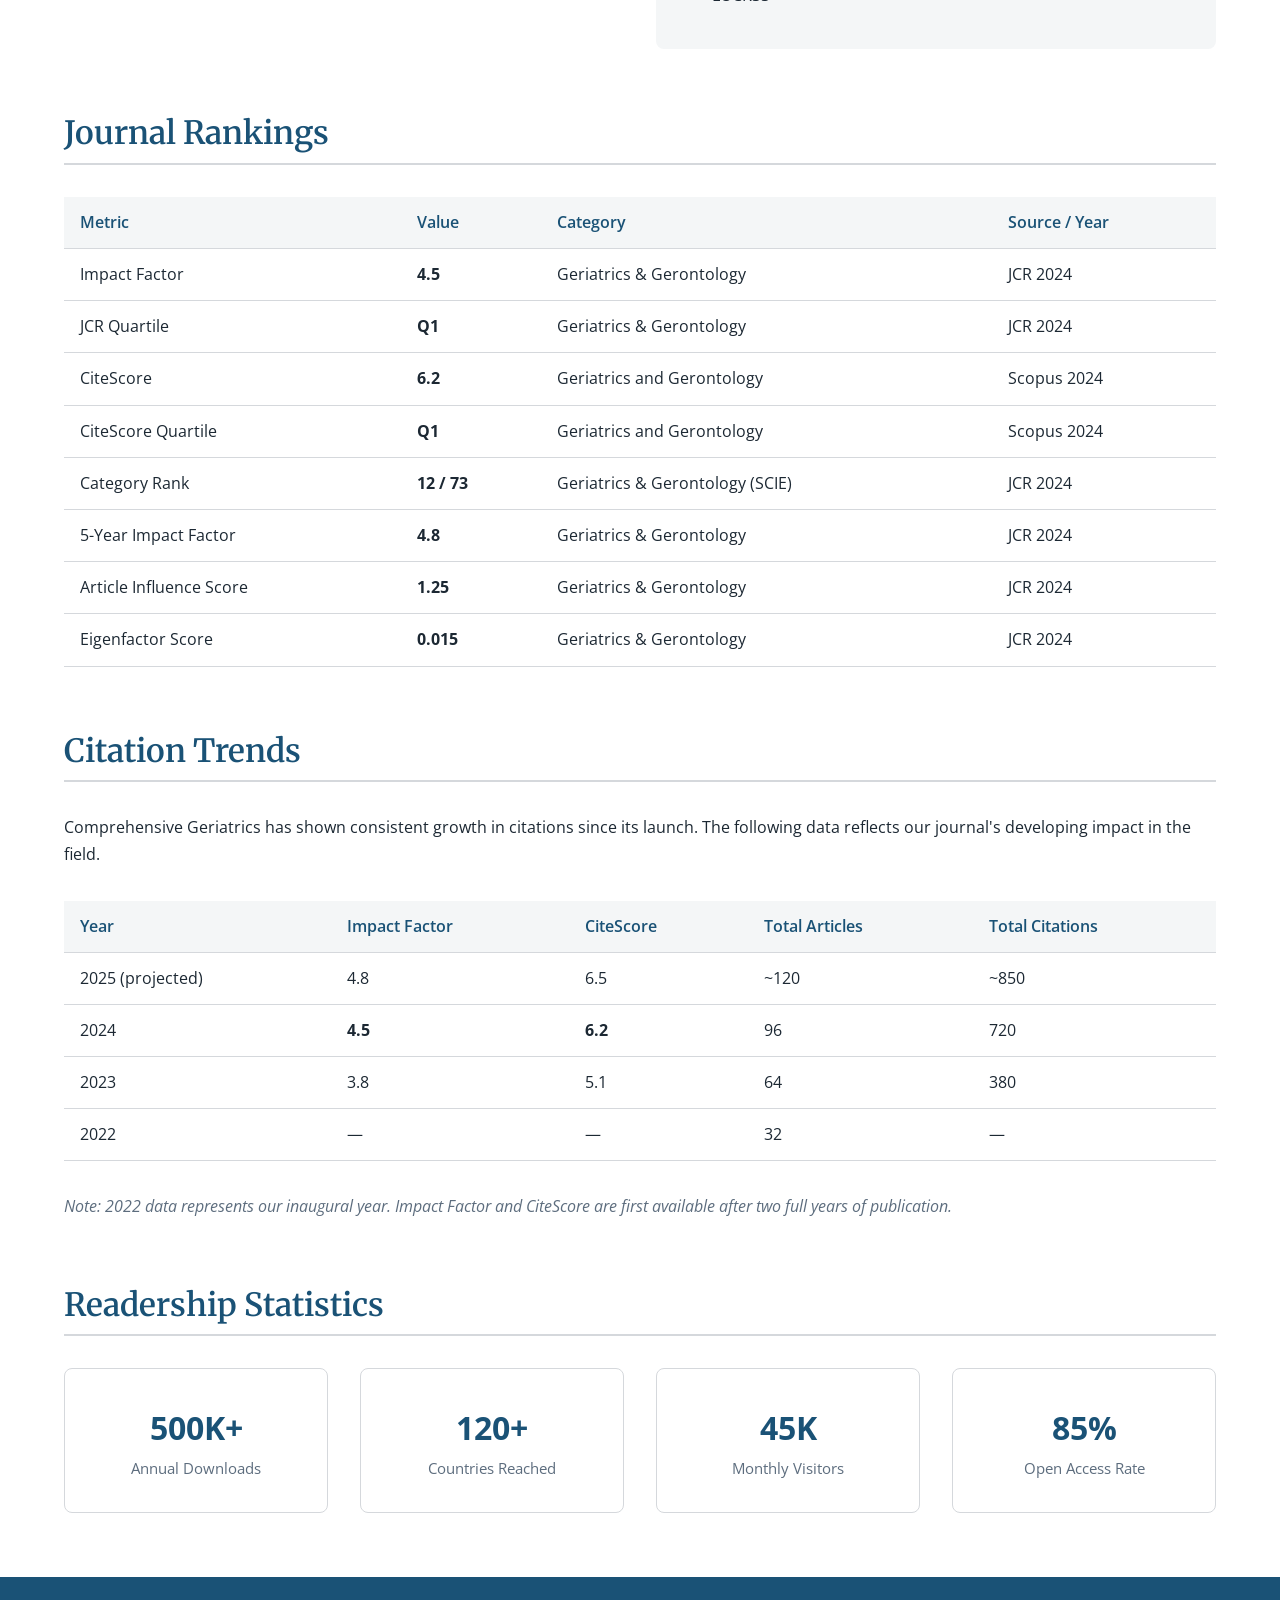
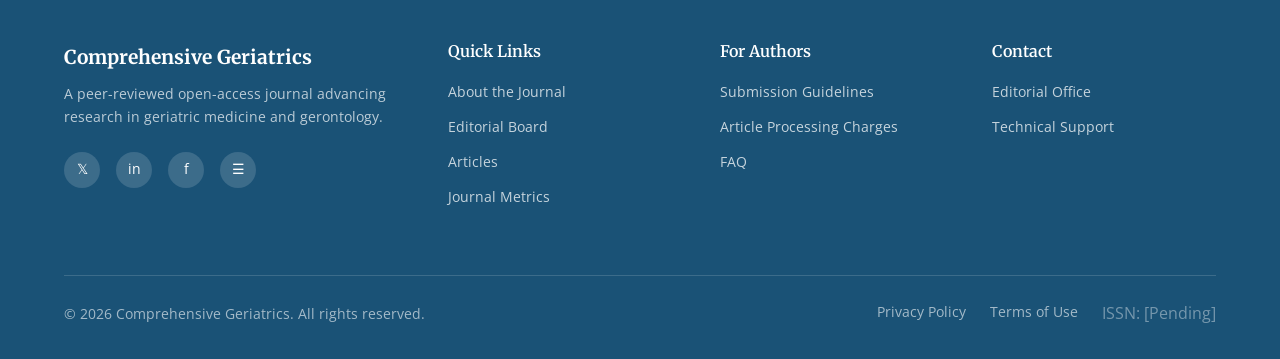
<file: metrics.html>
<!DOCTYPE html>
<html lang="en">
<head>
  <meta charset="UTF-8">
  <meta name="viewport" content="width=device-width, initial-scale=1.0">
  <title>Journal Metrics | Comprehensive Geriatrics</title>
  <meta name="description" content="Impact Factor, CiteScore, review efficiency, and indexing information for Comprehensive Geriatrics.">
  <link rel="preconnect" href="https://fonts.googleapis.com">
  <link href="https://fonts.googleapis.com/css2?family=Merriweather:wght@400;700&family=Open+Sans:wght@400;500;600;700&display=swap" rel="stylesheet">
  <link rel="stylesheet" href="css/style.css">
</head>
<body>

  <!-- Header -->
  <header class="header">
    <div class="header-inner">
      <a href="index.html" class="logo">
        <div class="logo-icon">CG</div>
        <span>Comprehensive Geriatrics</span>
      </a>
      <nav class="nav-main">
        <div class="has-dropdown">
          <a href="about.html">About &#9662;</a>
          <div class="dropdown">
            <a href="about.html#aims">Aims &amp; Scope</a>
            <a href="about.html#history">Journal History</a>
            <a href="about.html#open-access">Open Access Policy</a>
          </div>
        </div>
        <a href="editorial-board.html">Editorial Board</a>
        <div class="has-dropdown">
          <a href="authors.html">For Authors &#9662;</a>
          <div class="dropdown">
            <a href="authors.html#guidelines">Submission Guidelines</a>
            <a href="authors.html#types">Article Types</a>
            <a href="authors.html#apc">APC</a>
          </div>
        </div>
        <div class="has-dropdown">
          <a href="articles.html">Articles &#9662;</a>
          <div class="dropdown">
            <a href="articles.html">Latest Articles</a>
            <a href="articles.html">By Issue</a>
            <a href="articles.html">By Category</a>
          </div>
        </div>
        <a href="news.html">News</a>
        <a href="metrics.html" class="active">Metrics</a>
        <a href="ethics.html">Ethics</a>
        <a href="contact.html">Contact</a>
      </nav>
      <div class="nav-actions">
        <button class="search-btn" aria-label="Search">&#128269;</button>
        <a href="authors.html" class="btn btn-primary btn-sm">Submit</a>
        <button class="mobile-toggle" aria-label="Menu">&#9776;</button>
      </div>
    </div>
  </header>

  <div class="mobile-menu">
    <a href="about.html">About the Journal</a>
    <a href="editorial-board.html">Editorial Board</a>
    <a href="authors.html">For Authors</a>
    <a href="articles.html">Articles</a>
    <a href="news.html">News &amp; Announcements</a>
    <a href="metrics.html">Journal Metrics</a>
    <a href="ethics.html">Publication Ethics</a>
    <a href="contact.html">Contact Us</a>
  </div>

  <!-- Page Header -->
  <section class="page-header">
    <div class="container page-header-content">
      <nav class="breadcrumb">
        <a href="index.html">Home</a>
        <span>/</span>
        <span>Journal Metrics</span>
      </nav>
      <h1>Journal Metrics &amp; Indexing</h1>
      <p>Measuring our impact and reach in the field of geriatric medicine</p>
    </div>
  </section>

  <!-- Main Content -->
  <main class="section">
    <div class="container">

      <!-- Key Metrics Cards -->
      <section class="content-section">
        <h2 style="text-align: center; margin-bottom: var(--space-2xl);">Key Metrics</h2>
        <div class="metrics-cards">
          <div class="metric-card">
            <div class="metric-value">4.5</div>
            <div class="metric-label">Impact Factor</div>
            <div class="metric-sub">2024 Journal Citation Reports</div>
          </div>
          <div class="metric-card">
            <div class="metric-value">6.2</div>
            <div class="metric-label">CiteScore</div>
            <div class="metric-sub">2024 Scopus</div>
          </div>
          <div class="metric-card">
            <div class="metric-value">21</div>
            <div class="metric-label">Days to First Decision</div>
            <div class="metric-sub">Median time (2024)</div>
          </div>
          <div class="metric-card">
            <div class="metric-value">~25%</div>
            <div class="metric-label">Acceptance Rate</div>
            <div class="metric-sub">Based on 2024 submissions</div>
          </div>
          <div class="metric-card">
            <div class="metric-value">500K+</div>
            <div class="metric-label">Annual Downloads</div>
            <div class="metric-sub">2024 total article downloads</div>
          </div>
          <div class="metric-card">
            <div class="metric-value">12</div>
            <div class="metric-label">H-Index</div>
            <div class="metric-sub">Based on Scopus citations</div>
          </div>
        </div>
      </section>

      <!-- Indexing & Abstracting -->
      <section class="content-section">
        <h2>Indexing &amp; Abstracting</h2>
        <p style="margin-bottom: var(--space-xl);">
          Comprehensive Geriatrics is committed to achieving broad discoverability. We are actively pursuing 
          inclusion in major international databases.
        </p>

        <div class="row" style="gap: var(--space-xl) 0;">
          <div class="col-6" style="padding: 0 var(--space-md);">
            <h3 style="color: var(--color-primary); margin-bottom: var(--space-lg);">&#9989; Currently Indexed</h3>
            <div class="indexing-grid">
              <div class="indexing-item">
                <span class="check">&#10003;</span>
                <span>Science Citation Index Expanded (SCIE)</span>
              </div>
              <div class="indexing-item">
                <span class="check">&#10003;</span>
                <span>Social Sciences Citation Index (SSCI)</span>
              </div>
              <div class="indexing-item">
                <span class="check">&#10003;</span>
                <span>PubMed / MEDLINE</span>
              </div>
              <div class="indexing-item">
                <span class="check">&#10003;</span>
                <span>PubMed Central (PMC)</span>
              </div>
              <div class="indexing-item">
                <span class="check">&#10003;</span>
                <span>Scopus</span>
              </div>
              <div class="indexing-item">
                <span class="check">&#10003;</span>
                <span>Directory of Open Access Journals (DOAJ)</span>
              </div>
              <div class="indexing-item">
                <span class="check">&#10003;</span>
                <span>Google Scholar</span>
              </div>
              <div class="indexing-item">
                <span class="check">&#10003;</span>
                <span>Embase</span>
              </div>
              <div class="indexing-item">
                <span class="check">&#10003;</span>
                <span>CINAHL</span>
              </div>
              <div class="indexing-item">
                <span class="check">&#10003;</span>
                <span>PsycINFO</span>
              </div>
            </div>
          </div>

          <div class="col-6" style="padding: 0 var(--space-md);">
            <h3 style="color: var(--color-primary); margin-bottom: var(--space-lg);">&#9203; Under Application</h3>
            <div class="indexing-grid">
              <div class="indexing-item">
                <span class="pending">&#9203;</span>
                <span>Web of Science Core Collection</span>
              </div>
              <div class="indexing-item">
                <span class="pending">&#9203;</span>
                <span>CNKI (China National Knowledge Infrastructure)</span>
              </div>
              <div class="indexing-item">
                <span class="pending">&#9203;</span>
                <span>Japan Science and Technology Agency (J-STAGE)</span>
              </div>
            </div>

            <div style="margin-top: var(--space-2xl); padding: var(--space-xl); background: var(--color-bg-light); border-radius: var(--border-radius-md);">
              <h4 style="margin-bottom: var(--space-md);">Archiving &amp; Preservation</h4>
              <p style="margin-bottom: var(--space-sm);">All articles are preserved in:</p>
              <ul style="margin-bottom: 0;">
                <li>Portico</li>
                <li>CLOCKSS</li>
                <li>LOCKSS</li>
              </ul>
            </div>
          </div>
        </div>
      </section>

      <!-- Journal Rankings -->
      <section class="content-section">
        <h2>Journal Rankings</h2>
        <table class="data-table">
          <thead>
            <tr>
              <th>Metric</th>
              <th>Value</th>
              <th>Category</th>
              <th>Source / Year</th>
            </tr>
          </thead>
          <tbody>
            <tr>
              <td>Impact Factor</td>
              <td><strong>4.5</strong></td>
              <td>Geriatrics &amp; Gerontology</td>
              <td>JCR 2024</td>
            </tr>
            <tr>
              <td>JCR Quartile</td>
              <td><strong>Q1</strong></td>
              <td>Geriatrics &amp; Gerontology</td>
              <td>JCR 2024</td>
            </tr>
            <tr>
              <td>CiteScore</td>
              <td><strong>6.2</strong></td>
              <td>Geriatrics and Gerontology</td>
              <td>Scopus 2024</td>
            </tr>
            <tr>
              <td>CiteScore Quartile</td>
              <td><strong>Q1</strong></td>
              <td>Geriatrics and Gerontology</td>
              <td>Scopus 2024</td>
            </tr>
            <tr>
              <td>Category Rank</td>
              <td><strong>12 / 73</strong></td>
              <td>Geriatrics &amp; Gerontology (SCIE)</td>
              <td>JCR 2024</td>
            </tr>
            <tr>
              <td>5-Year Impact Factor</td>
              <td><strong>4.8</strong></td>
              <td>Geriatrics &amp; Gerontology</td>
              <td>JCR 2024</td>
            </tr>
            <tr>
              <td>Article Influence Score</td>
              <td><strong>1.25</strong></td>
              <td>Geriatrics &amp; Gerontology</td>
              <td>JCR 2024</td>
            </tr>
            <tr>
              <td>Eigenfactor Score</td>
              <td><strong>0.015</strong></td>
              <td>Geriatrics &amp; Gerontology</td>
              <td>JCR 2024</td>
            </tr>
          </tbody>
        </table>
      </section>

      <!-- Citation Trends -->
      <section class="content-section">
        <h2>Citation Trends</h2>
        <p style="margin-bottom: var(--space-xl);">
          Comprehensive Geriatrics has shown consistent growth in citations since its launch. The following 
          data reflects our journal's developing impact in the field.
        </p>
        <table class="data-table">
          <thead>
            <tr>
              <th>Year</th>
              <th>Impact Factor</th>
              <th>CiteScore</th>
              <th>Total Articles</th>
              <th>Total Citations</th>
            </tr>
          </thead>
          <tbody>
            <tr>
              <td>2025 (projected)</td>
              <td>4.8</td>
              <td>6.5</td>
              <td>~120</td>
              <td>~850</td>
            </tr>
            <tr>
              <td>2024</td>
              <td><strong>4.5</strong></td>
              <td><strong>6.2</strong></td>
              <td>96</td>
              <td>720</td>
            </tr>
            <tr>
              <td>2023</td>
              <td>3.8</td>
              <td>5.1</td>
              <td>64</td>
              <td>380</td>
            </tr>
            <tr>
              <td>2022</td>
              <td>&mdash;</td>
              <td>&mdash;</td>
              <td>32</td>
              <td>&mdash;</td>
            </tr>
          </tbody>
        </table>
        <p class="text-muted" style="margin-top: var(--space-md);">
          <em>Note: 2022 data represents our inaugural year. Impact Factor and CiteScore are first available 
          after two full years of publication.</em>
        </p>
      </section>

      <!-- Download Stats -->
      <section class="content-section">
        <h2>Readership Statistics</h2>
        <div class="row" style="gap: var(--space-lg) 0;">
          <div class="col-3" style="padding: 0 var(--space-md);">
            <div class="card text-center">
              <div style="font-size: 2rem; font-weight: 700; color: var(--color-primary);">500K+</div>
              <div class="card-text">Annual Downloads</div>
            </div>
          </div>
          <div class="col-3" style="padding: 0 var(--space-md);">
            <div class="card text-center">
              <div style="font-size: 2rem; font-weight: 700; color: var(--color-primary);">120+</div>
              <div class="card-text">Countries Reached</div>
            </div>
          </div>
          <div class="col-3" style="padding: 0 var(--space-md);">
            <div class="card text-center">
              <div style="font-size: 2rem; font-weight: 700; color: var(--color-primary);">45K</div>
              <div class="card-text">Monthly Visitors</div>
            </div>
          </div>
          <div class="col-3" style="padding: 0 var(--space-md);">
            <div class="card text-center">
              <div style="font-size: 2rem; font-weight: 700; color: var(--color-primary);">85%</div>
              <div class="card-text">Open Access Rate</div>
            </div>
          </div>
        </div>
      </section>

    </div>
  </main>

  <!-- Footer -->
  <footer class="footer">
    <div class="container">
      <div class="footer-grid">
        <div class="footer-col">
          <div class="footer-brand">Comprehensive Geriatrics</div>
          <p class="footer-desc">A peer-reviewed open-access journal advancing research in geriatric medicine and gerontology.</p>
          <div class="social-links" style="margin-top: var(--space-lg);">
            <a href="#" aria-label="Twitter">&#120143;</a>
            <a href="#" aria-label="LinkedIn">in</a>
            <a href="#" aria-label="Facebook">f</a>
            <a href="#" aria-label="RSS">&#9776;</a>
          </div>
        </div>
        <div class="footer-col">
          <h4>Quick Links</h4>
          <ul>
            <li><a href="about.html">About the Journal</a></li>
            <li><a href="editorial-board.html">Editorial Board</a></li>
            <li><a href="articles.html">Articles</a></li>
            <li><a href="metrics.html">Journal Metrics</a></li>
          </ul>
        </div>
        <div class="footer-col">
          <h4>For Authors</h4>
          <ul>
            <li><a href="authors.html">Submission Guidelines</a></li>
            <li><a href="authors.html#apc">Article Processing Charges</a></li>
            <li><a href="authors.html#faq">FAQ</a></li>
          </ul>
        </div>
        <div class="footer-col">
          <h4>Contact</h4>
          <ul>
            <li><a href="contact.html">Editorial Office</a></li>
            <li><a href="contact.html">Technical Support</a></li>
          </ul>
        </div>
      </div>
      <div class="footer-bottom">
        <p>&copy; <span class="current-year">2025</span> Comprehensive Geriatrics. All rights reserved.</p>
        <div class="footer-bottom-links">
          <a href="#">Privacy Policy</a>
          <a href="#">Terms of Use</a>
          <span style="color: rgba(255,255,255,0.4);">ISSN: [Pending]</span>
        </div>
      </div>
    </div>
  </footer>

  <button class="back-to-top" aria-label="Back to top">&#9650;</button>
  <script src="js/main.js"></script>
</body>
</html>
</file>
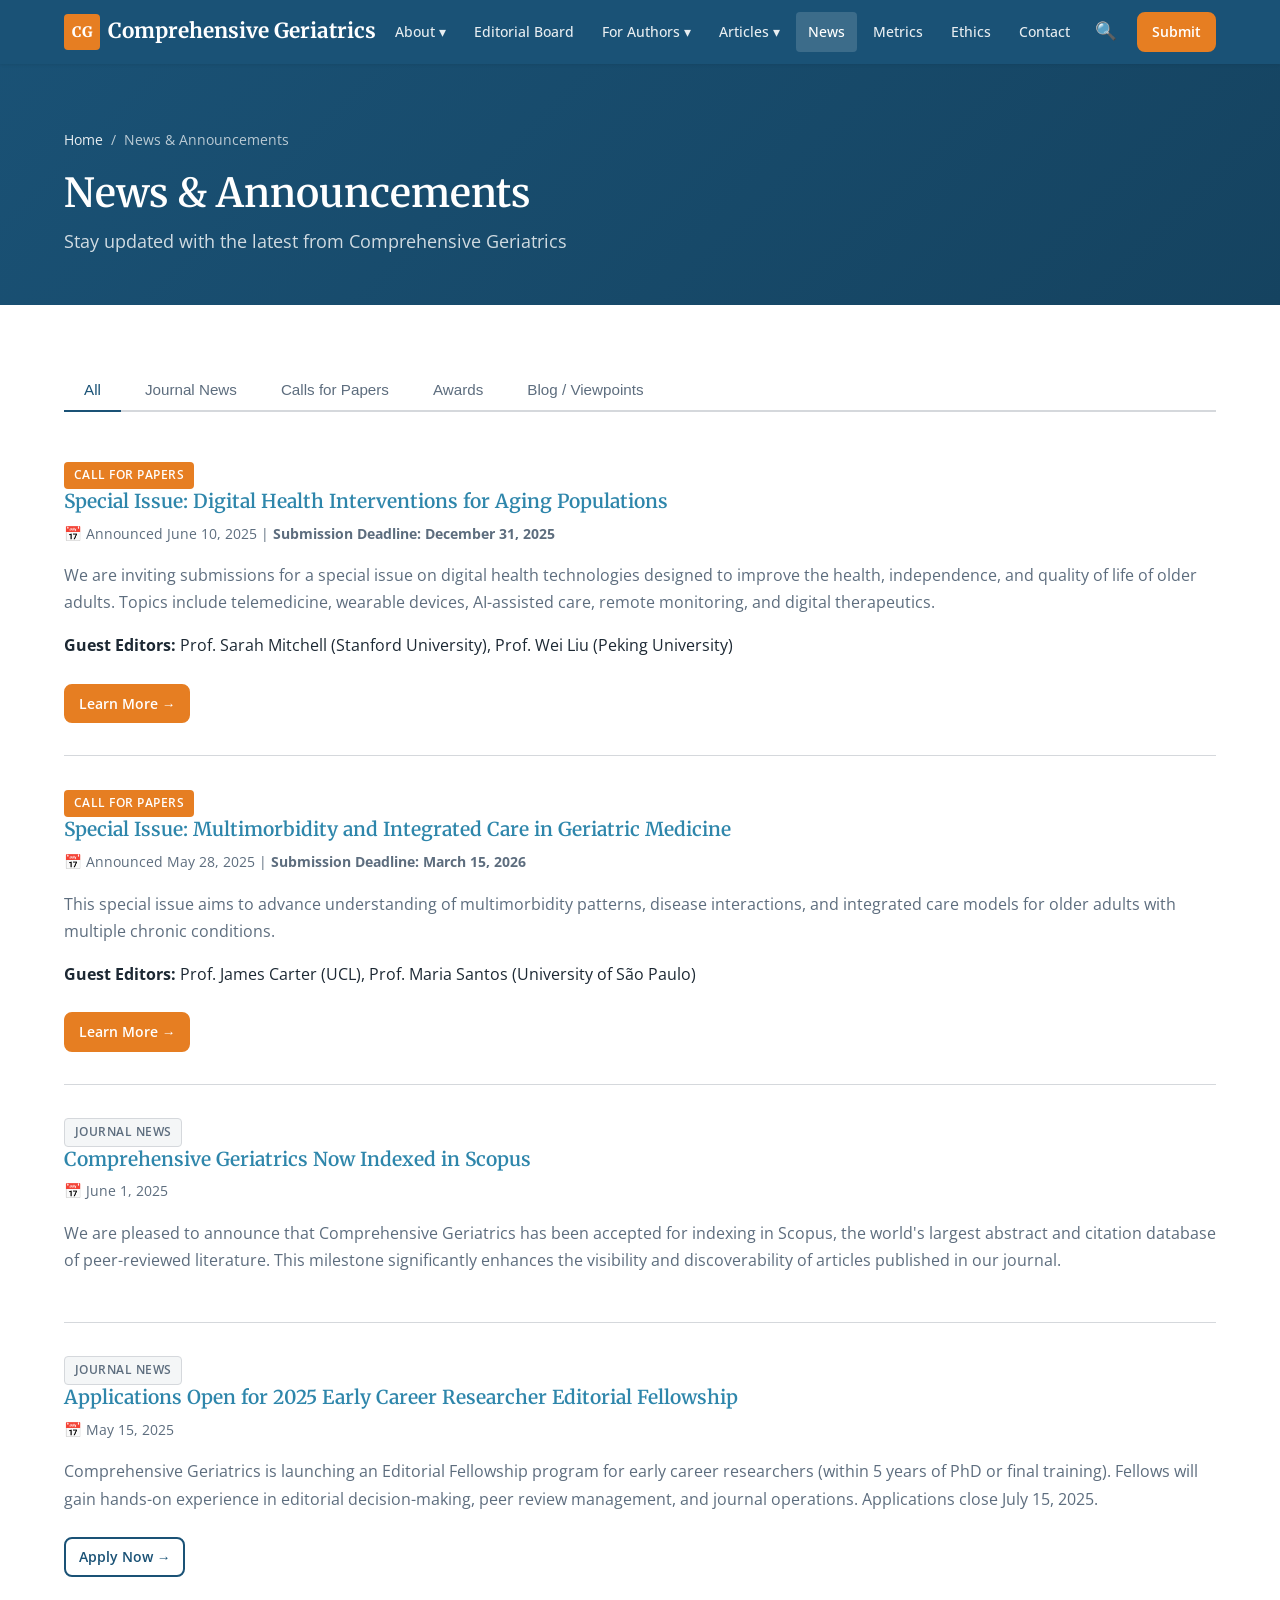
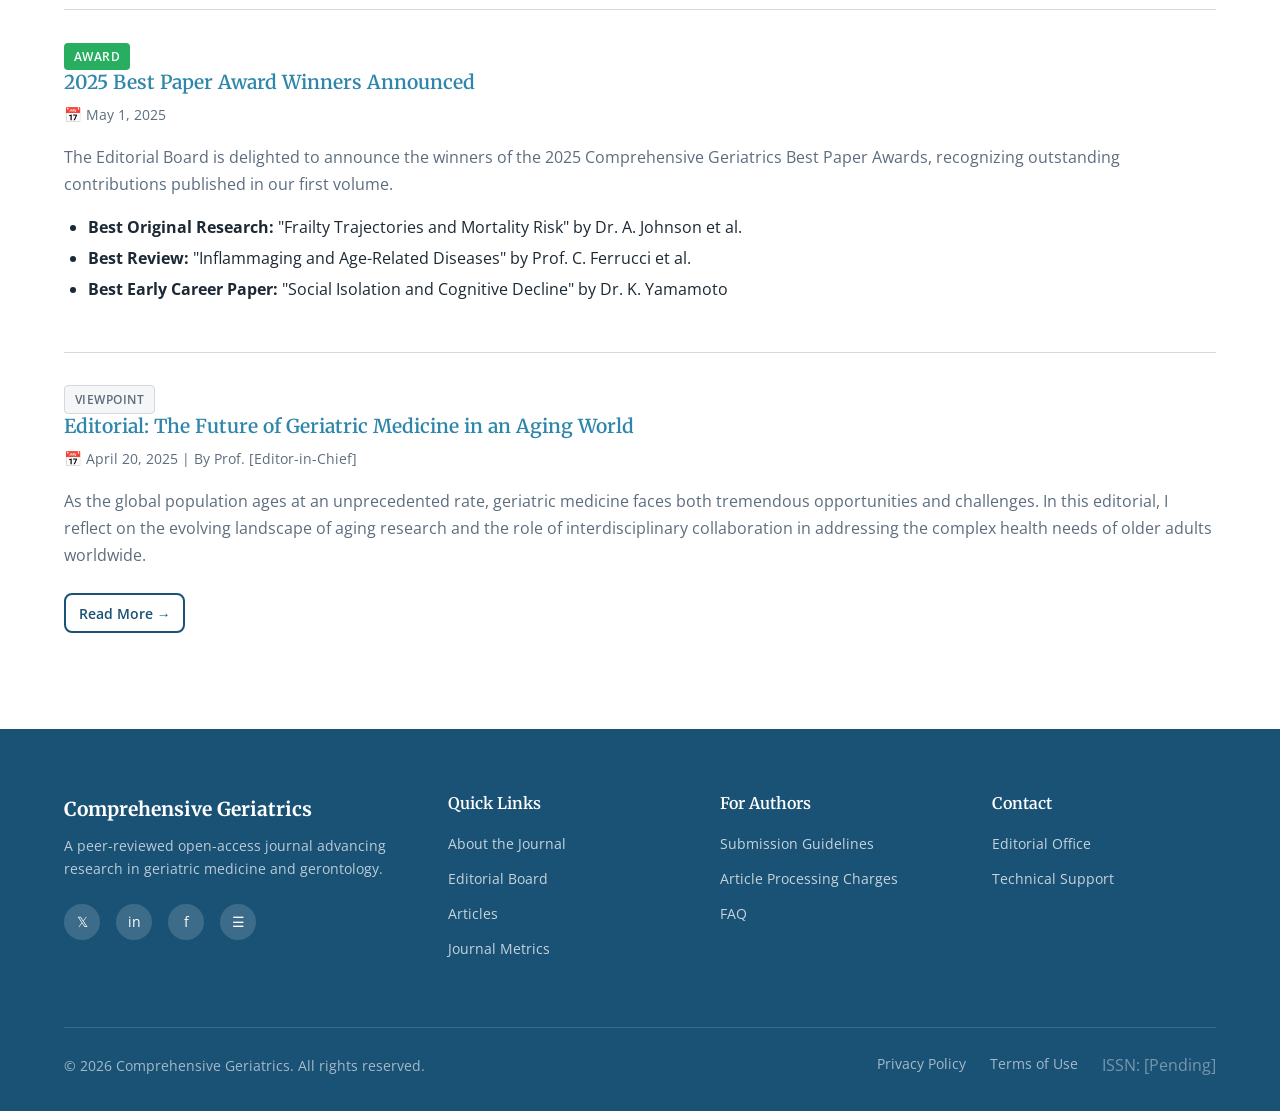
<file: news.html>
<!DOCTYPE html>
<html lang="en">
<head>
  <meta charset="UTF-8">
  <meta name="viewport" content="width=device-width, initial-scale=1.0">
  <title>News &amp; Announcements | Comprehensive Geriatrics</title>
  <meta name="description" content="Latest news, calls for papers, awards, and announcements from Comprehensive Geriatrics.">
  <link rel="preconnect" href="https://fonts.googleapis.com">
  <link href="https://fonts.googleapis.com/css2?family=Merriweather:wght@400;700&family=Open+Sans:wght@400;500;600;700&display=swap" rel="stylesheet">
  <link rel="stylesheet" href="css/style.css">
</head>
<body>

  <!-- Header -->
  <header class="header">
    <div class="header-inner">
      <a href="index.html" class="logo">
        <div class="logo-icon">CG</div>
        <span>Comprehensive Geriatrics</span>
      </a>
      <nav class="nav-main">
        <div class="has-dropdown">
          <a href="about.html">About &#9662;</a>
          <div class="dropdown">
            <a href="about.html#aims">Aims &amp; Scope</a>
            <a href="about.html#history">Journal History</a>
            <a href="about.html#open-access">Open Access Policy</a>
          </div>
        </div>
        <a href="editorial-board.html">Editorial Board</a>
        <div class="has-dropdown">
          <a href="authors.html">For Authors &#9662;</a>
          <div class="dropdown">
            <a href="authors.html#guidelines">Submission Guidelines</a>
            <a href="authors.html#types">Article Types</a>
            <a href="authors.html#apc">APC</a>
          </div>
        </div>
        <div class="has-dropdown">
          <a href="articles.html">Articles &#9662;</a>
          <div class="dropdown">
            <a href="articles.html">Latest Articles</a>
            <a href="articles.html">By Issue</a>
            <a href="articles.html">By Category</a>
          </div>
        </div>
        <a href="news.html" class="active">News</a>
        <a href="metrics.html">Metrics</a>
        <a href="ethics.html">Ethics</a>
        <a href="contact.html">Contact</a>
      </nav>
      <div class="nav-actions">
        <button class="search-btn" aria-label="Search">&#128269;</button>
        <a href="authors.html" class="btn btn-primary btn-sm">Submit</a>
        <button class="mobile-toggle" aria-label="Menu">&#9776;</button>
      </div>
    </div>
  </header>

  <div class="mobile-menu">
    <a href="about.html">About the Journal</a>
    <a href="editorial-board.html">Editorial Board</a>
    <a href="authors.html">For Authors</a>
    <a href="articles.html">Articles</a>
    <a href="news.html">News &amp; Announcements</a>
    <a href="metrics.html">Journal Metrics</a>
    <a href="ethics.html">Publication Ethics</a>
    <a href="contact.html">Contact Us</a>
  </div>

  <!-- Page Header -->
  <section class="page-header">
    <div class="container page-header-content">
      <nav class="breadcrumb">
        <a href="index.html">Home</a>
        <span>/</span>
        <span>News &amp; Announcements</span>
      </nav>
      <h1>News &amp; Announcements</h1>
      <p>Stay updated with the latest from Comprehensive Geriatrics</p>
    </div>
  </section>

  <!-- Main Content -->
  <main class="section">
    <div class="container">
      <!-- Filter tabs -->
      <div class="tabs" style="margin-bottom: var(--space-2xl);">
        <button class="tab-btn active" data-target="all-news">All</button>
        <button class="tab-btn" data-target="journal-news">Journal News</button>
        <button class="tab-btn" data-target="calls">Calls for Papers</button>
        <button class="tab-btn" data-target="awards">Awards</button>
        <button class="tab-btn" data-target="blog">Blog / Viewpoints</button>
      </div>

      <div id="all-news" class="tab-pane">
        <!-- CFP Item -->
        <div class="news-item">
          <span class="tag tag-cfp">Call for Papers</span>
          <h3><a href="#">Special Issue: Digital Health Interventions for Aging Populations</a></h3>
          <p class="date">&#128197; Announced June 10, 2025 | <strong>Submission Deadline: December 31, 2025</strong></p>
          <p style="color: var(--color-text-muted);">
            We are inviting submissions for a special issue on digital health technologies designed to improve 
            the health, independence, and quality of life of older adults. Topics include telemedicine, wearable 
            devices, AI-assisted care, remote monitoring, and digital therapeutics.
          </p>
          <p><strong>Guest Editors:</strong> Prof. Sarah Mitchell (Stanford University), Prof. Wei Liu (Peking University)</p>
          <a href="#" class="btn btn-primary btn-sm" style="margin-top: var(--space-sm);">Learn More &#8594;</a>
        </div>

        <!-- CFP Item -->
        <div class="news-item">
          <span class="tag tag-cfp">Call for Papers</span>
          <h3><a href="#">Special Issue: Multimorbidity and Integrated Care in Geriatric Medicine</a></h3>
          <p class="date">&#128197; Announced May 28, 2025 | <strong>Submission Deadline: March 15, 2026</strong></p>
          <p style="color: var(--color-text-muted);">
            This special issue aims to advance understanding of multimorbidity patterns, disease interactions, 
            and integrated care models for older adults with multiple chronic conditions.
          </p>
          <p><strong>Guest Editors:</strong> Prof. James Carter (UCL), Prof. Maria Santos (University of S&#227;o Paulo)</p>
          <a href="#" class="btn btn-primary btn-sm" style="margin-top: var(--space-sm);">Learn More &#8594;</a>
        </div>

        <!-- Journal News -->
        <div class="news-item">
          <span class="tag tag-type">Journal News</span>
          <h3><a href="#">Comprehensive Geriatrics Now Indexed in Scopus</a></h3>
          <p class="date">&#128197; June 1, 2025</p>
          <p style="color: var(--color-text-muted);">
            We are pleased to announce that Comprehensive Geriatrics has been accepted for indexing in Scopus, 
            the world's largest abstract and citation database of peer-reviewed literature. This milestone 
            significantly enhances the visibility and discoverability of articles published in our journal.
          </p>
        </div>

        <div class="news-item">
          <span class="tag tag-type">Journal News</span>
          <h3><a href="#">Applications Open for 2025 Early Career Researcher Editorial Fellowship</a></h3>
          <p class="date">&#128197; May 15, 2025</p>
          <p style="color: var(--color-text-muted);">
            Comprehensive Geriatrics is launching an Editorial Fellowship program for early career researchers 
            (within 5 years of PhD or final training). Fellows will gain hands-on experience in editorial 
            decision-making, peer review management, and journal operations. Applications close July 15, 2025.
          </p>
          <a href="#" class="btn btn-outline-dark btn-sm" style="margin-top: var(--space-sm);">Apply Now &#8594;</a>
        </div>

        <!-- Award -->
        <div class="news-item">
          <span class="tag" style="background: var(--color-success); color: white;">Award</span>
          <h3><a href="#">2025 Best Paper Award Winners Announced</a></h3>
          <p class="date">&#128197; May 1, 2025</p>
          <p style="color: var(--color-text-muted);">
            The Editorial Board is delighted to announce the winners of the 2025 Comprehensive Geriatrics 
            Best Paper Awards, recognizing outstanding contributions published in our first volume.
          </p>
          <ul style="margin-top: var(--space-md);">
            <li><strong>Best Original Research:</strong> "Frailty Trajectories and Mortality Risk" by Dr. A. Johnson et al.</li>
            <li><strong>Best Review:</strong> "Inflammaging and Age-Related Diseases" by Prof. C. Ferrucci et al.</li>
            <li><strong>Best Early Career Paper:</strong> "Social Isolation and Cognitive Decline" by Dr. K. Yamamoto</li>
          </ul>
        </div>

        <!-- Blog/Viewpoint -->
        <div class="news-item">
          <span class="tag tag-type">Viewpoint</span>
          <h3><a href="#">Editorial: The Future of Geriatric Medicine in an Aging World</a></h3>
          <p class="date">&#128197; April 20, 2025 | By Prof. [Editor-in-Chief]</p>
          <p style="color: var(--color-text-muted);">
            As the global population ages at an unprecedented rate, geriatric medicine faces both tremendous 
            opportunities and challenges. In this editorial, I reflect on the evolving landscape of aging 
            research and the role of interdisciplinary collaboration in addressing the complex health needs 
            of older adults worldwide.
          </p>
          <a href="#" class="btn btn-outline-dark btn-sm" style="margin-top: var(--space-sm);">Read More &#8594;</a>
        </div>
      </div>

      <div id="journal-news" class="tab-pane" style="display: none;">
        <div class="news-item">
          <span class="tag tag-type">Journal News</span>
          <h3><a href="#">Comprehensive Geriatrics Now Indexed in Scopus</a></h3>
          <p class="date">&#128197; June 1, 2025</p>
          <p style="color: var(--color-text-muted);">
            We are pleased to announce that Comprehensive Geriatrics has been accepted for indexing in Scopus...
          </p>
        </div>
        <div class="news-item">
          <span class="tag tag-type">Journal News</span>
          <h3><a href="#">Applications Open for 2025 Early Career Researcher Editorial Fellowship</a></h3>
          <p class="date">&#128197; May 15, 2025</p>
          <p style="color: var(--color-text-muted);">
            Comprehensive Geriatrics is launching an Editorial Fellowship program for early career researchers...
          </p>
        </div>
      </div>

      <div id="calls" class="tab-pane" style="display: none;">
        <div class="news-item">
          <span class="tag tag-cfp">Call for Papers</span>
          <h3><a href="#">Special Issue: Digital Health Interventions for Aging Populations</a></h3>
          <p class="date">&#128197; Announced June 10, 2025 | <strong>Deadline: December 31, 2025</strong></p>
          <p style="color: var(--color-text-muted);">Topics include telemedicine, wearable devices, AI-assisted care, and digital therapeutics...</p>
          <a href="#" class="btn btn-primary btn-sm">Learn More &#8594;</a>
        </div>
        <div class="news-item">
          <span class="tag tag-cfp">Call for Papers</span>
          <h3><a href="#">Special Issue: Multimorbidity and Integrated Care in Geriatric Medicine</a></h3>
          <p class="date">&#128197; Announced May 28, 2025 | <strong>Deadline: March 15, 2026</strong></p>
          <p style="color: var(--color-text-muted);">Advance understanding of multimorbidity patterns and integrated care models...</p>
          <a href="#" class="btn btn-primary btn-sm">Learn More &#8594;</a>
        </div>
      </div>

      <div id="awards" class="tab-pane" style="display: none;">
        <div class="news-item">
          <span class="tag" style="background: var(--color-success); color: white;">Award</span>
          <h3><a href="#">2025 Best Paper Award Winners Announced</a></h3>
          <p class="date">&#128197; May 1, 2025</p>
          <p style="color: var(--color-text-muted);">Recognizing outstanding contributions published in our first volume...</p>
        </div>
      </div>

      <div id="blog" class="tab-pane" style="display: none;">
        <div class="news-item">
          <span class="tag tag-type">Viewpoint</span>
          <h3><a href="#">Editorial: The Future of Geriatric Medicine in an Aging World</a></h3>
          <p class="date">&#128197; April 20, 2025 | By Prof. [Editor-in-Chief]</p>
          <p style="color: var(--color-text-muted);">Reflections on the evolving landscape of aging research...</p>
        </div>
      </div>
    </div>
  </main>

  <!-- Footer -->
  <footer class="footer">
    <div class="container">
      <div class="footer-grid">
        <div class="footer-col">
          <div class="footer-brand">Comprehensive Geriatrics</div>
          <p class="footer-desc">A peer-reviewed open-access journal advancing research in geriatric medicine and gerontology.</p>
          <div class="social-links" style="margin-top: var(--space-lg);">
            <a href="#" aria-label="Twitter">&#120143;</a>
            <a href="#" aria-label="LinkedIn">in</a>
            <a href="#" aria-label="Facebook">f</a>
            <a href="#" aria-label="RSS">&#9776;</a>
          </div>
        </div>
        <div class="footer-col">
          <h4>Quick Links</h4>
          <ul>
            <li><a href="about.html">About the Journal</a></li>
            <li><a href="editorial-board.html">Editorial Board</a></li>
            <li><a href="articles.html">Articles</a></li>
            <li><a href="metrics.html">Journal Metrics</a></li>
          </ul>
        </div>
        <div class="footer-col">
          <h4>For Authors</h4>
          <ul>
            <li><a href="authors.html">Submission Guidelines</a></li>
            <li><a href="authors.html#apc">Article Processing Charges</a></li>
            <li><a href="authors.html#faq">FAQ</a></li>
          </ul>
        </div>
        <div class="footer-col">
          <h4>Contact</h4>
          <ul>
            <li><a href="contact.html">Editorial Office</a></li>
            <li><a href="contact.html">Technical Support</a></li>
          </ul>
        </div>
      </div>
      <div class="footer-bottom">
        <p>&copy; <span class="current-year">2025</span> Comprehensive Geriatrics. All rights reserved.</p>
        <div class="footer-bottom-links">
          <a href="#">Privacy Policy</a>
          <a href="#">Terms of Use</a>
          <span style="color: rgba(255,255,255,0.4);">ISSN: [Pending]</span>
        </div>
      </div>
    </div>
  </footer>

  <button class="back-to-top" aria-label="Back to top">&#9650;</button>
  <script src="js/main.js"></script>
</body>
</html>
</file>
<file: css/style.css>
/* ========================================
   Comprehensive Geriatrics Website
   Global Stylesheet
   ======================================== */

/* --- CSS Variables --- */
:root {
  /* Colors */
  --color-primary: #1A5276;
  --color-primary-dark: #154360;
  --color-primary-light: #2471A3;
  --color-secondary: #2E86AB;
  --color-accent: #E67E22;
  --color-accent-hover: #D35400;
  --color-success: #27AE60;
  --color-text: #1C2833;
  --color-text-muted: #5D6D7E;
  --color-bg: #FFFFFF;
  --color-bg-light: #F4F6F7;
  --color-bg-blue-tint: #EBF5FB;
  --color-border: #D5D8DC;
  --color-white: #FFFFFF;
  --color-danger: #E74C3C;
  
  /* Typography */
  --font-heading: 'Merriweather', Georgia, 'Noto Serif SC', 'SimSun', serif;
  --font-body: 'Open Sans', 'Noto Sans SC', 'Microsoft YaHei', Arial, sans-serif;
  
  /* Spacing */
  --space-xs: 0.25rem;
  --space-sm: 0.5rem;
  --space-md: 1rem;
  --space-lg: 1.5rem;
  --space-xl: 2rem;
  --space-2xl: 3rem;
  --space-3xl: 4rem;
  --space-4xl: 6rem;
  
  /* Layout */
  --max-width: 1200px;
  --header-height: 64px;
  --header-height-mobile: 56px;
  --border-radius-sm: 4px;
  --border-radius-md: 8px;
  --border-radius-lg: 12px;
  
  /* Shadows */
  --shadow-sm: 0 1px 3px rgba(0,0,0,0.08);
  --shadow-md: 0 4px 12px rgba(0,0,0,0.1);
  --shadow-lg: 0 8px 24px rgba(0,0,0,0.12);
  
  /* Transitions */
  --transition-fast: 0.15s ease;
  --transition-normal: 0.25s ease;
}

/* --- Reset & Base --- */
*, *::before, *::after {
  box-sizing: border-box;
  margin: 0;
  padding: 0;
}

html {
  scroll-behavior: smooth;
  font-size: 16px;
}

body {
  font-family: var(--font-body);
  font-size: 1rem;
  line-height: 1.7;
  color: var(--color-text);
  background-color: var(--color-bg);
  -webkit-font-smoothing: antialiased;
  -moz-osx-font-smoothing: grayscale;
}

h1, h2, h3, h4, h5, h6 {
  font-family: var(--font-heading);
  font-weight: 600;
  line-height: 1.3;
  color: var(--color-text);
  margin-bottom: var(--space-md);
}

h1 { font-size: 2.5rem; }
h2 { font-size: 2rem; }
h3 { font-size: 1.5rem; }
h4 { font-size: 1.25rem; }
h5 { font-size: 1.1rem; }
h6 { font-size: 1rem; }

p {
  margin-bottom: var(--space-md);
}

a {
  color: var(--color-secondary);
  text-decoration: none;
  transition: color var(--transition-fast);
}

a:hover {
  color: var(--color-primary);
}

img {
  max-width: 100%;
  height: auto;
  display: block;
}

ul, ol {
  margin-bottom: var(--space-md);
  padding-left: 1.5rem;
}

li {
  margin-bottom: var(--space-xs);
}

/* --- Utility Classes --- */
.container {
  max-width: var(--max-width);
  margin: 0 auto;
  padding: 0 var(--space-lg);
}

.container-narrow {
  max-width: 900px;
  margin: 0 auto;
  padding: 0 var(--space-lg);
}

.text-center { text-align: center; }
.text-muted { color: var(--color-text-muted); }
.text-primary { color: var(--color-primary); }
.text-accent { color: var(--color-accent); }

.bg-light { background-color: var(--color-bg-light); }
.bg-blue-tint { background-color: var(--color-bg-blue-tint); }
.bg-primary { background-color: var(--color-primary); color: var(--color-white); }

.section {
  padding: var(--space-3xl) 0;
}

.section-title {
  font-size: 2rem;
  text-align: center;
  margin-bottom: var(--space-2xl);
  position: relative;
}

.section-title::after {
  content: '';
  display: block;
  width: 60px;
  height: 3px;
  background: var(--color-accent);
  margin: var(--space-md) auto 0;
}

/* --- Grid System --- */
.row {
  display: flex;
  flex-wrap: wrap;
  margin: 0 calc(-1 * var(--space-md));
}

.col {
  flex: 1;
  padding: 0 var(--space-md);
}

.col-6 { flex: 0 0 50%; max-width: 50%; }
.col-4 { flex: 0 0 33.333%; max-width: 33.333%; }
.col-3 { flex: 0 0 25%; max-width: 25%; }

/* --- Buttons --- */
.btn {
  display: inline-flex;
  align-items: center;
  justify-content: center;
  padding: 0.75rem 1.5rem;
  font-size: 0.95rem;
  font-weight: 600;
  border: 2px solid transparent;
  border-radius: var(--border-radius-md);
  cursor: pointer;
  transition: all var(--transition-fast);
  text-decoration: none;
  gap: 0.5rem;
}

.btn-primary {
  background-color: var(--color-accent);
  color: var(--color-white);
  border-color: var(--color-accent);
}

.btn-primary:hover {
  background-color: var(--color-accent-hover);
  border-color: var(--color-accent-hover);
  color: var(--color-white);
}

.btn-outline {
  background-color: transparent;
  color: var(--color-white);
  border-color: var(--color-white);
}

.btn-outline:hover {
  background-color: var(--color-white);
  color: var(--color-primary);
}

.btn-outline-dark {
  background-color: transparent;
  color: var(--color-primary);
  border-color: var(--color-primary);
}

.btn-outline-dark:hover {
  background-color: var(--color-primary);
  color: var(--color-white);
}

.btn-sm {
  padding: 0.4rem 0.8rem;
  font-size: 0.85rem;
}

/* --- Tags / Labels --- */
.tag {
  display: inline-block;
  padding: 0.2rem 0.6rem;
  font-size: 0.75rem;
  font-weight: 600;
  border-radius: var(--border-radius-sm);
  text-transform: uppercase;
  letter-spacing: 0.5px;
}

.tag-oa {
  background-color: var(--color-success);
  color: var(--color-white);
}

.tag-cfp {
  background-color: var(--color-accent);
  color: var(--color-white);
}

.tag-type {
  background-color: var(--color-bg-light);
  color: var(--color-text-muted);
  border: 1px solid var(--color-border);
}

/* --- Cards --- */
.card {
  background: var(--color-white);
  border: 1px solid var(--color-border);
  border-radius: var(--border-radius-md);
  padding: var(--space-xl);
  transition: box-shadow var(--transition-normal), transform var(--transition-normal);
}

.card:hover {
  box-shadow: var(--shadow-md);
  transform: translateY(-2px);
}

.card-title {
  font-size: 1.15rem;
  font-weight: 600;
  color: var(--color-primary);
  margin-bottom: var(--space-sm);
}

.card-text {
  color: var(--color-text-muted);
  font-size: 0.95rem;
  line-height: 1.6;
}

/* --- Article Card --- */
.article-card {
  background: var(--color-white);
  border: 1px solid var(--color-border);
  border-radius: var(--border-radius-md);
  padding: var(--space-xl);
  transition: all var(--transition-normal);
}

.article-card:hover {
  box-shadow: var(--shadow-md);
  border-color: var(--color-secondary);
}

.article-card .tags {
  display: flex;
  gap: var(--space-sm);
  margin-bottom: var(--space-md);
}

.article-card h4 {
  font-size: 1.15rem;
  margin-bottom: var(--space-sm);
  line-height: 1.4;
}

.article-card h4 a {
  color: var(--color-primary);
}

.article-card h4 a:hover {
  color: var(--color-secondary);
}

.article-card .authors {
  color: var(--color-text-muted);
  font-size: 0.9rem;
  margin-bottom: var(--space-sm);
}

.article-card .meta {
  display: flex;
  gap: var(--space-lg);
  color: var(--color-text-muted);
  font-size: 0.85rem;
  margin-bottom: var(--space-md);
}

.article-card .actions {
  display: flex;
  gap: var(--space-sm);
  flex-wrap: wrap;
}

.article-card .actions a {
  font-size: 0.85rem;
  color: var(--color-secondary);
  font-weight: 500;
}

.article-card .actions a:hover {
  color: var(--color-primary);
}

/* --- Header / Navigation --- */
.header {
  position: fixed;
  top: 0;
  left: 0;
  right: 0;
  height: var(--header-height);
  background-color: var(--color-primary);
  z-index: 1000;
  box-shadow: var(--shadow-sm);
}

.header-inner {
  max-width: var(--max-width);
  margin: 0 auto;
  padding: 0 var(--space-lg);
  height: 100%;
  display: flex;
  align-items: center;
  justify-content: space-between;
}

.logo {
  display: flex;
  align-items: center;
  gap: var(--space-sm);
  color: var(--color-white);
  text-decoration: none;
  font-family: var(--font-heading);
  font-size: 1.3rem;
  font-weight: 700;
}

.logo-icon {
  width: 36px;
  height: 36px;
  background: var(--color-accent);
  border-radius: var(--border-radius-sm);
  display: flex;
  align-items: center;
  justify-content: center;
  font-size: 0.9rem;
  font-weight: 800;
}

.nav-main {
  display: flex;
  align-items: center;
  gap: var(--space-xs);
}

.nav-main a {
  color: rgba(255,255,255,0.9);
  padding: 0.5rem 0.75rem;
  border-radius: var(--border-radius-sm);
  font-size: 0.9rem;
  font-weight: 500;
  transition: all var(--transition-fast);
}

.nav-main a:hover,
.nav-main a.active {
  color: var(--color-white);
  background-color: rgba(255,255,255,0.15);
}

.nav-main .has-dropdown {
  position: relative;
}

.nav-main .dropdown {
  position: absolute;
  top: 100%;
  left: 0;
  background: var(--color-white);
  border-radius: var(--border-radius-md);
  box-shadow: var(--shadow-lg);
  padding: var(--space-sm) 0;
  min-width: 200px;
  opacity: 0;
  visibility: hidden;
  transform: translateY(8px);
  transition: all var(--transition-fast);
}

.nav-main .has-dropdown:hover .dropdown {
  opacity: 1;
  visibility: visible;
  transform: translateY(0);
}

.nav-main .dropdown a {
  display: block;
  color: var(--color-text);
  padding: 0.5rem 1rem;
  font-size: 0.9rem;
  border-radius: 0;
}

.nav-main .dropdown a:hover {
  background-color: var(--color-bg-light);
  color: var(--color-primary);
}

.nav-actions {
  display: flex;
  align-items: center;
  gap: var(--space-md);
}

.search-btn {
  color: var(--color-white);
  background: none;
  border: none;
  font-size: 1.1rem;
  cursor: pointer;
  padding: 0.3rem;
}

.mobile-toggle {
  display: none;
  color: var(--color-white);
  background: none;
  border: none;
  font-size: 1.5rem;
  cursor: pointer;
}

/* --- Hero Section --- */
.hero {
  padding-top: var(--header-height);
  min-height: 520px;
  display: flex;
  align-items: center;
  background: linear-gradient(135deg, var(--color-primary) 0%, var(--color-primary-dark) 100%);
  color: var(--color-white);
  position: relative;
  overflow: hidden;
}

.hero::before {
  content: '';
  position: absolute;
  top: -50%;
  right: -10%;
  width: 600px;
  height: 600px;
  background: radial-gradient(circle, rgba(46,134,171,0.3) 0%, transparent 70%);
  border-radius: 50%;
}

.hero-content {
  position: relative;
  z-index: 1;
  padding: var(--space-4xl) 0;
}

.hero h1 {
  font-size: 3rem;
  font-weight: 700;
  color: var(--color-white);
  margin-bottom: var(--space-md);
}

.hero .subtitle {
  font-size: 1.2rem;
  line-height: 1.7;
  color: rgba(255,255,255,0.85);
  max-width: 700px;
  margin-bottom: var(--space-xl);
}

.hero-actions {
  display: flex;
  gap: var(--space-md);
  flex-wrap: wrap;
}

/* --- Metrics Bar --- */
.metrics-bar {
  background: var(--color-bg-light);
  padding: var(--space-xl) 0;
  border-bottom: 1px solid var(--color-border);
}

.metrics-grid {
  display: grid;
  grid-template-columns: repeat(4, 1fr);
  gap: var(--space-xl);
  text-align: center;
}

.metric-item .number {
  font-size: 2.2rem;
  font-weight: 700;
  color: var(--color-primary);
  line-height: 1;
}

.metric-item .label {
  font-size: 0.9rem;
  color: var(--color-text-muted);
  margin-top: var(--space-xs);
}

.metric-item .sub {
  font-size: 0.8rem;
  color: var(--color-text-muted);
  opacity: 0.7;
}

/* --- Category Grid --- */
.category-grid {
  display: grid;
  grid-template-columns: repeat(4, 1fr);
  gap: var(--space-lg);
}

.category-item {
  display: block;
  padding: var(--space-xl);
  background: var(--color-white);
  border: 1px solid var(--color-border);
  border-radius: var(--border-radius-md);
  text-align: center;
  transition: all var(--transition-normal);
  text-decoration: none;
  color: var(--color-text);
}

.category-item:hover {
  border-color: var(--color-secondary);
  box-shadow: var(--shadow-md);
  transform: translateY(-3px);
}

.category-item .icon {
  font-size: 2rem;
  margin-bottom: var(--space-sm);
}

.category-item .name {
  font-weight: 600;
  font-size: 1rem;
}

/* --- CFP Banner --- */
.cfp-banner {
  background: var(--color-bg-blue-tint);
  border-left: 4px solid var(--color-accent);
  padding: var(--space-xl);
  border-radius: var(--border-radius-md);
  margin-bottom: var(--space-xl);
}

.cfp-banner .cfp-title {
  font-size: 1.2rem;
  font-weight: 600;
  color: var(--color-primary);
  margin-bottom: var(--space-sm);
}

.cfp-banner .cfp-meta {
  color: var(--color-text-muted);
  font-size: 0.9rem;
}

/* --- Page Header --- */
.page-header {
  padding-top: var(--header-height);
  background: linear-gradient(135deg, var(--color-primary) 0%, var(--color-primary-dark) 100%);
  color: var(--color-white);
  padding-bottom: var(--space-2xl);
}

.page-header-content {
  padding-top: var(--space-3xl);
}

.page-header h1 {
  color: var(--color-white);
  font-size: 2.5rem;
  margin-bottom: var(--space-sm);
}

.page-header p {
  color: rgba(255,255,255,0.8);
  font-size: 1.1rem;
  margin-bottom: 0;
}

/* --- Breadcrumb --- */
.breadcrumb {
  display: flex;
  gap: var(--space-sm);
  align-items: center;
  font-size: 0.85rem;
  color: rgba(255,255,255,0.7);
  margin-bottom: var(--space-md);
}

.breadcrumb a {
  color: rgba(255,255,255,0.9);
}

.breadcrumb a:hover {
  color: var(--color-white);
}

/* --- Tab Navigation --- */
.tabs {
  display: flex;
  gap: var(--space-xs);
  border-bottom: 2px solid var(--color-border);
  margin-bottom: var(--space-xl);
}

.tab-btn {
  padding: 0.75rem 1.25rem;
  background: none;
  border: none;
  border-bottom: 2px solid transparent;
  margin-bottom: -2px;
  font-size: 0.95rem;
  font-weight: 500;
  color: var(--color-text-muted);
  cursor: pointer;
  transition: all var(--transition-fast);
}

.tab-btn:hover {
  color: var(--color-primary);
}

.tab-btn.active {
  color: var(--color-primary);
  border-bottom-color: var(--color-primary);
}

/* --- Filter Bar --- */
.filter-bar {
  display: flex;
  gap: var(--space-md);
  flex-wrap: wrap;
  margin-bottom: var(--space-xl);
  padding: var(--space-md);
  background: var(--color-bg-light);
  border-radius: var(--border-radius-md);
}

.filter-bar input,
.filter-bar select {
  padding: 0.5rem 0.75rem;
  border: 1px solid var(--color-border);
  border-radius: var(--border-radius-sm);
  font-size: 0.9rem;
  font-family: inherit;
}

.filter-bar input {
  min-width: 250px;
}

/* --- News Item --- */
.news-item {
  padding: var(--space-xl) 0;
  border-bottom: 1px solid var(--color-border);
}

.news-item:first-child {
  padding-top: 0;
}

.news-item:last-child {
  border-bottom: none;
}

.news-item .news-tag {
  display: inline-block;
  margin-bottom: var(--space-sm);
}

.news-item h3 {
  font-size: 1.2rem;
  margin-bottom: var(--space-sm);
}

.news-item .date {
  color: var(--color-text-muted);
  font-size: 0.9rem;
}

/* --- Metrics Cards --- */
.metrics-cards {
  display: grid;
  grid-template-columns: repeat(3, 1fr);
  gap: var(--space-xl);
  margin-bottom: var(--space-3xl);
}

.metric-card {
  background: var(--color-white);
  border: 1px solid var(--color-border);
  border-radius: var(--border-radius-md);
  padding: var(--space-2xl);
  text-align: center;
  transition: all var(--transition-normal);
}

.metric-card:hover {
  box-shadow: var(--shadow-md);
  border-color: var(--color-secondary);
}

.metric-card .metric-value {
  font-size: 3rem;
  font-weight: 700;
  color: var(--color-primary);
  line-height: 1;
}

.metric-card .metric-label {
  font-size: 1rem;
  color: var(--color-text-muted);
  margin-top: var(--space-sm);
}

.metric-card .metric-sub {
  font-size: 0.85rem;
  color: var(--color-text-muted);
  opacity: 0.7;
  margin-top: var(--space-xs);
}

/* --- Indexing List --- */
.indexing-grid {
  display: grid;
  grid-template-columns: repeat(2, 1fr);
  gap: var(--space-sm);
}

.indexing-item {
  display: flex;
  align-items: center;
  gap: var(--space-sm);
  padding: var(--space-sm) var(--space-md);
  background: var(--color-bg-light);
  border-radius: var(--border-radius-sm);
  font-size: 0.95rem;
}

.indexing-item .check {
  color: var(--color-success);
  font-weight: bold;
}

.indexing-item .pending {
  color: var(--color-accent);
}

/* --- Sidebar Layout --- */
.sidebar-layout {
  display: grid;
  grid-template-columns: 260px 1fr;
  gap: var(--space-3xl);
}

.sidebar {
  position: sticky;
  top: calc(var(--header-height) + var(--space-xl));
  height: fit-content;
}

.sidebar-nav {
  list-style: none;
  padding: 0;
}

.sidebar-nav li {
  margin-bottom: 0;
}

.sidebar-nav a {
  display: block;
  padding: 0.6rem 0.75rem;
  color: var(--color-text-muted);
  font-size: 0.9rem;
  border-radius: var(--border-radius-sm);
  transition: all var(--transition-fast);
}

.sidebar-nav a:hover,
.sidebar-nav a.active {
  color: var(--color-primary);
  background: var(--color-bg-light);
}

.sidebar-nav a.active {
  font-weight: 600;
  border-left: 3px solid var(--color-primary);
}

/* --- Profile Card --- */
.profile-card {
  display: flex;
  gap: var(--space-xl);
  padding: var(--space-xl);
  background: var(--color-white);
  border: 1px solid var(--color-border);
  border-radius: var(--border-radius-md);
  margin-bottom: var(--space-xl);
}

.profile-photo {
  width: 120px;
  height: 150px;
  background: var(--color-bg-light);
  border-radius: var(--border-radius-sm);
  display: flex;
  align-items: center;
  justify-content: center;
  font-size: 2.5rem;
  color: var(--color-text-muted);
  flex-shrink: 0;
}

.profile-info h3 {
  margin-bottom: var(--space-xs);
}

.profile-info .role {
  color: var(--color-accent);
  font-weight: 600;
  font-size: 0.9rem;
  margin-bottom: var(--space-sm);
}

.profile-info .affiliation {
  color: var(--color-text-muted);
  margin-bottom: var(--space-sm);
}

.profile-info .bio {
  font-size: 0.95rem;
  line-height: 1.6;
}

/* --- Table Styles --- */
.data-table {
  width: 100%;
  border-collapse: collapse;
  margin-bottom: var(--space-xl);
}

.data-table th,
.data-table td {
  padding: 0.75rem 1rem;
  text-align: left;
  border-bottom: 1px solid var(--color-border);
}

.data-table th {
  font-weight: 600;
  color: var(--color-primary);
  background: var(--color-bg-light);
}

.data-table tr:hover td {
  background: var(--color-bg-light);
}

/* --- FAQ Accordion --- */
.faq-item {
  border-bottom: 1px solid var(--color-border);
}

.faq-question {
  width: 100%;
  padding: var(--space-md) 0;
  background: none;
  border: none;
  text-align: left;
  font-size: 1rem;
  font-weight: 600;
  color: var(--color-text);
  cursor: pointer;
  display: flex;
  justify-content: space-between;
  align-items: center;
}

.faq-question .toggle {
  font-size: 1.2rem;
  color: var(--color-text-muted);
  transition: transform var(--transition-fast);
}

.faq-item.open .faq-question .toggle {
  transform: rotate(45deg);
}

.faq-answer {
  max-height: 0;
  overflow: hidden;
  transition: max-height var(--transition-normal);
}

.faq-item.open .faq-answer {
  max-height: 500px;
}

.faq-answer-inner {
  padding-bottom: var(--space-md);
  color: var(--color-text-muted);
  line-height: 1.7;
}

/* --- Contact Form --- */
.form-group {
  margin-bottom: var(--space-lg);
}

.form-group label {
  display: block;
  font-weight: 600;
  margin-bottom: var(--space-xs);
  font-size: 0.9rem;
}

.form-group input,
.form-group textarea,
.form-group select {
  width: 100%;
  padding: 0.6rem 0.75rem;
  border: 1px solid var(--color-border);
  border-radius: var(--border-radius-sm);
  font-family: inherit;
  font-size: 1rem;
  transition: border-color var(--transition-fast);
}

.form-group input:focus,
.form-group textarea:focus,
.form-group select:focus {
  outline: none;
  border-color: var(--color-secondary);
}

.form-group textarea {
  min-height: 150px;
  resize: vertical;
}

/* --- Info Box --- */
.info-box {
  background: var(--color-bg-blue-tint);
  border-left: 4px solid var(--color-secondary);
  padding: var(--space-lg);
  border-radius: 0 var(--border-radius-md) var(--border-radius-md) 0;
  margin-bottom: var(--space-xl);
}

.info-box p:last-child {
  margin-bottom: 0;
}

/* --- Article List View --- */
.article-list .article-item {
  padding: var(--space-xl) 0;
  border-bottom: 1px solid var(--color-border);
}

.article-list .article-item:first-child {
  padding-top: 0;
}

/* --- Footer --- */
.footer {
  background: var(--color-primary);
  color: var(--color-white);
  padding: var(--space-3xl) 0 var(--space-xl);
}

.footer-grid {
  display: grid;
  grid-template-columns: 1.5fr 1fr 1fr 1fr;
  gap: var(--space-2xl);
  margin-bottom: var(--space-2xl);
}

.footer-col h4 {
  color: var(--color-white);
  font-size: 1rem;
  margin-bottom: var(--space-md);
  font-weight: 600;
}

.footer-col ul {
  list-style: none;
  padding: 0;
}

.footer-col li {
  margin-bottom: var(--space-sm);
}

.footer-col a {
  color: rgba(255,255,255,0.75);
  font-size: 0.9rem;
}

.footer-col a:hover {
  color: var(--color-white);
}

.footer-brand {
  font-family: var(--font-heading);
  font-size: 1.2rem;
  font-weight: 700;
  margin-bottom: var(--space-sm);
}

.footer-desc {
  color: rgba(255,255,255,0.7);
  font-size: 0.9rem;
  line-height: 1.6;
}

.social-links {
  display: flex;
  gap: var(--space-md);
}

.social-links a {
  width: 36px;
  height: 36px;
  background: rgba(255,255,255,0.15);
  border-radius: 50%;
  display: flex;
  align-items: center;
  justify-content: center;
  color: var(--color-white);
  font-size: 0.9rem;
  transition: all var(--transition-fast);
}

.social-links a:hover {
  background: var(--color-accent);
  color: var(--color-white);
}

.footer-bottom {
  border-top: 1px solid rgba(255,255,255,0.15);
  padding-top: var(--space-lg);
  display: flex;
  justify-content: space-between;
  align-items: center;
  flex-wrap: wrap;
  gap: var(--space-md);
}

.footer-bottom p {
  color: rgba(255,255,255,0.6);
  font-size: 0.85rem;
  margin-bottom: 0;
}

.footer-bottom-links {
  display: flex;
  gap: var(--space-lg);
}

.footer-bottom-links a {
  color: rgba(255,255,255,0.6);
  font-size: 0.85rem;
}

.footer-bottom-links a:hover {
  color: var(--color-white);
}

/* --- Mobile Menu --- */
.mobile-menu {
  display: none;
  position: fixed;
  top: var(--header-height);
  left: 0;
  right: 0;
  bottom: 0;
  background: var(--color-primary);
  z-index: 999;
  padding: var(--space-xl);
  overflow-y: auto;
}

.mobile-menu.open {
  display: block;
}

.mobile-menu a {
  display: block;
  color: var(--color-white);
  padding: var(--space-md) 0;
  font-size: 1.1rem;
  border-bottom: 1px solid rgba(255,255,255,0.1);
}

.mobile-menu .submenu {
  padding-left: var(--space-lg);
}

.mobile-menu .submenu a {
  font-size: 0.95rem;
  padding: var(--space-sm) 0;
}

/* --- Back to Top --- */
.back-to-top {
  position: fixed;
  bottom: 2rem;
  right: 2rem;
  width: 44px;
  height: 44px;
  background: var(--color-primary);
  color: var(--color-white);
  border: none;
  border-radius: 50%;
  cursor: pointer;
  display: flex;
  align-items: center;
  justify-content: center;
  font-size: 1.2rem;
  box-shadow: var(--shadow-md);
  opacity: 0;
  visibility: hidden;
  transition: all var(--transition-normal);
  z-index: 999;
}

.back-to-top.visible {
  opacity: 1;
  visibility: visible;
}

.back-to-top:hover {
  background: var(--color-primary-dark);
}

/* --- Content Sections within Pages --- */
.content-section {
  margin-bottom: var(--space-3xl);
}

.content-section:last-child {
  margin-bottom: 0;
}

.content-section h2 {
  color: var(--color-primary);
  padding-bottom: var(--space-sm);
  border-bottom: 2px solid var(--color-border);
  margin-bottom: var(--space-xl);
}

.content-section h3 {
  color: var(--color-primary-dark);
  margin-top: var(--space-xl);
  margin-bottom: var(--space-md);
}

.content-section ul {
  padding-left: 1.5rem;
}

.content-section li {
  margin-bottom: var(--space-sm);
}

/* --- Pagination --- */
.pagination {
  display: flex;
  justify-content: center;
  gap: var(--space-xs);
  margin-top: var(--space-2xl);
}

.pagination a,
.pagination span {
  padding: 0.5rem 0.9rem;
  border: 1px solid var(--color-border);
  border-radius: var(--border-radius-sm);
  color: var(--color-text);
  font-size: 0.9rem;
}

.pagination a:hover {
  background: var(--color-bg-light);
  border-color: var(--color-secondary);
}

.pagination .current {
  background: var(--color-primary);
  color: var(--color-white);
  border-color: var(--color-primary);
}

/* ========================================
   Responsive Design
   ======================================== */

@media (max-width: 1024px) {
  .footer-grid {
    grid-template-columns: repeat(2, 1fr);
  }
  
  .sidebar-layout {
    grid-template-columns: 1fr;
  }
  
  .sidebar {
    position: static;
    margin-bottom: var(--space-xl);
  }
  
  .sidebar-nav {
    display: flex;
    flex-wrap: wrap;
    gap: var(--space-sm);
  }
  
  .sidebar-nav li {
    margin-bottom: 0;
  }
}

@media (max-width: 768px) {
  :root {
    --header-height: 56px;
  }
  
  h1 { font-size: 2rem; }
  h2 { font-size: 1.6rem; }
  h3 { font-size: 1.3rem; }
  
  .hero h1 {
    font-size: 2rem;
  }
  
  .hero .subtitle {
    font-size: 1rem;
  }
  
  .nav-main {
    display: none;
  }
  
  .mobile-toggle {
    display: block;
  }
  
  .metrics-grid {
    grid-template-columns: repeat(2, 1fr);
    gap: var(--space-lg);
  }
  
  .category-grid {
    grid-template-columns: repeat(2, 1fr);
  }
  
  .metrics-cards {
    grid-template-columns: 1fr;
  }
  
  .footer-grid {
    grid-template-columns: 1fr;
    gap: var(--space-xl);
  }
  
  .footer-bottom {
    flex-direction: column;
    text-align: center;
  }
  
  .profile-card {
    flex-direction: column;
    text-align: center;
  }
  
  .profile-photo {
    margin: 0 auto;
  }
  
  .filter-bar {
    flex-direction: column;
  }
  
  .filter-bar input {
    min-width: auto;
  }
  
  .indexing-grid {
    grid-template-columns: 1fr;
  }
  
  .hero-actions {
    flex-direction: column;
  }
  
  .btn {
    width: 100%;
    justify-content: center;
  }
  
  .page-header h1 {
    font-size: 1.8rem;
  }
}

@media (max-width: 480px) {
  .metrics-grid {
    grid-template-columns: 1fr;
  }
  
  .category-grid {
    grid-template-columns: 1fr;
  }
  
  .container {
    padding: 0 var(--space-md);
  }
  
  .section {
    padding: var(--space-2xl) 0;
  }
}
</file>
